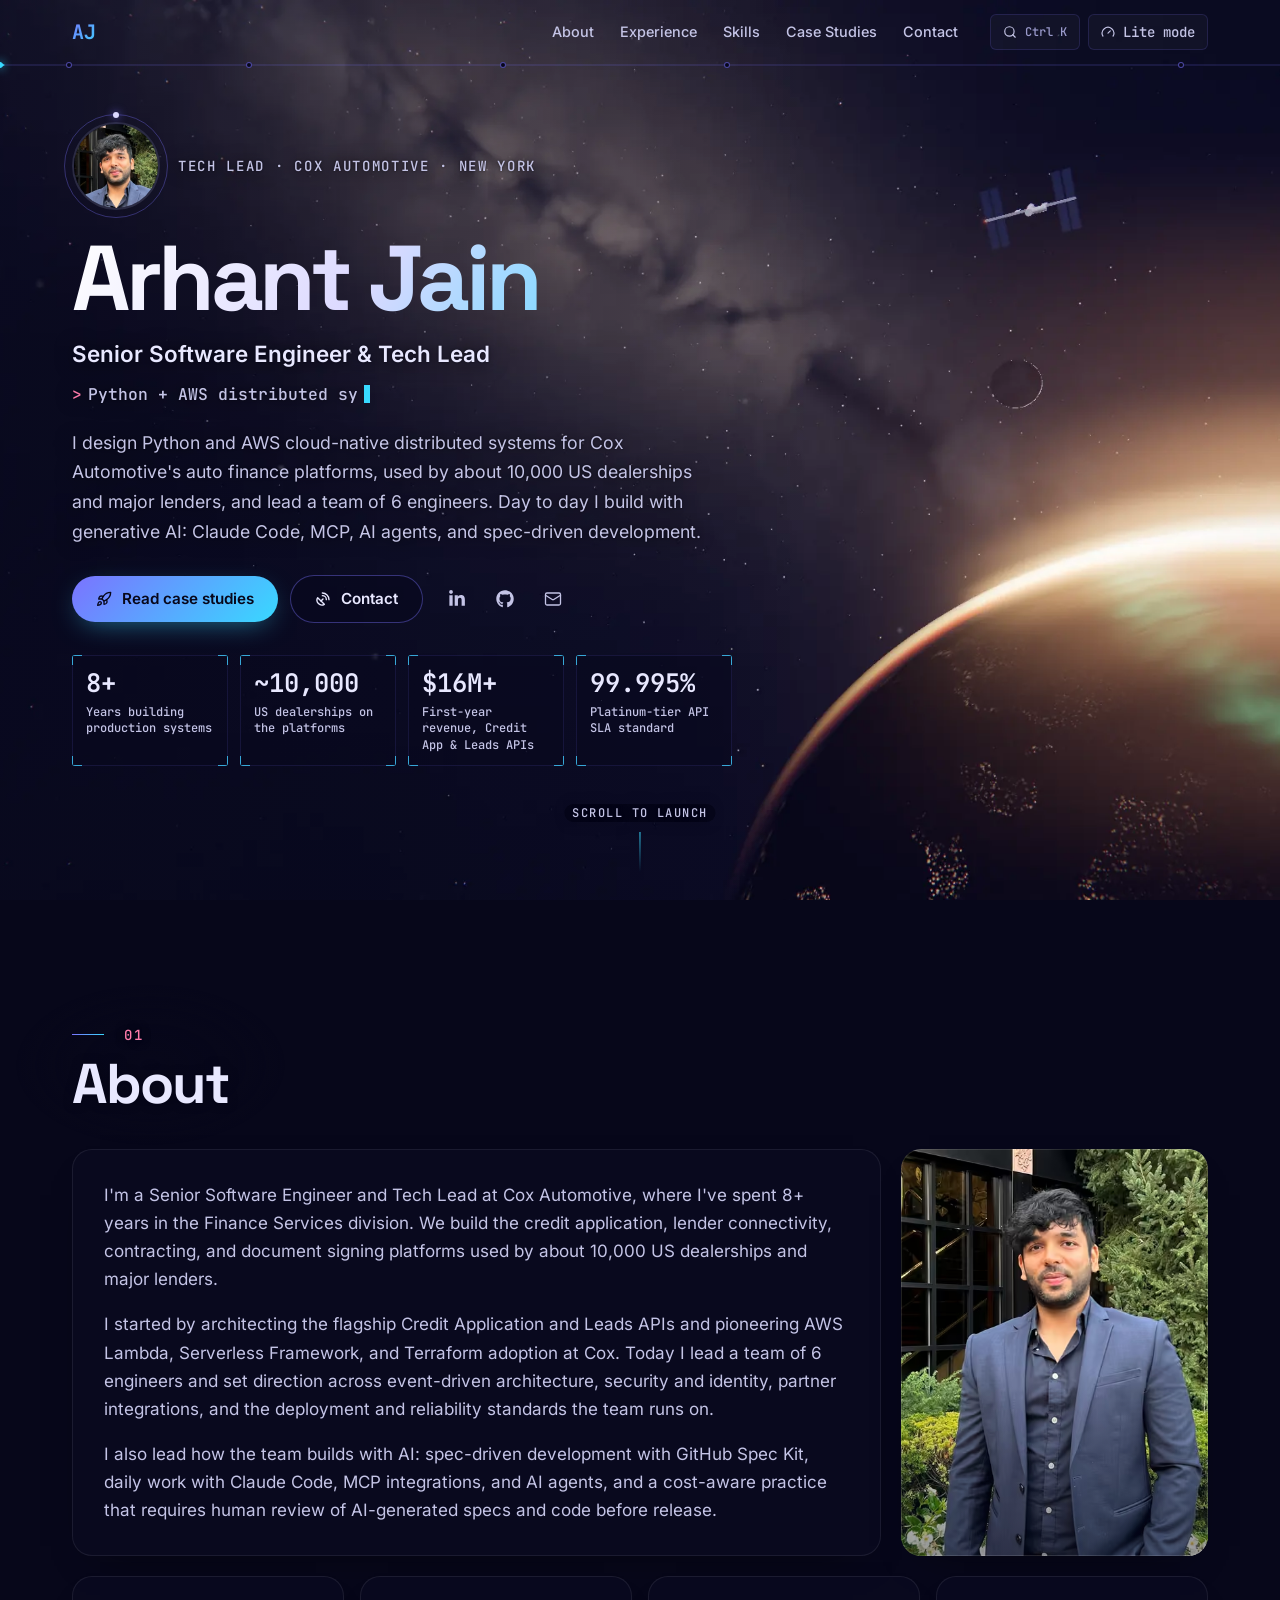
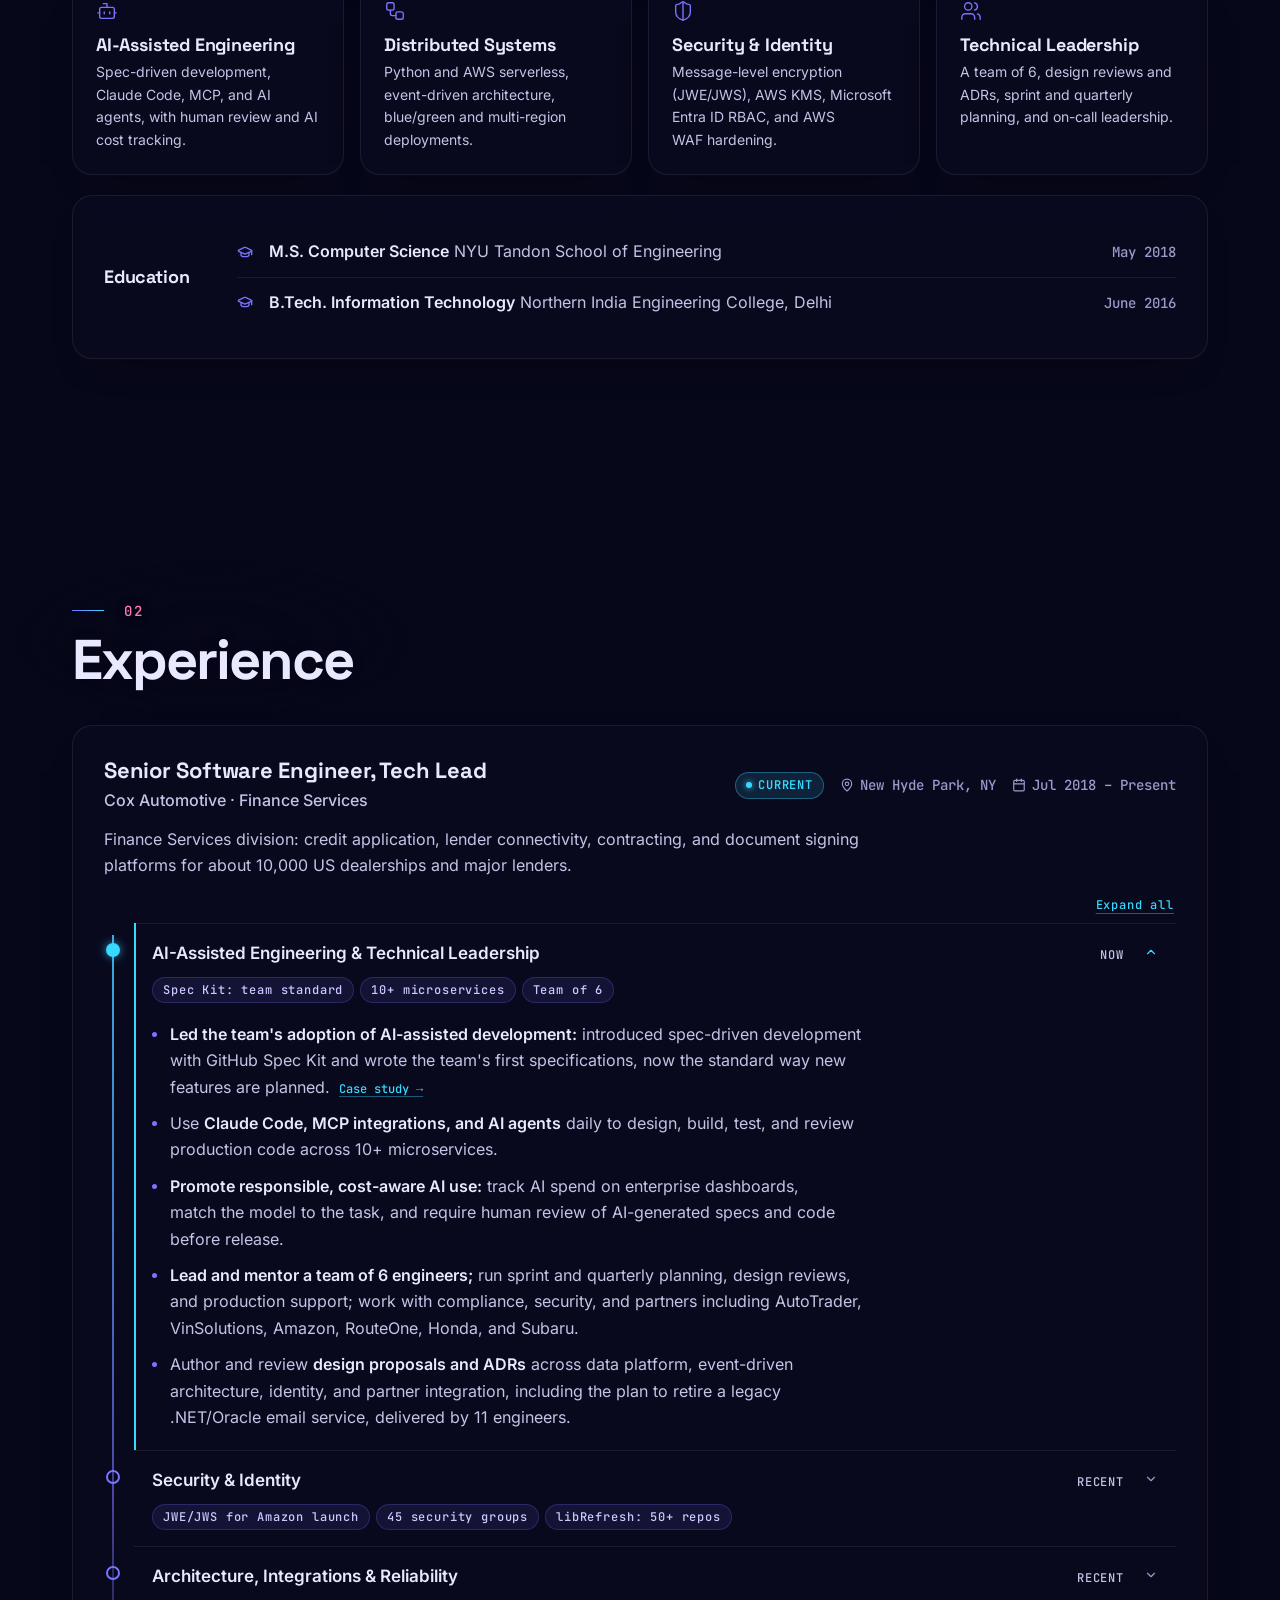
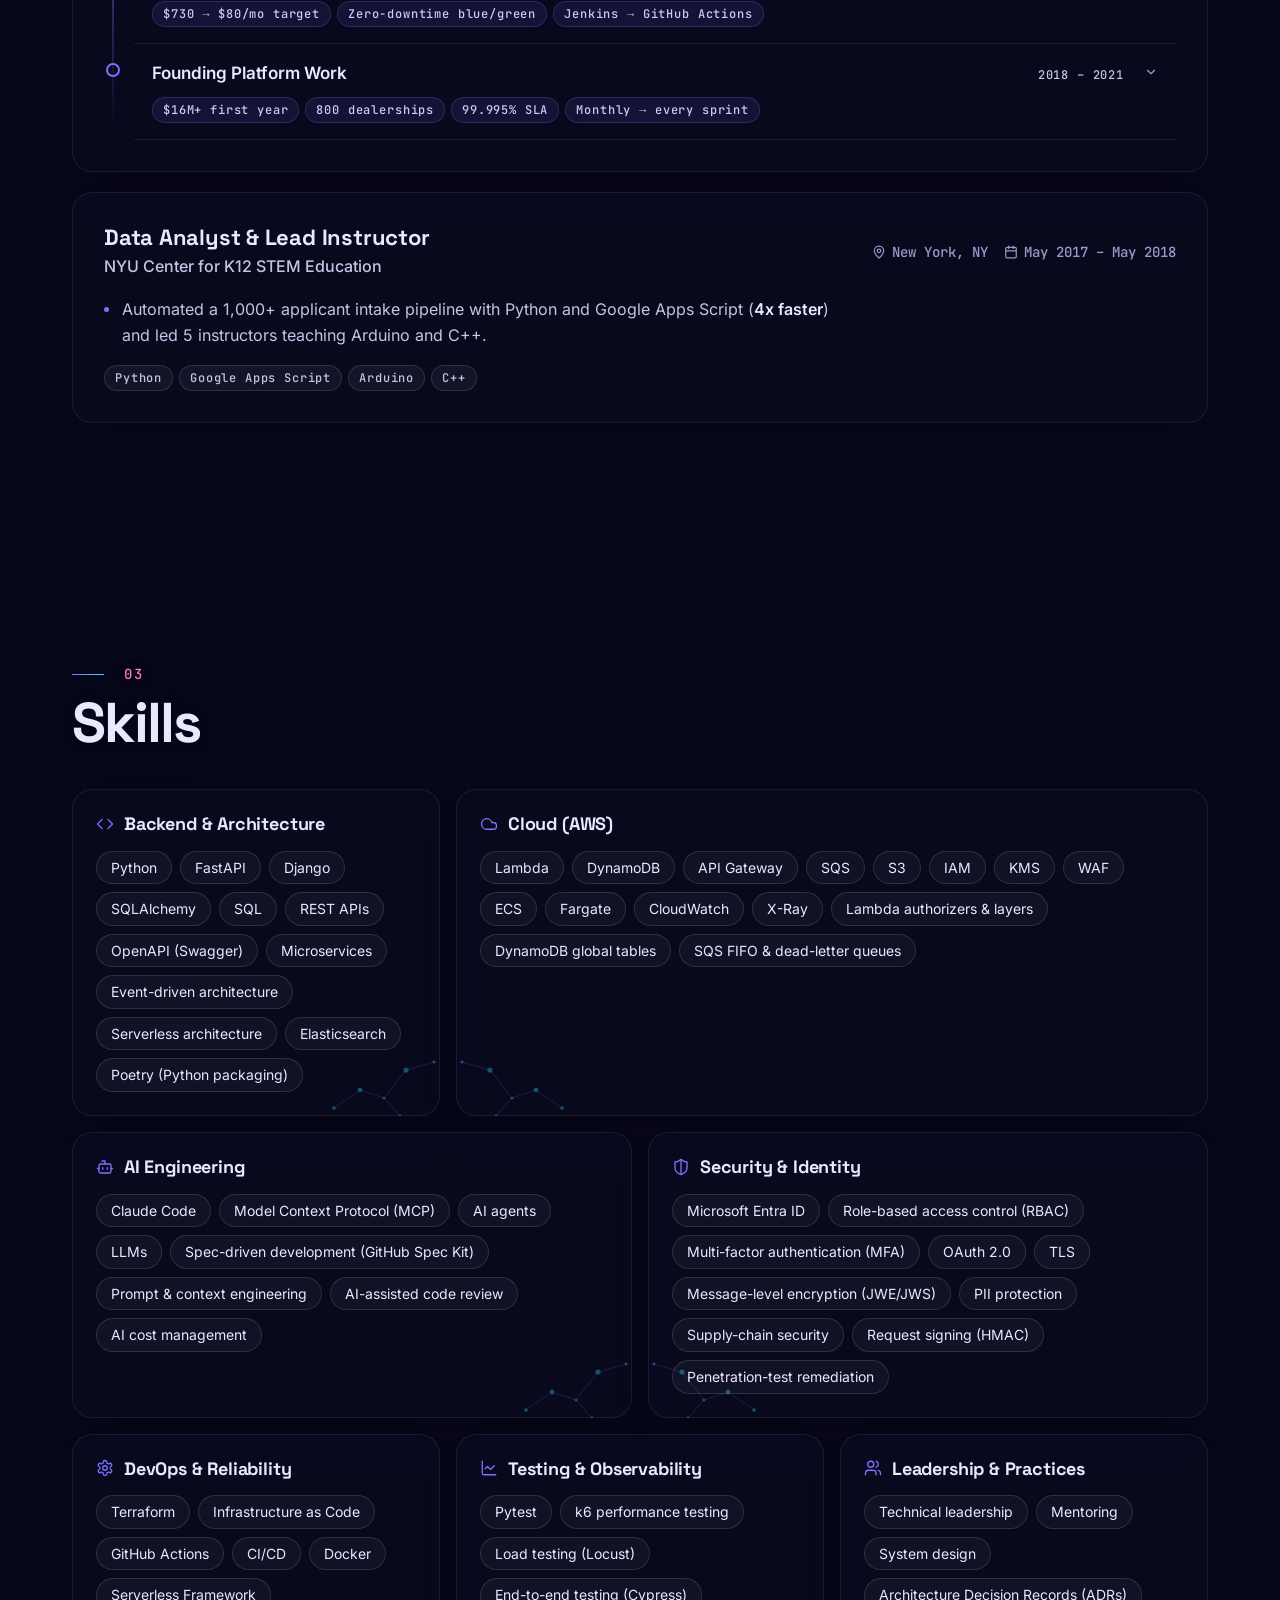
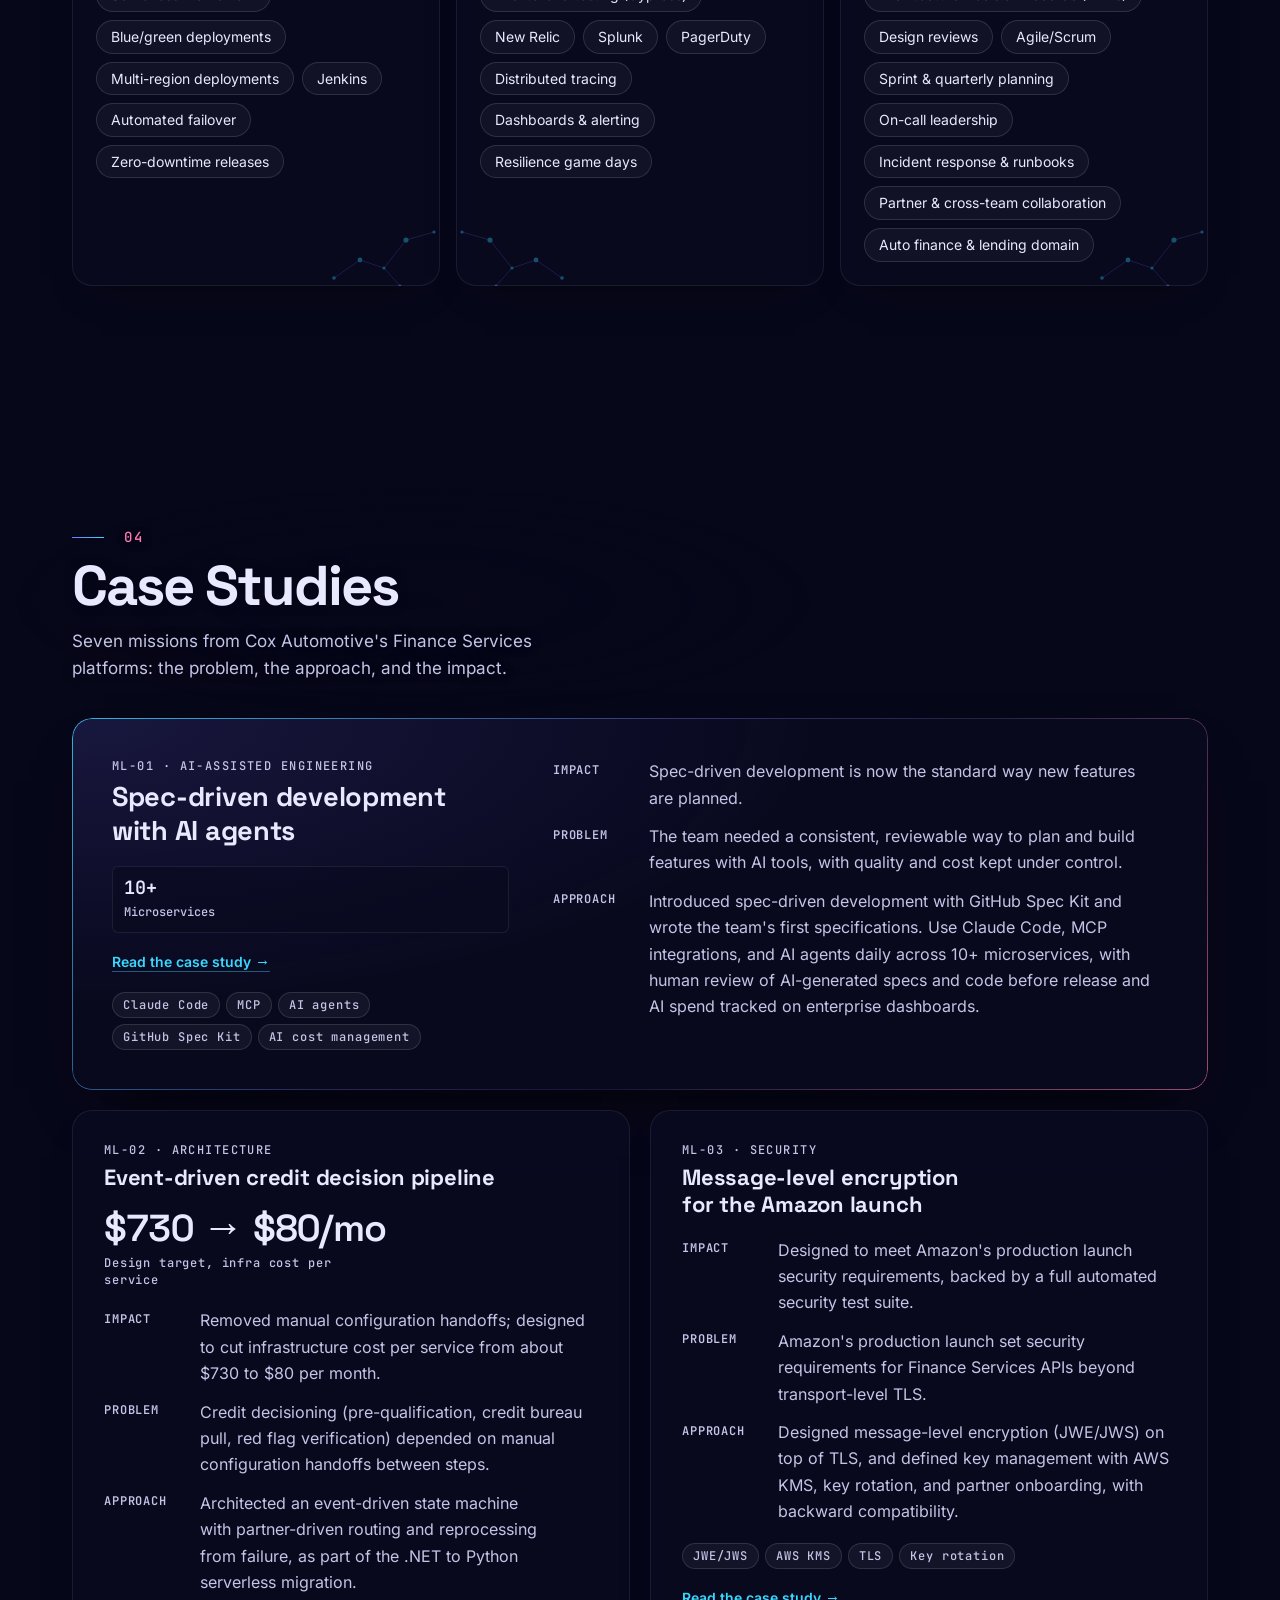
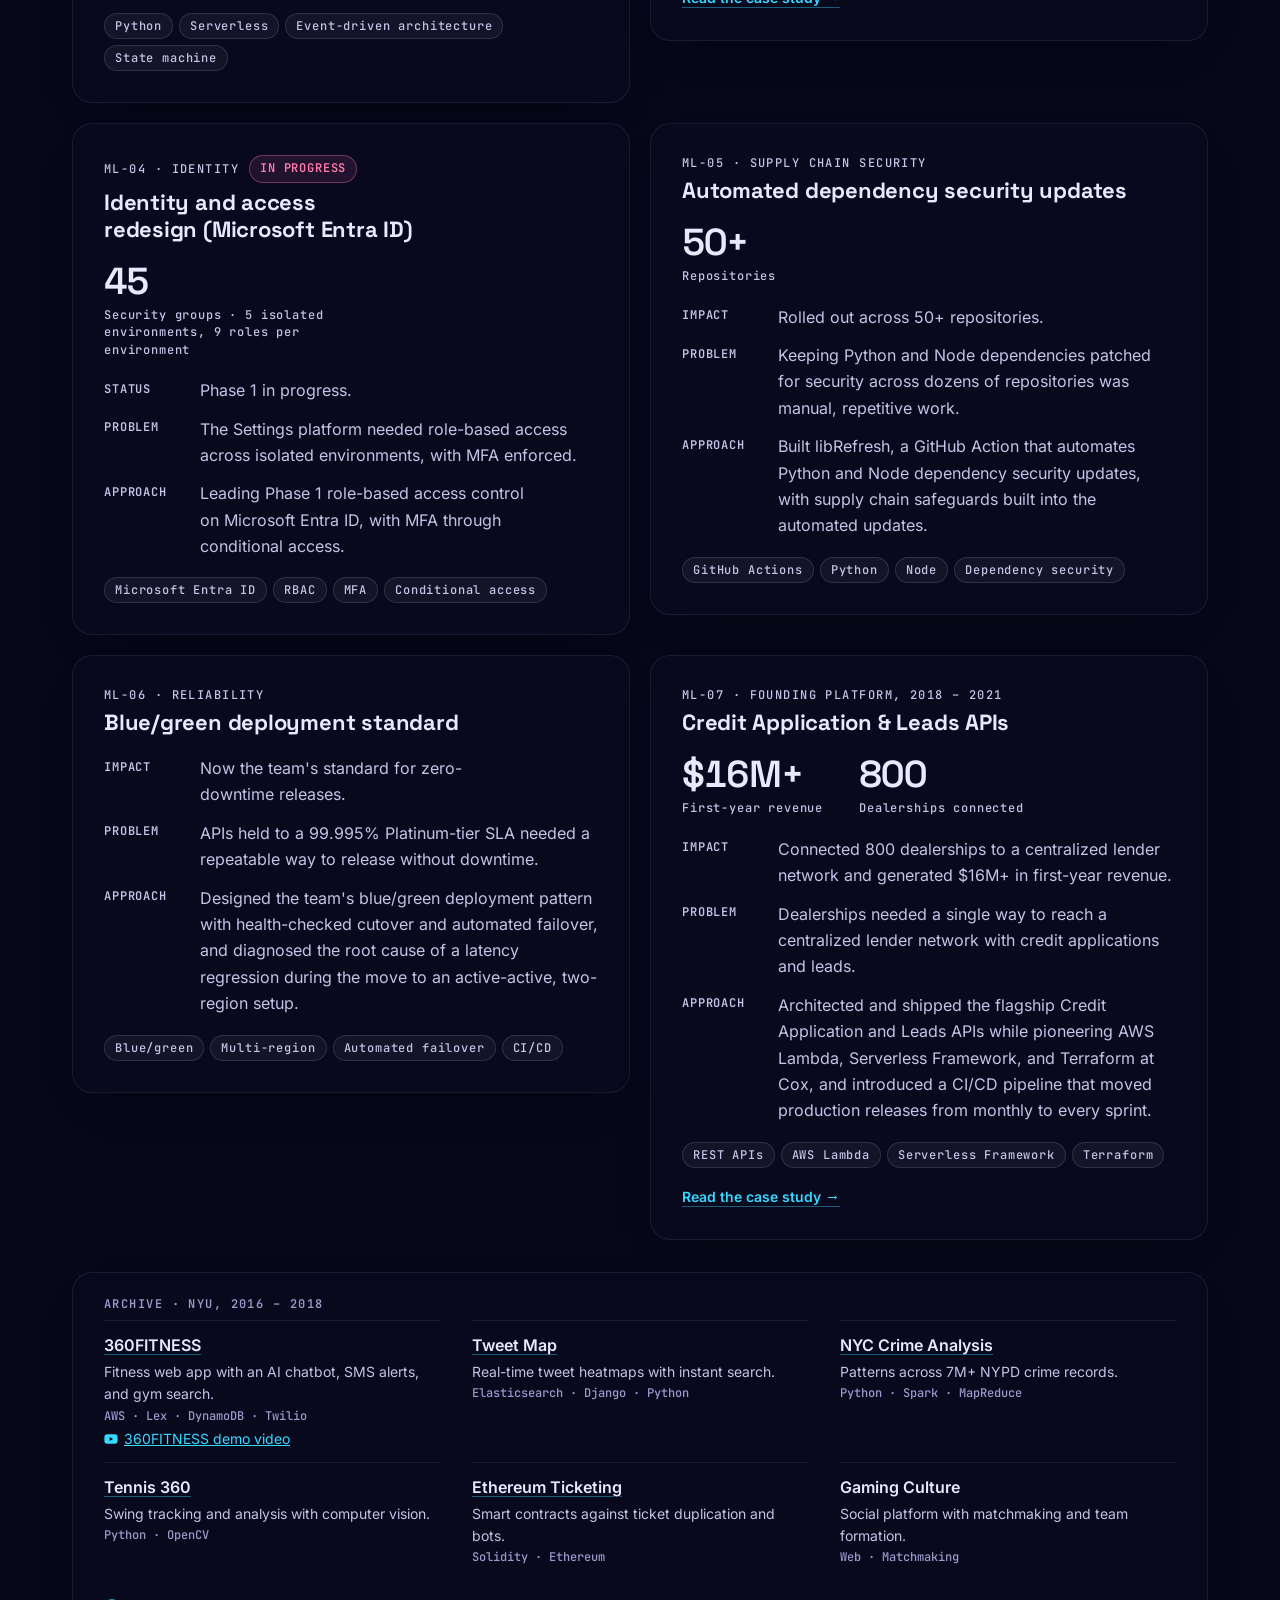
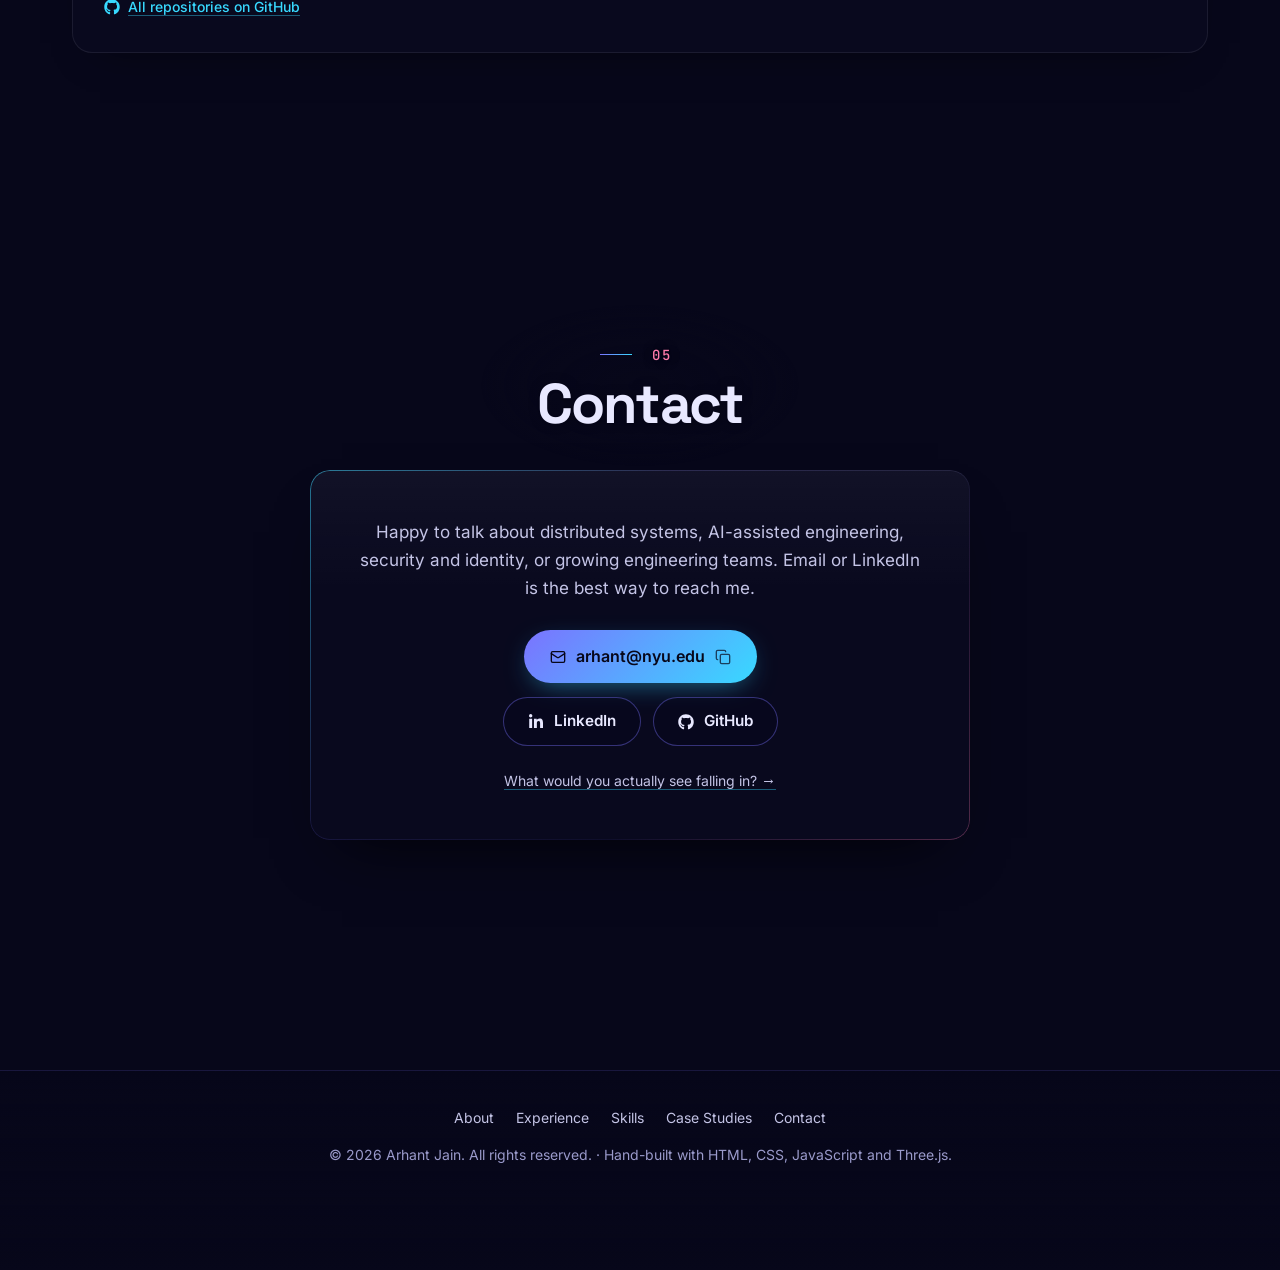
<file: index.html>
<!DOCTYPE html>
<html lang="en">
<head>
    <meta charset="UTF-8">
    <meta name="viewport" content="width=device-width, initial-scale=1">
    <title>Arhant Jain | Senior Software Engineer &amp; Tech Lead</title>
    <meta name="description" content="Arhant Jain is a Senior Software Engineer and Tech Lead at Cox Automotive building Python and AWS distributed systems and leading AI-assisted engineering.">
    <meta name="author" content="Arhant Jain">
    <link rel="canonical" href="https://arhant.github.io/">
    <meta name="google-site-verification" content="xbwDL2es9Ts2Sa5QCIH2RNsp12OOqBlCKlvZD2_yLmo">
    <meta name="theme-color" content="#07071a">
    <meta name="color-scheme" content="dark">

    <!-- Open Graph / social -->
    <meta property="og:type" content="profile">
    <meta property="og:site_name" content="Arhant Jain">
    <meta property="og:locale" content="en_US">
    <meta property="og:url" content="https://arhant.github.io/">
    <meta property="og:title" content="Arhant Jain | Senior Software Engineer &amp; Tech Lead">
    <meta property="og:description" content="Python and AWS distributed systems for auto finance platforms used by about 10,000 US dealerships. Tech lead for a team of 6, hands-on with AI-assisted engineering.">
    <meta property="og:image" content="https://arhant.github.io/og-image.jpg">
    <meta property="og:image:width" content="1200">
    <meta property="og:image:height" content="630">
    <meta property="og:image:alt" content="Arhant Jain, Senior Software Engineer and Tech Lead, over a planet rising in space">
    <meta property="profile:first_name" content="Arhant">
    <meta property="profile:last_name" content="Jain">
    <meta name="twitter:card" content="summary_large_image">
    <meta name="twitter:image:alt" content="Arhant Jain, Senior Software Engineer and Tech Lead, over a planet rising in space">

    <link rel="icon" href="favicon.svg" type="image/svg+xml">
    <link rel="icon" href="favicon.png" sizes="32x32" type="image/png">
    <link rel="apple-touch-icon" href="apple-touch-icon.png">

    <!-- Motion mode is decided before first paint: lite never downloads the 3D scene.
         html.save-data skips the poster stills; html.intro plays the hero entrance once per session. -->
    <script>
        (function (d) {
            var root = d.documentElement;
            var m = null;
            var save = !!(navigator.connection && navigator.connection.saveData);
            try { m = localStorage.getItem('motion'); } catch (e) {}
            if (m !== 'full' && m !== 'lite') {
                var reduce = window.matchMedia && matchMedia('(prefers-reduced-motion: reduce)').matches;
                m = (reduce || save) ? 'lite' : 'full';
            }
            root.classList.add('js');
            if (save) root.classList.add('save-data');
            root.dataset.motion = m;
            // Page-to-page transitions only with full motion. Registered here, before first render;
            // main.js (a deferred module) could miss this event. It handles pageswap.
            // Skipping rejects the transition's ready promise: handled, so it never logs as an error.
            addEventListener('pagereveal', function (e) {
                if (!e.viewTransition || root.dataset.motion === 'full') return;
                e.viewTransition.ready.catch(function () {});
                e.viewTransition.skipTransition();
            });

            // Entrance only for a fresh visit that starts at the top: not deep links, restores or Back
            if (m !== 'full') return;
            var hash = location.hash;
            var navEntry = performance.getEntriesByType ? performance.getEntriesByType('navigation')[0] : null;
            if ((hash && hash !== '#hero' && hash !== '#main') || window.scrollY > 0
                || (navEntry && navEntry.type === 'back_forward')) return;
            try {
                if (sessionStorage.getItem('intro')) return;
                sessionStorage.setItem('intro', '1');
            } catch (e) { return; }
            root.classList.add('intro');
            // Dropped once the entrance is over, so switching 3D off and on never replays it
            requestAnimationFrame(function () {
                setTimeout(function () { root.classList.remove('intro'); }, 1200);
            });
        })(document);
    </script>

    <!-- Self-hosted fonts: preload the two faces above the fold (JetBrains Mono loads on demand) -->
    <link rel="preload" href="fonts/inter-latin-wght-normal.woff2" as="font" type="font/woff2" crossorigin>
    <link rel="preload" href="fonts/space-grotesk-latin-wght-normal.woff2" as="font" type="font/woff2" crossorigin>
    <link rel="stylesheet" href="css/style.css">

    <script type="importmap">
        {
            "imports": {
                "three": "./js/vendor/three/three.module.min.js",
                "three/addons/": "./js/vendor/three/addons/"
            }
        }
    </script>
    <script type="module" src="js/main.js"></script>

    <script type="application/ld+json">
        {
            "@context": "https://schema.org",
            "@type": "ProfilePage",
            "url": "https://arhant.github.io/",
            "mainEntity": {
                "@type": "Person",
                "name": "Arhant Jain",
                "url": "https://arhant.github.io/",
                "image": "https://arhant.github.io/img/arhant-jain-portrait-960.jpg",
                "jobTitle": "Senior Software Engineer, Tech Lead",
                "worksFor": { "@type": "Organization", "name": "Cox Automotive" },
                "alumniOf": [
                    { "@type": "CollegeOrUniversity", "name": "NYU Tandon School of Engineering" },
                    { "@type": "CollegeOrUniversity", "name": "Northern India Engineering College" }
                ],
                "sameAs": ["https://www.linkedin.com/in/arhant-jain", "https://github.com/arhant"],
                "knowsAbout": ["Python", "Amazon Web Services", "Distributed systems", "Event-driven architecture",
                    "AI-assisted software engineering", "Model Context Protocol", "Microsoft Entra ID", "Terraform",
                    "FastAPI", "AWS Lambda", "Microservices", "Spec-driven development", "API security", "Infrastructure as code"]
            }
        }
    </script>

    <!-- Warm the case-study pages when a link to one is hovered or pressed (prefetch only, never prerender) -->
    <script type="speculationrules">
        {
            "prefetch": [
                { "where": { "href_matches": "/work/*" }, "eagerness": "moderate" }
            ]
        }
    </script>

    <!-- Google Analytics: the deploy workflow replaces the placeholder with the
         GA_MEASUREMENT_ID repository secret. Left unreplaced (local dev), GA stays off. -->
    <script>
        (function () {
            var id = '__GA_MEASUREMENT_ID__';
            if (!/^G-[A-Z0-9]+$/.test(id)) return;
            var s = document.createElement('script');
            s.async = true;
            s.src = 'https://www.googletagmanager.com/gtag/js?id=' + id;
            document.head.appendChild(s);
            window.dataLayer = window.dataLayer || [];
            window.gtag = function () { window.dataLayer.push(arguments); };
            window.gtag('js', new Date());
            window.gtag('config', id);
        })();
    </script>
</head>
<body>
    <svg xmlns="http://www.w3.org/2000/svg" class="sprite" width="0" height="0" aria-hidden="true" focusable="false">
      <!-- Line icons: Lucide 0.460.0, https://lucide.dev, ISC. Stroke width is set from CSS (.icon). -->
      <symbol id="i-bars" viewBox="0 0 24 24" fill="none" stroke="currentColor" stroke-linecap="round" stroke-linejoin="round"><line x1="4" x2="20" y1="12" y2="12"/><line x1="4" x2="20" y1="6" y2="6"/><line x1="4" x2="20" y1="18" y2="18"/></symbol>
      <symbol id="i-calendar" viewBox="0 0 24 24" fill="none" stroke="currentColor" stroke-linecap="round" stroke-linejoin="round"><path d="M8 2v4"/><path d="M16 2v4"/><rect width="18" height="18" x="3" y="4" rx="2"/><path d="M3 10h18"/></symbol>
      <symbol id="i-chart-line" viewBox="0 0 24 24" fill="none" stroke="currentColor" stroke-linecap="round" stroke-linejoin="round"><path d="M3 3v16a2 2 0 0 0 2 2h16"/><path d="m19 9-5 5-4-4-3 3"/></symbol>
      <symbol id="i-check" viewBox="0 0 24 24" fill="none" stroke="currentColor" stroke-linecap="round" stroke-linejoin="round"><path d="M20 6 9 17l-5-5"/></symbol>
      <symbol id="i-chevron-down" viewBox="0 0 24 24" fill="none" stroke="currentColor" stroke-linecap="round" stroke-linejoin="round"><path d="m6 9 6 6 6-6"/></symbol>
      <symbol id="i-cloud" viewBox="0 0 24 24" fill="none" stroke="currentColor" stroke-linecap="round" stroke-linejoin="round"><path d="M17.5 19H9a7 7 0 1 1 6.71-9h1.79a4.5 4.5 0 1 1 0 9Z"/></symbol>
      <symbol id="i-code" viewBox="0 0 24 24" fill="none" stroke="currentColor" stroke-linecap="round" stroke-linejoin="round"><polyline points="16 18 22 12 16 6"/><polyline points="8 6 2 12 8 18"/></symbol>
      <symbol id="i-copy" viewBox="0 0 24 24" fill="none" stroke="currentColor" stroke-linecap="round" stroke-linejoin="round"><rect width="14" height="14" x="8" y="8" rx="2" ry="2"/><path d="M4 16c-1.1 0-2-.9-2-2V4c0-1.1.9-2 2-2h10c1.1 0 2 .9 2 2"/></symbol>
      <symbol id="i-diagram-project" viewBox="0 0 24 24" fill="none" stroke="currentColor" stroke-linecap="round" stroke-linejoin="round"><rect width="8" height="8" x="3" y="3" rx="2"/><path d="M7 11v4a2 2 0 0 0 2 2h4"/><rect width="8" height="8" x="13" y="13" rx="2"/></symbol>
      <symbol id="i-envelope" viewBox="0 0 24 24" fill="none" stroke="currentColor" stroke-linecap="round" stroke-linejoin="round"><rect width="20" height="16" x="2" y="4" rx="2"/><path d="m22 7-8.97 5.7a1.94 1.94 0 0 1-2.06 0L2 7"/></symbol>
      <symbol id="i-feather" viewBox="0 0 24 24" fill="none" stroke="currentColor" stroke-linecap="round" stroke-linejoin="round"><path d="M12.67 19a2 2 0 0 0 1.416-.588l6.154-6.172a6 6 0 0 0-8.49-8.49L5.586 9.914A2 2 0 0 0 5 11.328V18a1 1 0 0 0 1 1z"/><path d="M16 8 2 22"/><path d="M17.5 15H9"/></symbol>
      <symbol id="i-gears" viewBox="0 0 24 24" fill="none" stroke="currentColor" stroke-linecap="round" stroke-linejoin="round"><path d="M12.22 2h-.44a2 2 0 0 0-2 2v.18a2 2 0 0 1-1 1.73l-.43.25a2 2 0 0 1-2 0l-.15-.08a2 2 0 0 0-2.73.73l-.22.38a2 2 0 0 0 .73 2.73l.15.1a2 2 0 0 1 1 1.72v.51a2 2 0 0 1-1 1.74l-.15.09a2 2 0 0 0-.73 2.73l.22.38a2 2 0 0 0 2.73.73l.15-.08a2 2 0 0 1 2 0l.43.25a2 2 0 0 1 1 1.73V20a2 2 0 0 0 2 2h.44a2 2 0 0 0 2-2v-.18a2 2 0 0 1 1-1.73l.43-.25a2 2 0 0 1 2 0l.15.08a2 2 0 0 0 2.73-.73l.22-.39a2 2 0 0 0-.73-2.73l-.15-.08a2 2 0 0 1-1-1.74v-.5a2 2 0 0 1 1-1.74l.15-.09a2 2 0 0 0 .73-2.73l-.22-.38a2 2 0 0 0-2.73-.73l-.15.08a2 2 0 0 1-2 0l-.43-.25a2 2 0 0 1-1-1.73V4a2 2 0 0 0-2-2z"/><circle cx="12" cy="12" r="3"/></symbol>
      <symbol id="i-graduation-cap" viewBox="0 0 24 24" fill="none" stroke="currentColor" stroke-linecap="round" stroke-linejoin="round"><path d="M21.42 10.922a1 1 0 0 0-.019-1.838L12.83 5.18a2 2 0 0 0-1.66 0L2.6 9.08a1 1 0 0 0 0 1.832l8.57 3.908a2 2 0 0 0 1.66 0z"/><path d="M22 10v6"/><path d="M6 12.5V16a6 3 0 0 0 12 0v-3.5"/></symbol>
      <symbol id="i-location-dot" viewBox="0 0 24 24" fill="none" stroke="currentColor" stroke-linecap="round" stroke-linejoin="round"><path d="M20 10c0 4.993-5.539 10.193-7.399 11.799a1 1 0 0 1-1.202 0C9.539 20.193 4 14.993 4 10a8 8 0 0 1 16 0"/><circle cx="12" cy="10" r="3"/></symbol>
      <symbol id="i-magnifying-glass" viewBox="0 0 24 24" fill="none" stroke="currentColor" stroke-linecap="round" stroke-linejoin="round"><circle cx="11" cy="11" r="8"/><path d="m21 21-4.3-4.3"/></symbol>
      <symbol id="i-robot" viewBox="0 0 24 24" fill="none" stroke="currentColor" stroke-linecap="round" stroke-linejoin="round"><path d="M12 8V4H8"/><rect width="16" height="12" x="4" y="8" rx="2"/><path d="M2 14h2"/><path d="M20 14h2"/><path d="M15 13v2"/><path d="M9 13v2"/></symbol>
      <symbol id="i-rocket" viewBox="0 0 24 24" fill="none" stroke="currentColor" stroke-linecap="round" stroke-linejoin="round"><path d="M4.5 16.5c-1.5 1.26-2 5-2 5s3.74-.5 5-2c.71-.84.7-2.13-.09-2.91a2.18 2.18 0 0 0-2.91-.09z"/><path d="m12 15-3-3a22 22 0 0 1 2-3.95A12.88 12.88 0 0 1 22 2c0 2.72-.78 7.5-6 11a22.35 22.35 0 0 1-4 2z"/><path d="M9 12H4s.55-3.03 2-4c1.62-1.08 5 0 5 0"/><path d="M12 15v5s3.03-.55 4-2c1.08-1.62 0-5 0-5"/></symbol>
      <symbol id="i-satellite-dish" viewBox="0 0 24 24" fill="none" stroke="currentColor" stroke-linecap="round" stroke-linejoin="round"><path d="M4 10a7.31 7.31 0 0 0 10 10Z"/><path d="m9 15 3-3"/><path d="M17 13a6 6 0 0 0-6-6"/><path d="M21 13A10 10 0 0 0 11 3"/></symbol>
      <symbol id="i-shield-halved" viewBox="0 0 24 24" fill="none" stroke="currentColor" stroke-linecap="round" stroke-linejoin="round"><path d="M20 13c0 5-3.5 7.5-7.66 8.95a1 1 0 0 1-.67-.01C7.5 20.5 4 18 4 13V6a1 1 0 0 1 1-1c2 0 4.5-1.2 6.24-2.72a1.17 1.17 0 0 1 1.52 0C14.51 3.81 17 5 19 5a1 1 0 0 1 1 1z"/><path d="M12 22V2"/></symbol>
      <symbol id="i-sitemap" viewBox="0 0 24 24" fill="none" stroke="currentColor" stroke-linecap="round" stroke-linejoin="round"><rect x="16" y="16" width="6" height="6" rx="1"/><rect x="2" y="16" width="6" height="6" rx="1"/><rect x="9" y="2" width="6" height="6" rx="1"/><path d="M5 16v-3a1 1 0 0 1 1-1h12a1 1 0 0 1 1 1v3"/><path d="M12 12V8"/></symbol>
      <symbol id="i-users-gear" viewBox="0 0 24 24" fill="none" stroke="currentColor" stroke-linecap="round" stroke-linejoin="round"><path d="M16 21v-2a4 4 0 0 0-4-4H6a4 4 0 0 0-4 4v2"/><circle cx="9" cy="7" r="4"/><path d="M22 21v-2a4 4 0 0 0-3-3.87"/><path d="M16 3.13a4 4 0 0 1 0 7.75"/></symbol>
      <symbol id="i-xmark" viewBox="0 0 24 24" fill="none" stroke="currentColor" stroke-linecap="round" stroke-linejoin="round"><path d="M18 6 6 18"/><path d="m6 6 12 12"/></symbol>
      <symbol id="i-arrow-up" viewBox="0 0 24 24" fill="none" stroke="currentColor" stroke-linecap="round" stroke-linejoin="round"><path d="m5 12 7-7 7 7"/><path d="M12 19V5"/></symbol>
      <symbol id="i-arrow-up-right" viewBox="0 0 24 24" fill="none" stroke="currentColor" stroke-linecap="round" stroke-linejoin="round"><path d="M7 7h10v10"/><path d="M7 17 17 7"/></symbol>
      <symbol id="i-arrow-left" viewBox="0 0 24 24" fill="none" stroke="currentColor" stroke-linecap="round" stroke-linejoin="round"><path d="m12 19-7-7 7-7"/><path d="M19 12H5"/></symbol>
      <symbol id="i-gauge" viewBox="0 0 24 24" fill="none" stroke="currentColor" stroke-linecap="round" stroke-linejoin="round"><path d="m12 14 4-4"/><path d="M3.34 19a10 10 0 1 1 17.32 0"/></symbol>
      <symbol id="i-orbit" viewBox="0 0 24 24" fill="none" stroke="currentColor" stroke-linecap="round" stroke-linejoin="round"><circle cx="12" cy="12" r="3"/><circle cx="19" cy="5" r="2"/><circle cx="5" cy="19" r="2"/><path d="M10.4 21.9a10 10 0 0 0 9.941-15.416"/><path d="M13.5 2.1a10 10 0 0 0-9.841 15.416"/></symbol>
      <symbol id="i-external-link" viewBox="0 0 24 24" fill="none" stroke="currentColor" stroke-linecap="round" stroke-linejoin="round"><path d="M15 3h6v6"/><path d="M10 14 21 3"/><path d="M18 13v6a2 2 0 0 1-2 2H5a2 2 0 0 1-2-2V8a2 2 0 0 1 2-2h6"/></symbol>
      <!-- Brand marks: Font Awesome Free 6.5.1 Brands by @fontawesome, https://fontawesome.com, CC BY 4.0. Filled, never stroked. -->
      <symbol id="i-github" viewBox="0 0 496 512" fill="currentColor" stroke="none"><path d="M165.9 397.4c0 2-2.3 3.6-5.2 3.6-3.3.3-5.6-1.3-5.6-3.6 0-2 2.3-3.6 5.2-3.6 3-.3 5.6 1.3 5.6 3.6zm-31.1-4.5c-.7 2 1.3 4.3 4.3 4.9 2.6 1 5.6 0 6.2-2s-1.3-4.3-4.3-5.2c-2.6-.7-5.5.3-6.2 2.3zm44.2-1.7c-2.9.7-4.9 2.6-4.6 4.9.3 2 2.9 3.3 5.9 2.6 2.9-.7 4.9-2.6 4.6-4.6-.3-1.9-3-3.2-5.9-2.9zM244.8 8C106.1 8 0 113.3 0 252c0 110.9 69.8 205.8 169.5 239.2 12.8 2.3 17.3-5.6 17.3-12.1 0-6.2-.3-40.4-.3-61.4 0 0-70 15-84.7-29.8 0 0-11.4-29.1-27.8-36.6 0 0-22.9-15.7 1.6-15.4 0 0 24.9 2 38.6 25.8 21.9 38.6 58.6 27.5 72.9 20.9 2.3-16 8.8-27.1 16-33.7-55.9-6.2-112.3-14.3-112.3-110.5 0-27.5 7.6-41.3 23.6-58.9-2.6-6.5-11.1-33.3 2.6-67.9 20.9-6.5 69 27 69 27 20-5.6 41.5-8.5 62.8-8.5s42.8 2.9 62.8 8.5c0 0 48.1-33.6 69-27 13.7 34.7 5.2 61.4 2.6 67.9 16 17.7 25.8 31.5 25.8 58.9 0 96.5-58.9 104.2-114.8 110.5 9.2 7.9 17 22.9 17 46.4 0 33.7-.3 75.4-.3 83.6 0 6.5 4.6 14.4 17.3 12.1C428.2 457.8 496 362.9 496 252 496 113.3 383.5 8 244.8 8zM97.2 352.9c-1.3 1-1 3.3.7 5.2 1.6 1.6 3.9 2.3 5.2 1 1.3-1 1-3.3-.7-5.2-1.6-1.6-3.9-2.3-5.2-1zm-10.8-8.1c-.7 1.3.3 2.9 2.3 3.9 1.6 1 3.6.7 4.3-.7.7-1.3-.3-2.9-2.3-3.9-2-.6-3.6-.3-4.3.7zm32.4 35.6c-1.6 1.3-1 4.3 1.3 6.2 2.3 2.3 5.2 2.6 6.5 1 1.3-1.3.7-4.3-1.3-6.2-2.2-2.3-5.2-2.6-6.5-1zm-11.4-14.7c-1.6 1-1.6 3.6 0 5.9 1.6 2.3 4.3 3.3 5.6 2.3 1.6-1.3 1.6-3.9 0-6.2-1.4-2.3-4-3.3-5.6-2z"/></symbol>
      <symbol id="i-linkedin-in" viewBox="0 0 448 512" fill="currentColor" stroke="none"><path d="M100.28 448H7.4V148.9h92.88zM53.79 108.1C24.09 108.1 0 83.5 0 53.8a53.79 53.79 0 0 1 107.58 0c0 29.7-24.1 54.3-53.79 54.3zM447.9 448h-92.68V302.4c0-34.7-.7-79.2-48.29-79.2-48.29 0-55.69 37.7-55.69 76.7V448h-92.78V148.9h89.08v40.8h1.3c12.4-23.5 42.69-48.3 87.88-48.3 94 0 111.28 61.9 111.28 142.3V448z"/></symbol>
      <symbol id="i-youtube" viewBox="0 0 576 512" fill="currentColor" stroke="none"><path d="M549.655 124.083c-6.281-23.65-24.787-42.276-48.284-48.597C458.781 64 288 64 288 64S117.22 64 74.629 75.486c-23.497 6.322-42.003 24.947-48.284 48.597-11.412 42.867-11.412 132.305-11.412 132.305s0 89.438 11.412 132.305c6.281 23.65 24.787 41.5 48.284 47.821C117.22 448 288 448 288 448s170.78 0 213.371-11.486c23.497-6.321 42.003-24.171 48.284-47.821 11.412-42.867 11.412-132.305 11.412-132.305s0-89.438-11.412-132.305zm-317.51 213.508V175.185l142.739 81.205-142.739 81.201z"/></symbol>
    </svg>

    <a href="#main" class="skip-link">Skip to content</a>

    <!-- Static space backdrop: shown in lite mode, without JS, and until the 3D scene is ready.
         .backdrop--poster paints a still of the real scene where the browser supports it. -->
    <div class="backdrop backdrop--poster" aria-hidden="true">
        <div class="backdrop-band"></div>
        <div class="backdrop-stars backdrop-stars--near"></div>
        <div class="backdrop-stars backdrop-stars--far"></div>
    </div>
    <canvas id="space-canvas" aria-hidden="true"></canvas>

    <!-- ==================== HUD / NAVIGATION ==================== -->
    <header class="hud">
        <nav class="nav" aria-label="Primary">
            <div class="nav-inner">
                <a href="#hero" class="nav-logo" aria-label="AJ, Arhant Jain, back to top">AJ</a>
                <span id="section-label" class="section-label" aria-hidden="true"></span>
                <p id="scene-caption" class="scene-caption" aria-hidden="true" hidden></p>
                <ul class="nav-links" role="list">
                    <li><a href="#about" data-nav="about">About</a></li>
                    <li><a href="#experience" data-nav="experience">Experience</a></li>
                    <li><a href="#skills" data-nav="skills">Skills</a></li>
                    <li><a href="#projects" data-nav="projects">Case Studies</a></li>
                    <li><a href="#contact" data-nav="contact">Contact</a></li>
                </ul>
                <div class="nav-actions">
                    <button type="button" class="hud-btn" id="palette-btn" hidden aria-keyshortcuts="Control+K Meta+K Slash">
                        <svg class="icon" aria-hidden="true" focusable="false"><use href="#i-magnifying-glass"/></svg>
                        <kbd class="kbd-hint">Ctrl K</kbd>
                        <span class="sr-only">Open command palette</span>
                    </button>
                    <button type="button" class="hud-btn" id="motion-toggle" aria-pressed="false" hidden>
                        <svg class="icon" aria-hidden="true" focusable="false"><use href="#i-gauge"/></svg>
                        <span class="hud-btn-label">Lite mode</span>
                    </button>
                    <button type="button" class="nav-toggle" aria-expanded="false" aria-controls="mobile-menu" hidden>
                        <span class="sr-only">Menu</span>
                        <svg class="icon icon-open" aria-hidden="true" focusable="false"><use href="#i-bars"/></svg>
                        <svg class="icon icon-close" aria-hidden="true" focusable="false"><use href="#i-xmark"/></svg>
                    </button>
                </div>
            </div>
            <div class="mobile-menu" id="mobile-menu">
                <ul role="list">
                    <li><a href="#about">About</a></li>
                    <li><a href="#experience">Experience</a></li>
                    <li><a href="#skills">Skills</a></li>
                    <li><a href="#projects">Case Studies</a></li>
                    <li><a href="#contact">Contact</a></li>
                </ul>
            </div>
        </nav>
        <div class="flight-track" aria-hidden="true">
            <div class="flight-fill"></div>
            <div class="flight-ship"></div>
            <ol class="flight-ticks"></ol>
        </div>
    </header>

    <main id="main" tabindex="-1">

        <!-- ==================== HERO ==================== -->
        <section id="hero" class="hero" data-scene="planet" aria-labelledby="hero-title">
            <div class="container">
                <div class="hero-panel" data-readable>
                    <div class="hero-id">
                        <div class="avatar">
                            <picture>
                                <source type="image/avif" srcset="img/arhant-jain-320.avif 320w, img/arhant-jain-480.avif 480w" sizes="(min-width: 769px) 106px, 92px">
                                <source type="image/webp" srcset="img/arhant-jain-320.webp 320w, img/arhant-jain-480.webp 480w" sizes="(min-width: 769px) 106px, 92px">
                                <img src="img/arhant-jain-320.jpg" width="88" height="88" alt="Portrait of Arhant Jain" decoding="async" fetchpriority="high">
                            </picture>
                            <span class="avatar-orbit" aria-hidden="true"></span>
                        </div>
                        <p class="mono-label">Tech&nbsp;Lead&nbsp;· Cox&nbsp;Automotive<span class="hero-loc"><span class="hero-sep"> · </span>New&nbsp;York</span></p>
                    </div>

                    <h1 id="hero-title" class="hero-name" tabindex="-1">Arhant Jain</h1>
                    <p class="hero-role">Senior Software Engineer &amp; Tech Lead</p>
                    <p class="hero-typer" aria-hidden="true"><span class="typer-prompt">&gt;</span><span id="typewriter">Python + AWS distributed systems</span><span class="typer-caret"></span></p>

                    <p class="hero-summary">
                        I design Python and AWS cloud-native distributed systems for Cox Automotive's auto finance
                        platforms, used by about 10,000 US dealerships and major lenders, and lead a team of 6 engineers.
                        Day to day I build with generative AI: Claude Code, MCP, AI agents, and spec-driven development.
                    </p>

                    <div class="hero-cta">
                        <a href="#projects" class="btn btn-primary">
                            <svg class="icon" aria-hidden="true" focusable="false"><use href="#i-rocket"/></svg>
                            Read case studies
                        </a>
                        <a href="#contact" class="btn btn-ghost">
                            <svg class="icon" aria-hidden="true" focusable="false"><use href="#i-satellite-dish"/></svg>
                            Contact
                        </a>
                        <ul class="social" role="list">
                            <li><a href="https://www.linkedin.com/in/arhant-jain" target="_blank" rel="noopener" data-track="linkedin"><svg class="icon icon--brand" aria-hidden="true" focusable="false"><use href="#i-linkedin-in"/></svg><span class="sr-only">LinkedIn (opens in a new tab)</span></a></li>
                            <li><a href="https://github.com/arhant" target="_blank" rel="noopener" data-track="github"><svg class="icon icon--brand" aria-hidden="true" focusable="false"><use href="#i-github"/></svg><span class="sr-only">GitHub (opens in a new tab)</span></a></li>
                            <li><a href="mailto:arhant@nyu.edu" data-copy-email data-track="copy_email"><svg class="icon" aria-hidden="true" focusable="false"><use href="#i-envelope"/></svg><span class="sr-only">Email arhant@nyu.edu</span></a></li>
                        </ul>
                    </div>

                    <dl class="readouts">
                        <div class="readout">
                            <dt>Years building production systems</dt>
                            <dd><span class="readout-value" aria-hidden="true">8+</span><span class="sr-only">8+</span></dd>
                        </div>
                        <div class="readout">
                            <dt>US dealerships on the platforms</dt>
                            <dd><span class="readout-value" aria-hidden="true">~10,000</span><span class="sr-only">about 10,000</span></dd>
                        </div>
                        <div class="readout">
                            <dt>First-year revenue, Credit App &amp; Leads APIs</dt>
                            <dd><span class="readout-value" aria-hidden="true">$16M+</span><span class="sr-only">$16M+</span></dd>
                        </div>
                        <div class="readout">
                            <dt>Platinum-tier API SLA standard</dt>
                            <dd><span class="readout-value" aria-hidden="true">99.995%</span><span class="sr-only">99.995%</span></dd>
                        </div>
                    </dl>
                </div>
            </div>
            <a href="#about" class="scroll-cue">
                <span>Scroll to launch</span>
                <span class="scroll-cue-line" aria-hidden="true"></span>
            </a>
        </section>

        <!-- ==================== 01 ABOUT ==================== -->
        <section id="about" class="section" data-scene="nebula" aria-labelledby="about-title">
            <div class="container">
                <header class="section-head" data-reveal data-readable>
                    <p class="mono-label" aria-hidden="true"><span class="sec-num">01</span></p>
                    <h2 id="about-title">About</h2>
                </header>

                <div class="about-grid">
                    <div class="panel panel--quiet about-text" data-reveal data-readable>
                        <p>
                            I'm a Senior Software Engineer and Tech Lead at Cox Automotive, where I've spent 8+ years in
                            the Finance Services division. We build the credit application, lender connectivity,
                            contracting, and document signing platforms used by about 10,000 US dealerships and major lenders.
                        </p>
                        <p>
                            I started by architecting the flagship Credit Application and Leads APIs and pioneering AWS Lambda,
                            Serverless Framework, and Terraform adoption at Cox. Today I lead a team of 6 engineers and set
                            direction across event-driven architecture, security and identity, partner integrations, and the
                            deployment and reliability standards the team runs on.
                        </p>
                        <p>
                            I also lead how the team builds with AI: spec-driven development with GitHub Spec Kit, daily work
                            with Claude Code, MCP integrations, and AI agents, and a cost-aware practice that requires human
                            review of AI-generated specs and code before release.
                        </p>
                    </div>

                    <div class="panel panel--quiet about-portrait" data-reveal data-readable>
                        <picture>
                            <source type="image/avif" srcset="img/arhant-jain-portrait-480.avif 480w, img/arhant-jain-portrait-720.avif 720w, img/arhant-jain-portrait-960.avif 960w" sizes="(max-width: 560px) calc(100vw - 32px), (max-width: 768px) 400px, 320px">
                            <source type="image/webp" srcset="img/arhant-jain-portrait-480.webp 480w, img/arhant-jain-portrait-720.webp 720w, img/arhant-jain-portrait-960.webp 960w" sizes="(max-width: 560px) calc(100vw - 32px), (max-width: 768px) 400px, 320px">
                            <img src="img/arhant-jain-portrait-480.jpg" srcset="img/arhant-jain-portrait-480.jpg 480w, img/arhant-jain-portrait-720.jpg 720w, img/arhant-jain-portrait-960.jpg 960w" sizes="(max-width: 560px) calc(100vw - 32px), (max-width: 768px) 400px, 320px"
                                 width="480" height="600" loading="lazy" decoding="async"
                                 alt="Arhant Jain in a navy blazer, standing outside a glass-fronted building beside evergreen trees">
                        </picture>
                    </div>

                    <ul class="focus-grid" role="list">
                        <li class="panel panel--quiet focus-card" data-reveal data-readable>
                            <svg class="icon focus-icon" aria-hidden="true" focusable="false"><use href="#i-robot"/></svg>
                            <h3>AI-Assisted Engineering</h3>
                            <p>Spec-driven development, Claude Code, MCP, and AI agents, with human review and AI cost tracking.</p>
                        </li>
                        <li class="panel panel--quiet focus-card" data-reveal data-readable>
                            <svg class="icon focus-icon" aria-hidden="true" focusable="false"><use href="#i-diagram-project"/></svg>
                            <h3>Distributed Systems</h3>
                            <p>Python and AWS serverless, event-driven architecture, blue/green and multi-region deployments.</p>
                        </li>
                        <li class="panel panel--quiet focus-card" data-reveal data-readable>
                            <svg class="icon focus-icon" aria-hidden="true" focusable="false"><use href="#i-shield-halved"/></svg>
                            <h3>Security &amp; Identity</h3>
                            <p>Message-level encryption (JWE/JWS), AWS KMS, Microsoft Entra ID RBAC, and AWS WAF hardening.</p>
                        </li>
                        <li class="panel panel--quiet focus-card" data-reveal data-readable>
                            <svg class="icon focus-icon" aria-hidden="true" focusable="false"><use href="#i-users-gear"/></svg>
                            <h3>Technical Leadership</h3>
                            <p>A team of 6, design reviews and ADRs, sprint and quarterly planning, and on-call leadership.</p>
                        </li>
                    </ul>
                </div>

                <div id="education" class="panel panel--quiet edu" data-reveal data-readable>
                    <div class="edu-head">
                        <h3>Education</h3>
                    </div>
                    <ul class="edu-list" role="list">
                        <li>
                            <svg class="icon" aria-hidden="true" focusable="false"><use href="#i-graduation-cap"/></svg>
                            <div><strong>M.S. Computer Science</strong> <span>NYU Tandon School of Engineering</span></div>
                            <span class="edu-date">May 2018</span>
                        </li>
                        <li>
                            <svg class="icon" aria-hidden="true" focusable="false"><use href="#i-graduation-cap"/></svg>
                            <div><strong>B.Tech. Information Technology</strong> <span>Northern India Engineering College, Delhi</span></div>
                            <span class="edu-date">June 2016</span>
                        </li>
                    </ul>
                </div>
            </div>
        </section>

        <!-- ==================== 02 EXPERIENCE ==================== -->
        <section id="experience" class="section" data-scene="gas-giant" aria-labelledby="experience-title">
            <div class="container">
                <header class="section-head" data-reveal data-readable>
                    <p class="mono-label" aria-hidden="true"><span class="sec-num">02</span></p>
                    <h2 id="experience-title">Experience</h2>
                </header>

                <article class="panel panel--quiet role" data-reveal data-readable>
                    <header class="role-head">
                        <div>
                            <h3>Senior Software Engineer, Tech Lead</h3>
                            <p class="role-org">Cox Automotive · Finance Services</p>
                        </div>
                        <div class="role-meta">
                            <span class="badge badge--live">Current</span>
                            <span><svg class="icon" aria-hidden="true" focusable="false"><use href="#i-location-dot"/></svg> New Hyde Park, NY</span>
                            <span><svg class="icon" aria-hidden="true" focusable="false"><use href="#i-calendar"/></svg> Jul 2018 – Present</span>
                        </div>
                    </header>
                    <p class="role-context">
                        Finance Services division: credit application, lender connectivity, contracting, and document signing
                        platforms for about 10,000 US dealerships and major lenders.
                    </p>

                    <div class="timeline-tools">
                        <button type="button" class="text-btn" id="expand-all" hidden>Expand all</button>
                    </div>

                    <ol class="timeline" role="list">
                        <li>
                            <details class="mission" open>
                                <summary>
                                    <span class="mission-top">
                                        <span class="mission-title">AI-Assisted Engineering &amp; Technical Leadership</span>
                                        <span class="mission-period">Now</span>
                                    </span>
                                    <span class="chips chips--metric">
                                        <span>Spec Kit: team standard</span><span>10+ microservices</span><span>Team of 6</span>
                                    </span>
                                    <svg class="icon mission-chevron" aria-hidden="true" focusable="false"><use href="#i-chevron-down"/></svg>
                                </summary>
                                <ul class="bullets">
                                    <li><strong>Led the team's adoption of AI-assisted development:</strong> introduced spec-driven development with GitHub Spec Kit and wrote the team's first specifications, now the standard way new features are planned. <a class="cs-link" href="#ml-spec-driven">Case study<span class="sr-only">: spec-driven development</span> →</a></li>
                                    <li>Use <strong>Claude Code, MCP integrations, and AI agents</strong> daily to design, build, test, and review production code across 10+ microservices.</li>
                                    <li><strong>Promote responsible, cost-aware AI use:</strong> track AI spend on enterprise dashboards, match the model to the task, and require human review of AI-generated specs and code before release.</li>
                                    <li><strong>Lead and mentor a team of 6 engineers;</strong> run sprint and quarterly planning, design reviews, and production support; work with compliance, security, and partners including AutoTrader, VinSolutions, Amazon, RouteOne, Honda, and Subaru.</li>
                                    <li>Author and review <strong>design proposals and ADRs</strong> across data platform, event-driven architecture, identity, and partner integration, including the plan to retire a legacy .NET/Oracle email service, delivered by 11 engineers.</li>
                                </ul>
                            </details>
                        </li>
                        <li>
                            <details class="mission">
                                <summary>
                                    <span class="mission-top">
                                        <span class="mission-title">Security &amp; Identity</span>
                                        <span class="mission-period">Recent</span>
                                    </span>
                                    <span class="chips chips--metric">
                                        <span>JWE/JWS for Amazon launch</span><span>45 security groups</span><span>libRefresh: 50+ repos</span>
                                    </span>
                                    <svg class="icon mission-chevron" aria-hidden="true" focusable="false"><use href="#i-chevron-down"/></svg>
                                </summary>
                                <ul class="bullets">
                                    <li><strong>Designed message-level encryption (JWE/JWS)</strong> for Finance Services APIs on top of TLS to meet <strong>Amazon's</strong> production launch security requirements; defined key management with AWS KMS, key rotation, and partner onboarding, with backward compatibility and a full automated security test suite. <a class="cs-link" href="#ml-mle">Case study<span class="sr-only">: message-level encryption</span> →</a></li>
                                    <li><strong>Leading the Settings platform identity redesign</strong> (Phase 1 role-based access control) on Microsoft Entra ID: 5 isolated environments, 9 roles per environment, 45 security groups, and MFA through conditional access. <a class="cs-link" href="#ml-rbac">Case study<span class="sr-only">: identity redesign</span> →</a></li>
                                    <li><strong>Led security hardening across public APIs:</strong> fixed third-party penetration test findings, modernized AWS WAF rules, added PII protection to logs and partner emails, and built supply chain safeguards into automated dependency updates.</li>
                                    <li>Built <strong>libRefresh</strong>, a GitHub Action that automates Python and Node dependency security updates, rolled out across <strong>50+ repositories</strong>. <a class="cs-link" href="#ml-librefresh">Case study<span class="sr-only">: libRefresh</span> →</a></li>
                                </ul>
                            </details>
                        </li>
                        <li>
                            <details class="mission">
                                <summary>
                                    <span class="mission-top">
                                        <span class="mission-title">Architecture, Integrations &amp; Reliability</span>
                                        <span class="mission-period">Recent</span>
                                    </span>
                                    <span class="chips chips--metric">
                                        <span>$730 → $80/mo target</span><span>Zero-downtime blue/green</span><span>Jenkins → GitHub Actions</span>
                                    </span>
                                    <svg class="icon mission-chevron" aria-hidden="true" focusable="false"><use href="#i-chevron-down"/></svg>
                                </summary>
                                <ul class="bullets">
                                    <li><strong>Tech lead for cross-platform deal synchronization:</strong> led a multi-service integration that keeps deal records in sync between Dealertrack and a partner platform for regulatory record keeping, now live for all dealers.</li>
                                    <li><strong>Architected an event-driven state machine</strong> for the credit decision pipeline (pre-qualification, credit bureau pull, red flag verification) with partner-driven routing and reprocessing from failure, removing manual configuration handoffs. Part of the .NET to Python serverless migration, designed to cut infrastructure cost per service from about <strong>$730 to $80 per month</strong>. <a class="cs-link" href="#ml-credit-decision">Case study<span class="sr-only">: credit decision pipeline</span> →</a></li>
                                    <li><strong>Redesigned deal lookup on the Deal Data API</strong> so partners such as RouteOne and Honda can retrieve deals by any identifier through a single schema contract.</li>
                                    <li><strong>Designed the team's blue/green deployment pattern</strong> with health-checked cutover and automated failover, now the standard for zero-downtime releases; diagnosed the root cause of a latency regression during the move to an active-active, two-region setup. <a class="cs-link" href="#ml-blue-green">Case study<span class="sr-only">: blue/green deployments</span> →</a></li>
                                    <li><strong>Resolved a high-severity production incident</strong> on the Credit Application Lambda during a partner traffic surge by tracing TCP connection resets, Lambda timeouts, and exhausted retries; shipped persistent HTTP sessions with exponential backoff and wrote the runbook now reused across services.</li>
                                    <li>Moved CI/CD from <strong>Jenkins to GitHub Actions</strong> with multi-region deployments ahead of schedule, and led the <strong>Splunk to New Relic</strong> observability migration with proactive dashboards and alerts.</li>
                                </ul>
                            </details>
                        </li>
                        <li>
                            <details class="mission">
                                <summary>
                                    <span class="mission-top">
                                        <span class="mission-title">Founding Platform Work</span>
                                        <span class="mission-period">2018 – 2021</span>
                                    </span>
                                    <span class="chips chips--metric">
                                        <span>$16M+ first year</span><span>800 dealerships</span><span>99.995% SLA</span><span>Monthly → every sprint</span>
                                    </span>
                                    <svg class="icon mission-chevron" aria-hidden="true" focusable="false"><use href="#i-chevron-down"/></svg>
                                </summary>
                                <ul class="bullets">
                                    <li><strong>Architected and shipped the flagship Credit Application and Leads APIs,</strong> connecting 800 dealerships to a centralized lender network and generating <strong>$16M+ in first-year revenue</strong>. <a class="cs-link" href="#ml-credit-app">Case study<span class="sr-only">: Credit Application and Leads APIs</span> →</a></li>
                                    <li>Built the original <strong>Deal Data API</strong>, the Deal Events and Decisions architecture behind RouteOne and Honda integrations, and a document upload service with virus scanning and two-factor authentication.</li>
                                    <li><strong>Pioneered adoption of AWS Lambda, Serverless Framework, and Terraform</strong> at Cox; introduced a CI/CD pipeline that moved production releases from monthly to every sprint (about <strong>150% more throughput</strong>).</li>
                                    <li>Set the operational standard for Finance Services APIs at a <strong>99.995% Platinum-tier SLA</strong> with automated failover, PagerDuty alerting, and resiliency game days.</li>
                                </ul>
                            </details>
                        </li>
                    </ol>
                </article>

                <article class="panel panel--quiet role role--compact" data-reveal data-readable>
                    <header class="role-head">
                        <div>
                            <h3>Data Analyst &amp; Lead Instructor</h3>
                            <p class="role-org">NYU Center for K12 STEM Education</p>
                        </div>
                        <div class="role-meta">
                            <span><svg class="icon" aria-hidden="true" focusable="false"><use href="#i-location-dot"/></svg> New York, NY</span>
                            <span><svg class="icon" aria-hidden="true" focusable="false"><use href="#i-calendar"/></svg> May 2017 – May 2018</span>
                        </div>
                    </header>
                    <ul class="bullets">
                        <li>Automated a 1,000+ applicant intake pipeline with Python and Google Apps Script (<strong>4x faster</strong>) and led 5 instructors teaching Arduino and C++.</li>
                    </ul>
                    <ul class="tags" role="list">
                        <li>Python</li><li>Google Apps Script</li><li>Arduino</li><li>C++</li>
                    </ul>
                </article>
            </div>
        </section>

        <!-- ==================== 03 SKILLS ==================== -->
        <section id="skills" class="section" data-scene="star" aria-labelledby="skills-title">
            <div class="container">
                <header class="section-head" data-reveal data-readable>
                    <p class="mono-label" aria-hidden="true"><span class="sec-num">03</span></p>
                    <h2 id="skills-title">Skills</h2>
                </header>

                <div class="systems-grid">
                    <article class="panel panel--quiet system" data-reveal data-readable>
                        <header class="system-head">
                            <svg class="icon" aria-hidden="true" focusable="false"><use href="#i-code"/></svg>
                            <h3>Backend &amp; Architecture</h3>
                        </header>
                        <ul class="chips" role="list">
                            <li>Python</li><li>FastAPI</li><li>Django</li><li>SQLAlchemy</li><li>SQL</li><li>REST APIs</li><li>OpenAPI (Swagger)</li><li>Microservices</li><li>Event-driven architecture</li><li>Serverless architecture</li><li>Elasticsearch</li><li>Poetry (Python packaging)</li>
                        </ul>
                    </article>
                    <article class="panel panel--quiet system system--wide" data-reveal data-readable>
                        <header class="system-head">
                            <svg class="icon" aria-hidden="true" focusable="false"><use href="#i-cloud"/></svg>
                            <h3>Cloud (AWS)</h3>
                        </header>
                        <ul class="chips" role="list">
                            <li>Lambda</li><li>DynamoDB</li><li>API Gateway</li><li>SQS</li><li>S3</li><li>IAM</li><li>KMS</li><li>WAF</li><li>ECS</li><li>Fargate</li><li>CloudWatch</li><li>X-Ray</li><li>Lambda authorizers &amp; layers</li><li>DynamoDB global tables</li><li>SQS FIFO &amp; dead-letter queues</li>
                        </ul>
                    </article>
                    <article class="panel panel--quiet system system--half" data-reveal data-readable>
                        <header class="system-head">
                            <svg class="icon" aria-hidden="true" focusable="false"><use href="#i-robot"/></svg>
                            <h3>AI Engineering</h3>
                        </header>
                        <ul class="chips" role="list">
                            <li>Claude Code</li><li>Model Context Protocol (MCP)</li><li>AI agents</li><li>LLMs</li><li>Spec-driven development (GitHub Spec Kit)</li><li>Prompt &amp; context engineering</li><li>AI-assisted code review</li><li>AI cost management</li>
                        </ul>
                    </article>
                    <article class="panel panel--quiet system system--half" data-reveal data-readable>
                        <header class="system-head">
                            <svg class="icon" aria-hidden="true" focusable="false"><use href="#i-shield-halved"/></svg>
                            <h3>Security &amp; Identity</h3>
                        </header>
                        <ul class="chips" role="list">
                            <li>Microsoft Entra ID</li><li>Role-based access control (RBAC)</li><li>Multi-factor authentication (MFA)</li><li>OAuth 2.0</li><li>TLS</li><li>Message-level encryption (JWE/JWS)</li><li>PII protection</li><li>Supply-chain security</li><li>Request signing (HMAC)</li><li>Penetration-test remediation</li>
                        </ul>
                    </article>
                    <article class="panel panel--quiet system" data-reveal data-readable>
                        <header class="system-head">
                            <svg class="icon" aria-hidden="true" focusable="false"><use href="#i-gears"/></svg>
                            <h3>DevOps &amp; Reliability</h3>
                        </header>
                        <ul class="chips" role="list">
                            <li>Terraform</li><li>Infrastructure as Code</li><li>GitHub Actions</li><li>CI/CD</li><li>Docker</li><li>Serverless Framework</li><li>Blue/green deployments</li><li>Multi-region deployments</li><li>Jenkins</li><li>Automated failover</li><li>Zero-downtime releases</li>
                        </ul>
                    </article>
                    <article class="panel panel--quiet system" data-reveal data-readable>
                        <header class="system-head">
                            <svg class="icon" aria-hidden="true" focusable="false"><use href="#i-chart-line"/></svg>
                            <h3>Testing &amp; Observability</h3>
                        </header>
                        <ul class="chips" role="list">
                            <li>Pytest</li><li>k6 performance testing</li><li>Load testing (Locust)</li><li>End-to-end testing (Cypress)</li><li>New Relic</li><li>Splunk</li><li>PagerDuty</li><li>Distributed tracing</li><li>Dashboards &amp; alerting</li><li>Resilience game days</li>
                        </ul>
                    </article>
                    <article class="panel panel--quiet system" data-reveal data-readable>
                        <header class="system-head">
                            <svg class="icon" aria-hidden="true" focusable="false"><use href="#i-users-gear"/></svg>
                            <h3>Leadership &amp; Practices</h3>
                        </header>
                        <ul class="chips" role="list">
                            <li>Technical leadership</li><li>Mentoring</li><li>System design</li><li>Architecture Decision Records (ADRs)</li><li>Design reviews</li><li>Agile/Scrum</li><li>Sprint &amp; quarterly planning</li><li>On-call leadership</li><li>Incident response &amp; runbooks</li><li>Partner &amp; cross-team collaboration</li><li>Auto finance &amp; lending domain</li>
                        </ul>
                    </article>
                </div>
            </div>
        </section>

        <!-- ==================== 04 MISSION LOG ==================== -->
        <section id="projects" class="section" data-scene="galaxy" aria-labelledby="projects-title">
            <div class="container">
                <header class="section-head" data-reveal data-readable>
                    <p class="mono-label" aria-hidden="true"><span class="sec-num">04</span></p>
                    <h2 id="projects-title">Case Studies</h2>
                    <p class="section-intro">Seven missions from Cox Automotive's Finance Services platforms: the problem, the approach, and the impact.</p>
                </header>

                <ol class="missions" role="list">
                    <li class="missions-featured">
                        <article id="ml-spec-driven" class="panel case case--featured case--linked" data-reveal data-readable>
                            <header class="case-head">
                                <p class="case-code">ML-01 · AI-assisted engineering</p>
                                <h3>Spec-driven development with AI agents</h3>
                            </header>
                            <dl class="readouts readouts--compact">
                                <div class="readout"><dt>Microservices</dt><dd>10+</dd></div>
                            </dl>
                            <dl class="case-body">
                                <div><dt>Impact</dt><dd>Spec-driven development is now the standard way new features are planned.</dd></div>
                                <div><dt>Problem</dt><dd>The team needed a consistent, reviewable way to plan and build features with AI tools, with quality and cost kept under control.</dd></div>
                                <div><dt>Approach</dt><dd>Introduced spec-driven development with GitHub Spec Kit and wrote the team's first specifications. Use Claude Code, MCP integrations, and AI agents daily across 10+ microservices, with human review of AI-generated specs and code before release and AI spend tracked on enterprise dashboards.</dd></div>
                            </dl>
                            <ul class="tags" role="list"><li>Claude Code</li><li>MCP</li><li>AI agents</li><li>GitHub Spec Kit</li><li>AI cost management</li></ul>
                            <a class="case-link" href="/work/spec-driven-development/">Read the case study<span class="sr-only">: spec-driven development with AI agents</span><span aria-hidden="true"> →</span></a>
                        </article>
                    </li>
                    <li>
                        <article id="ml-credit-decision" class="panel panel--quiet case" data-reveal data-readable>
                            <header class="case-head">
                                <p class="case-code">ML-02 · Architecture</p>
                                <h3>Event-driven credit decision pipeline</h3>
                            </header>
                            <dl class="case-figure">
                                <div><dt>Design target, infra cost per service</dt><dd><span aria-hidden="true">$730 → $80/mo</span><span class="sr-only">about $730 to $80 per month</span></dd></div>
                            </dl>
                            <dl class="case-body">
                                <div><dt>Impact</dt><dd>Removed manual configuration handoffs; designed to cut infrastructure cost per service from about $730 to $80 per month.</dd></div>
                                <div><dt>Problem</dt><dd>Credit decisioning (pre-qualification, credit bureau pull, red flag verification) depended on manual configuration handoffs between steps.</dd></div>
                                <div><dt>Approach</dt><dd>Architected an event-driven state machine with partner-driven routing and reprocessing from failure, as part of the .NET to Python serverless migration.</dd></div>
                            </dl>
                            <ul class="tags" role="list"><li>Python</li><li>Serverless</li><li>Event-driven architecture</li><li>State machine</li></ul>
                        </article>
                    </li>
                    <li>
                        <article id="ml-mle" class="panel panel--quiet case case--linked" data-reveal data-readable>
                            <header class="case-head">
                                <p class="case-code">ML-03 · Security</p>
                                <h3>Message-level encryption for the Amazon launch</h3>
                            </header>
                            <dl class="case-body">
                                <div><dt>Impact</dt><dd>Designed to meet Amazon's production launch security requirements, backed by a full automated security test suite.</dd></div>
                                <div><dt>Problem</dt><dd>Amazon's production launch set security requirements for Finance Services APIs beyond transport-level TLS.</dd></div>
                                <div><dt>Approach</dt><dd>Designed message-level encryption (JWE/JWS) on top of TLS, and defined key management with AWS KMS, key rotation, and partner onboarding, with backward compatibility.</dd></div>
                            </dl>
                            <ul class="tags" role="list"><li>JWE/JWS</li><li>AWS KMS</li><li>TLS</li><li>Key rotation</li></ul>
                            <a class="case-link" href="/work/message-level-encryption/">Read the case study<span class="sr-only">: message-level encryption for the Amazon launch</span><span aria-hidden="true"> →</span></a>
                        </article>
                    </li>
                    <li>
                        <article id="ml-rbac" class="panel panel--quiet case" data-reveal data-readable>
                            <header class="case-head">
                                <p class="case-code">ML-04 · Identity <span class="badge badge--progress">In progress</span></p>
                                <h3>Identity and access redesign (Microsoft Entra ID)</h3>
                            </header>
                            <dl class="case-figure">
                                <div><dt>Security groups · 5 isolated environments, 9 roles per environment</dt><dd>45</dd></div>
                            </dl>
                            <dl class="case-body">
                                <div><dt>Status</dt><dd>Phase 1 in progress.</dd></div>
                                <div><dt>Problem</dt><dd>The Settings platform needed role-based access across isolated environments, with MFA enforced.</dd></div>
                                <div><dt>Approach</dt><dd>Leading Phase 1 role-based access control on Microsoft Entra ID, with MFA through conditional access.</dd></div>
                            </dl>
                            <ul class="tags" role="list"><li>Microsoft Entra ID</li><li>RBAC</li><li>MFA</li><li>Conditional access</li></ul>
                        </article>
                    </li>
                    <li>
                        <article id="ml-librefresh" class="panel panel--quiet case" data-reveal data-readable>
                            <header class="case-head">
                                <p class="case-code">ML-05 · Supply chain security</p>
                                <h3>Automated dependency security updates</h3>
                            </header>
                            <dl class="case-figure">
                                <div><dt>Repositories</dt><dd>50+</dd></div>
                            </dl>
                            <dl class="case-body">
                                <div><dt>Impact</dt><dd>Rolled out across 50+ repositories.</dd></div>
                                <div><dt>Problem</dt><dd>Keeping Python and Node dependencies patched for security across dozens of repositories was manual, repetitive work.</dd></div>
                                <div><dt>Approach</dt><dd>Built libRefresh, a GitHub Action that automates Python and Node dependency security updates, with supply chain safeguards built into the automated updates.</dd></div>
                            </dl>
                            <ul class="tags" role="list"><li>GitHub Actions</li><li>Python</li><li>Node</li><li>Dependency security</li></ul>
                        </article>
                    </li>
                    <li>
                        <article id="ml-blue-green" class="panel panel--quiet case" data-reveal data-readable>
                            <header class="case-head">
                                <p class="case-code">ML-06 · Reliability</p>
                                <h3>Blue/green deployment standard</h3>
                            </header>
                            <dl class="case-body">
                                <div><dt>Impact</dt><dd>Now the team's standard for zero-downtime releases.</dd></div>
                                <div><dt>Problem</dt><dd>APIs held to a 99.995% Platinum-tier SLA needed a repeatable way to release without downtime.</dd></div>
                                <div><dt>Approach</dt><dd>Designed the team's blue/green deployment pattern with health-checked cutover and automated failover, and diagnosed the root cause of a latency regression during the move to an active-active, two-region setup.</dd></div>
                            </dl>
                            <ul class="tags" role="list"><li>Blue/green</li><li>Multi-region</li><li>Automated failover</li><li>CI/CD</li></ul>
                        </article>
                    </li>
                    <li>
                        <article id="ml-credit-app" class="panel panel--quiet case case--linked" data-reveal data-readable>
                            <header class="case-head">
                                <p class="case-code">ML-07 · Founding platform, 2018 – 2021</p>
                                <h3>Credit Application &amp; Leads APIs</h3>
                            </header>
                            <dl class="case-figure">
                                <div><dt>First-year revenue</dt><dd>$16M+</dd></div>
                                <div><dt>Dealerships connected</dt><dd>800</dd></div>
                            </dl>
                            <dl class="case-body">
                                <div><dt>Impact</dt><dd>Connected 800 dealerships to a centralized lender network and generated $16M+ in first-year revenue.</dd></div>
                                <div><dt>Problem</dt><dd>Dealerships needed a single way to reach a centralized lender network with credit applications and leads.</dd></div>
                                <div><dt>Approach</dt><dd>Architected and shipped the flagship Credit Application and Leads APIs while pioneering AWS Lambda, Serverless Framework, and Terraform at Cox, and introduced a CI/CD pipeline that moved production releases from monthly to every sprint.</dd></div>
                            </dl>
                            <ul class="tags" role="list"><li>REST APIs</li><li>AWS Lambda</li><li>Serverless Framework</li><li>Terraform</li></ul>
                            <a class="case-link" href="/work/credit-application-apis/">Read the case study<span class="sr-only">: Credit Application and Leads APIs</span><span aria-hidden="true"> →</span></a>
                        </article>
                    </li>
                </ol>

                <section class="panel panel--quiet archive" aria-labelledby="archive-title" data-reveal data-readable>
                    <h3 id="archive-title" class="archive-title">Archive · NYU, 2016 – 2018</h3>
                    <!-- Each name links to that project's own public repository; Gaming Culture has none -->
                    <ul class="archive-list" role="list">
                        <li>
                            <a class="archive-name" href="https://github.com/arhant/360Fitness" target="_blank" rel="noopener">360FITNESS<span class="sr-only">: source code on GitHub (opens in a new tab)</span></a>
                            <span class="archive-desc">Fitness web app with an AI chatbot, SMS alerts, and gym search.</span>
                            <span class="archive-stack">AWS · Lex · DynamoDB · Twilio</span>
                            <a class="archive-extra" href="https://www.youtube.com/watch?v=1ZcpszaKIbU" target="_blank" rel="noopener"><svg class="icon icon--brand" aria-hidden="true" focusable="false"><use href="#i-youtube"/></svg> 360FITNESS demo video<span class="sr-only"> (opens in a new tab)</span></a>
                        </li>
                        <li>
                            <a class="archive-name" href="https://github.com/arhant/Tweet_Map" target="_blank" rel="noopener">Tweet Map<span class="sr-only">: source code on GitHub (opens in a new tab)</span></a>
                            <span class="archive-desc">Real-time tweet heatmaps with instant search.</span>
                            <span class="archive-stack">Elasticsearch · Django · Python</span>
                        </li>
                        <li>
                            <a class="archive-name" href="https://github.com/arhant/NYC-Crime-Analysis" target="_blank" rel="noopener">NYC Crime Analysis<span class="sr-only">: source code on GitHub (opens in a new tab)</span></a>
                            <span class="archive-desc">Patterns across 7M+ NYPD crime records.</span>
                            <span class="archive-stack">Python · Spark · MapReduce</span>
                        </li>
                        <li>
                            <a class="archive-name" href="https://github.com/arhant/Tennis360" target="_blank" rel="noopener">Tennis 360<span class="sr-only">: source code on GitHub (opens in a new tab)</span></a>
                            <span class="archive-desc">Swing tracking and analysis with computer vision.</span>
                            <span class="archive-stack">Python · OpenCV</span>
                        </li>
                        <li>
                            <a class="archive-name" href="https://github.com/arhant/ETH_Contracts" target="_blank" rel="noopener">Ethereum Ticketing<span class="sr-only">: source code on GitHub (opens in a new tab)</span></a>
                            <span class="archive-desc">Smart contracts against ticket duplication and bots.</span>
                            <span class="archive-stack">Solidity · Ethereum</span>
                        </li>
                        <li>
                            <span class="archive-name">Gaming Culture</span>
                            <span class="archive-desc">Social platform with matchmaking and team formation.</span>
                            <span class="archive-stack">Web · Matchmaking</span>
                        </li>
                    </ul>
                    <a class="archive-all" href="https://github.com/arhant?tab=repositories" target="_blank" rel="noopener">
                        <svg class="icon icon--brand" aria-hidden="true" focusable="false"><use href="#i-github"/></svg>
                        All repositories on GitHub<span class="sr-only"> (opens in a new tab)</span>
                    </a>
                </section>
            </div>
        </section>

        <!-- ==================== 05 CONTACT ==================== -->
        <section id="contact" class="section section--last" data-scene="black-hole" aria-labelledby="contact-title">
            <div class="container">
                <header class="section-head section-head--center" data-reveal data-readable>
                    <p class="mono-label" aria-hidden="true"><span class="sec-num">05</span></p>
                    <h2 id="contact-title" tabindex="-1">Contact</h2>
                </header>
                <div class="panel contact" data-reveal data-readable data-glass-panel>
                    <p class="contact-text">
                        Happy to talk about distributed systems, AI-assisted engineering, security and identity, or growing
                        engineering teams. Email or LinkedIn is the best way to reach me.
                    </p>
                    <div class="contact-actions">
                        <a class="btn btn-primary btn-large" href="mailto:arhant@nyu.edu" data-copy-email data-track="copy_email">
                            <svg class="icon" aria-hidden="true" focusable="false"><use href="#i-envelope"/></svg>
                            <span class="email-text">arhant@nyu.edu</span>
                            <svg class="icon email-copy-icon" aria-hidden="true" focusable="false"><use href="#i-copy"/></svg>
                        </a>
                    </div>
                    <ul class="contact-links" role="list">
                        <li><a class="btn btn-ghost" href="https://www.linkedin.com/in/arhant-jain" target="_blank" rel="noopener" data-track="linkedin"><svg class="icon icon--brand" aria-hidden="true" focusable="false"><use href="#i-linkedin-in"/></svg> LinkedIn<span class="sr-only"> (opens in a new tab)</span></a></li>
                        <li><a class="btn btn-ghost" href="https://github.com/arhant" target="_blank" rel="noopener" data-track="github"><svg class="icon icon--brand" aria-hidden="true" focusable="false"><use href="#i-github"/></svg> GitHub<span class="sr-only"> (opens in a new tab)</span></a></li>
                    </ul>
                    <p class="contact-aside"><a href="/black-hole/">What would you actually see falling in?<span aria-hidden="true"> →</span></a></p>
                </div>

                <!-- Event-horizon plunge (full motion only): a deliberate 25 s dive, shown at the very bottom.
                     Fixed near the bottom edge, outside the revealed panel so its translate can't capture it. -->
                <button type="button" id="plunge-hint" class="plunge-hint" aria-describedby="plunge-hint-desc">
                    <span class="plunge-hint-long">Cross the event horizon · 25 s</span>
                    <span class="plunge-hint-short" aria-hidden="true">Event horizon ↓</span>
                </button>
                <span id="plunge-hint-desc" class="sr-only">About 25 seconds of animation. Press Escape to return.</span>
            </div>
        </section>
    </main>

    <a href="#hero" class="back-to-top" id="back-to-top">
        <svg class="icon" aria-hidden="true" focusable="false"><use href="#i-arrow-up"/></svg>
        <span class="sr-only">Return to launch (back to top)</span>
    </a>

    <!-- Copy confirmation: the toast is visual only; screen readers hear the live region -->
    <div class="toast" id="toast" aria-hidden="true">
        <svg class="icon" aria-hidden="true" focusable="false"><use href="#i-check"/></svg>
        <span class="toast-msg"></span>
        <span class="toast-detail"></span>
    </div>
    <p class="sr-only" id="live-status" role="status" aria-live="polite"></p>

    <!-- After a "Case study" jump: one step back to the bullet you came from -->
    <button type="button" id="back-chip" class="back-chip" hidden><svg class="icon" aria-hidden="true" focusable="false"><use href="#i-arrow-left"/></svg><span class="back-chip-label">Back to Experience</span></button>

    <!-- Free look (palette only): the page steps aside; this stays reachable while it is inert -->
    <button type="button" id="look-exit" class="look-exit" hidden>Back to reading</button>

    <!-- Event-horizon plunge HUD and end card (the start button lives in Contact) -->
    <div class="plunge-hud" id="plunge-hud" aria-hidden="true">
        <span class="plunge-phase" id="plunge-phase">Free fall</span>
        <span class="plunge-r" id="plunge-r">r = 19.4 r<sub>s</sub></span>
        <span class="plunge-v" id="plunge-v">v = 0.23 c</span>
        <span class="plunge-exit">Click, tap or press Esc to return</span>
    </div>
    <div class="plunge-end" id="plunge-end" role="dialog" aria-labelledby="plunge-end-title" hidden>
        <div class="plunge-end-inner">
            <p class="mono-label"><span class="sec-num">r &rarr; 0</span> // Singularity</p>
            <h2 id="plunge-end-title">You crossed the event horizon.</h2>
            <p>Past the horizon every path leads inward, and nothing gets back out. Messages to me still do.</p>
            <div class="contact-actions">
                <button type="button" class="btn btn-primary" data-plunge-exit>Fly back out</button>
                <a class="btn btn-ghost" href="mailto:arhant@nyu.edu" data-copy-email data-track="copy_email">
                    <svg class="icon" aria-hidden="true" focusable="false"><use href="#i-envelope"/></svg>
                    <span>arhant@nyu.edu</span>
                </a>
            </div>
        </div>
    </div>

    <footer class="footer">
        <nav aria-label="Footer">
            <ul class="footer-links" role="list">
                <li><a href="#about">About</a></li>
                <li><a href="#experience">Experience</a></li>
                <li><a href="#skills">Skills</a></li>
                <li><a href="#projects">Case Studies</a></li>
                <li><a href="#contact">Contact</a></li>
            </ul>
        </nav>
        <p>© 2026 Arhant Jain. All rights reserved. · Hand-built with HTML, CSS, JavaScript and Three.js.</p>
    </footer>
</body>
</html>
</file>
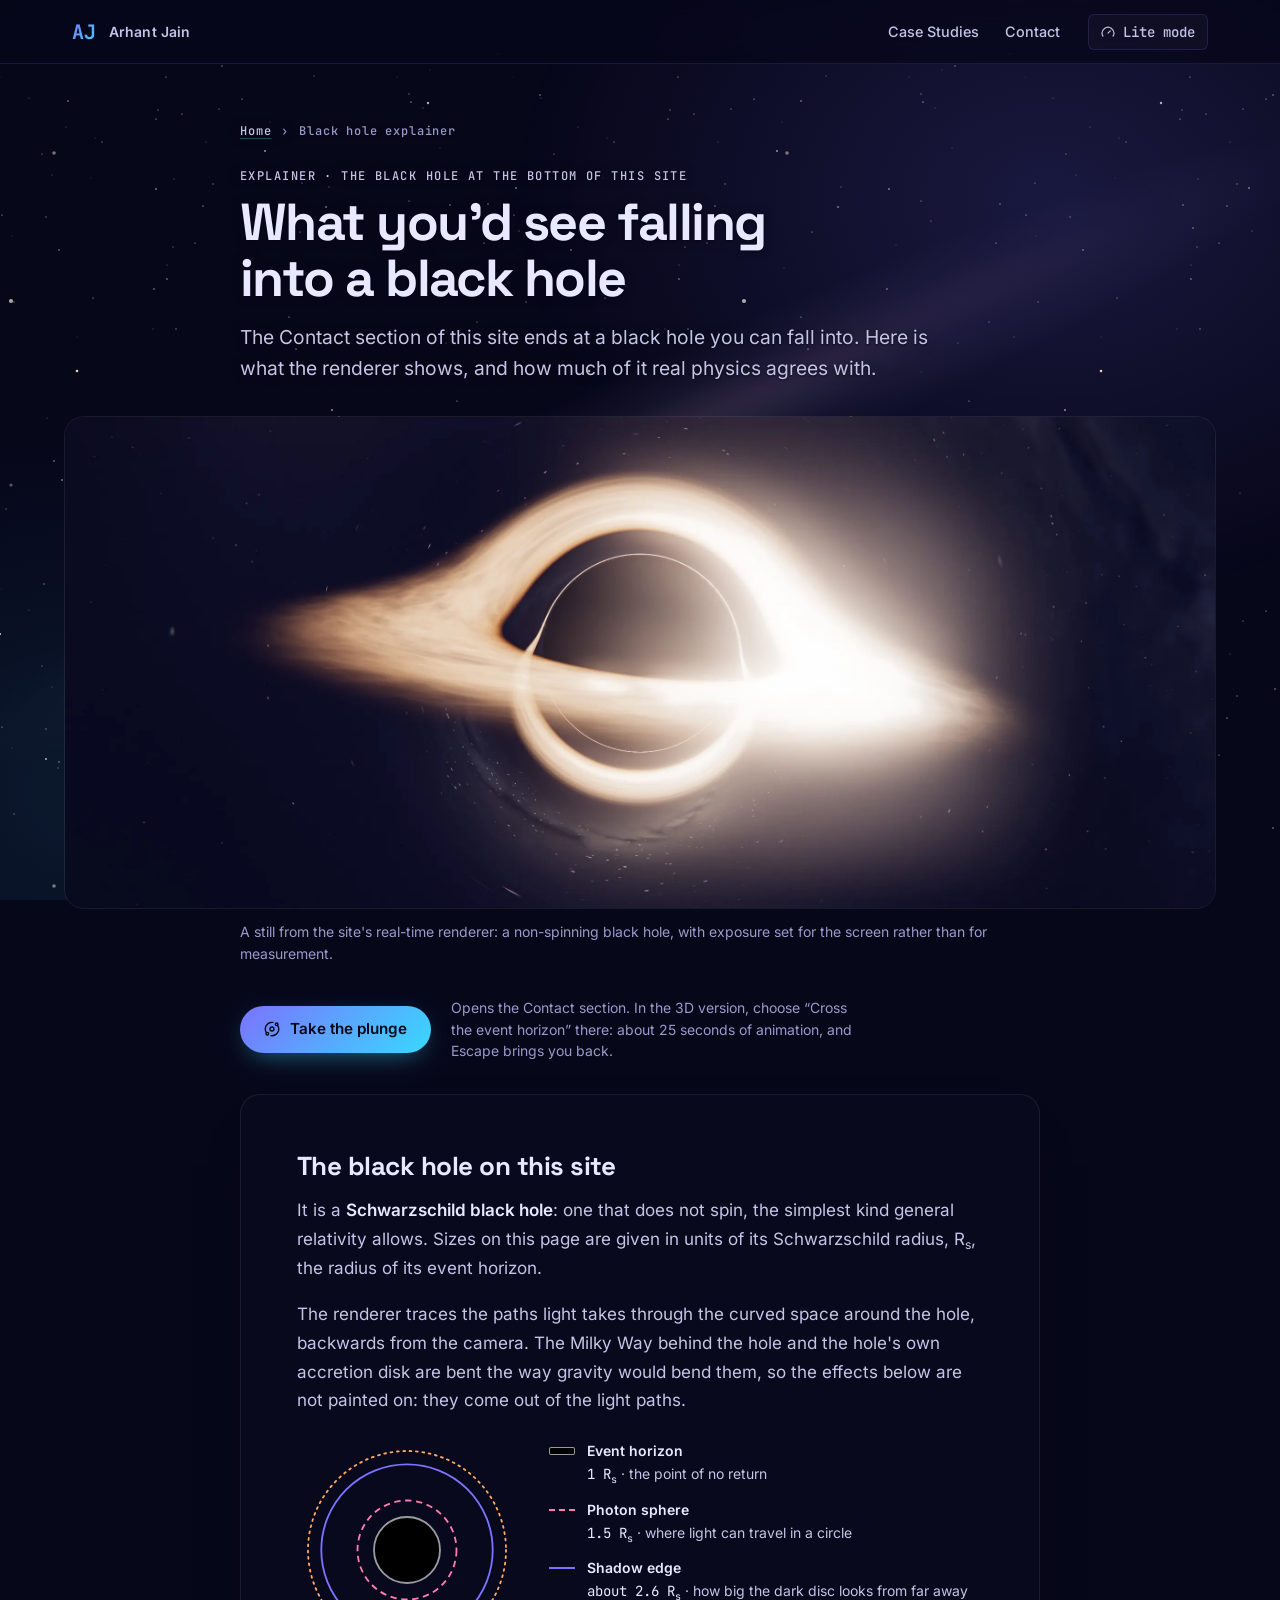
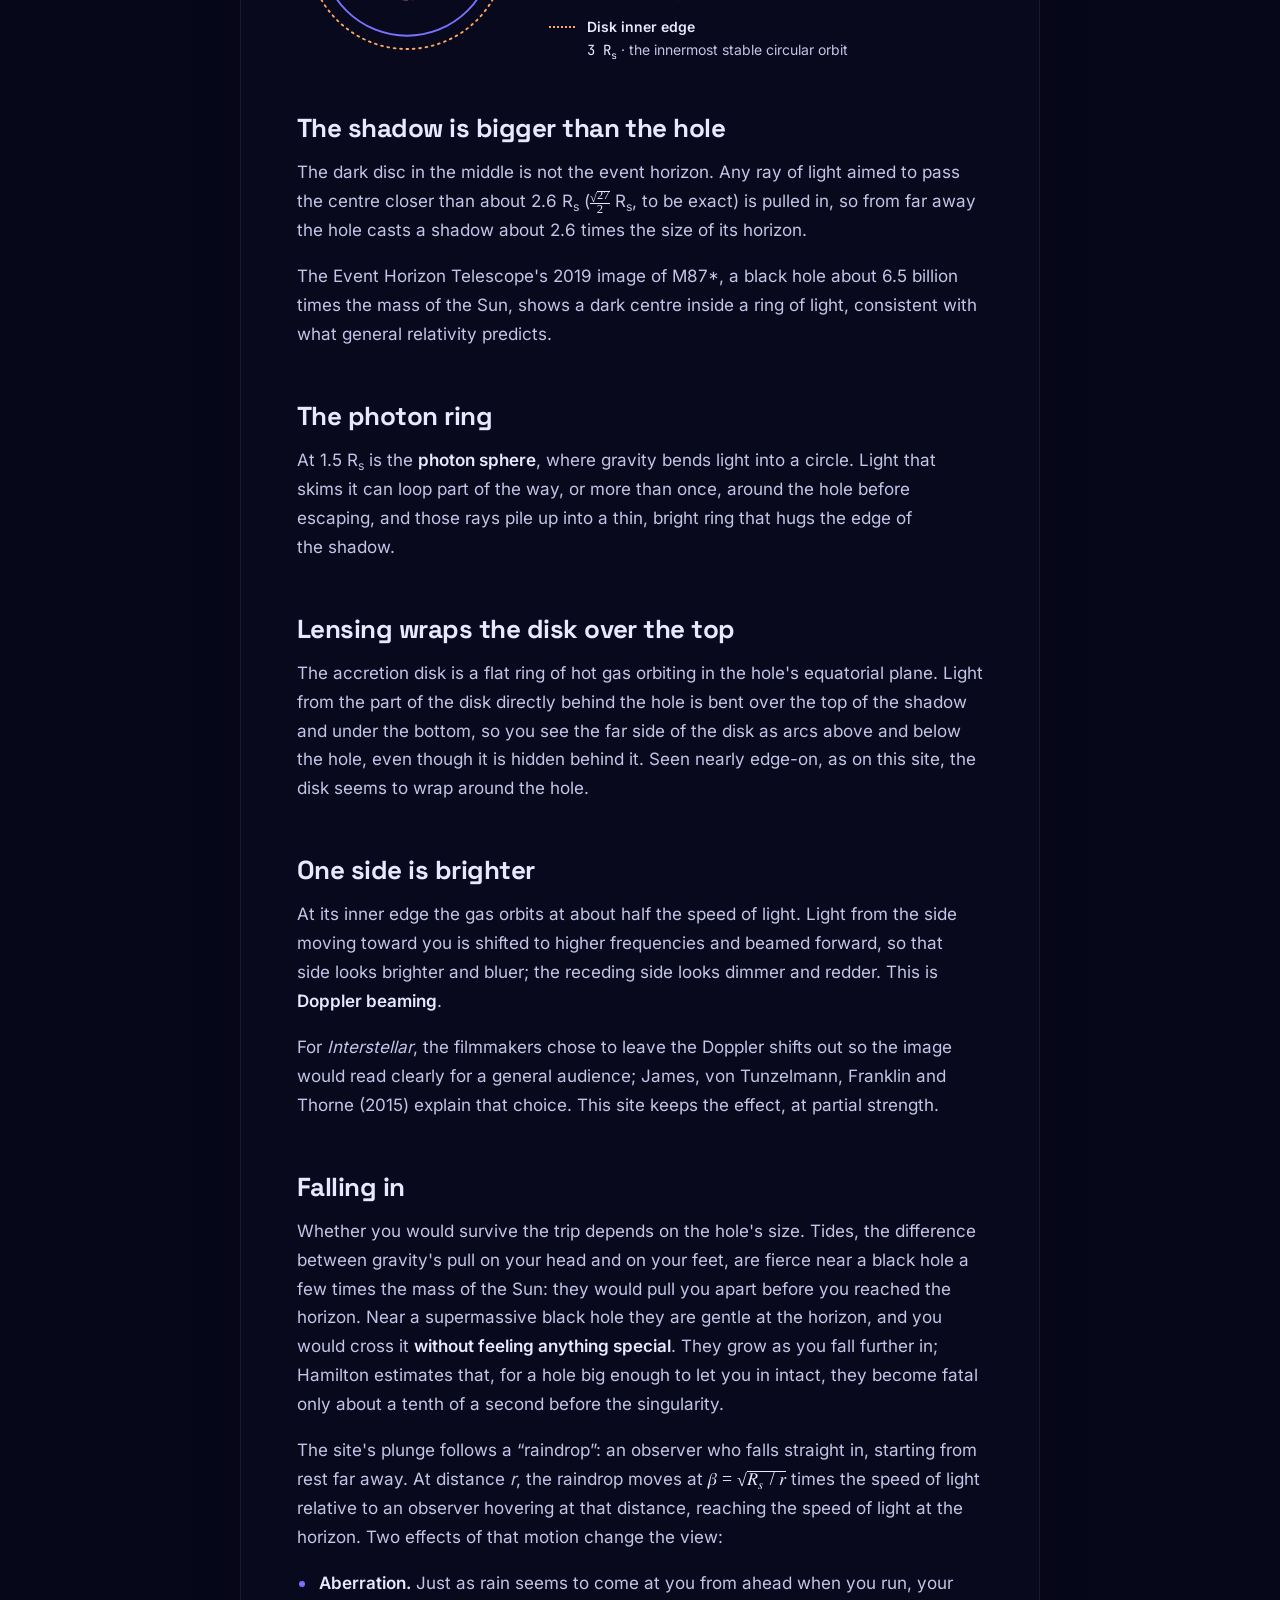
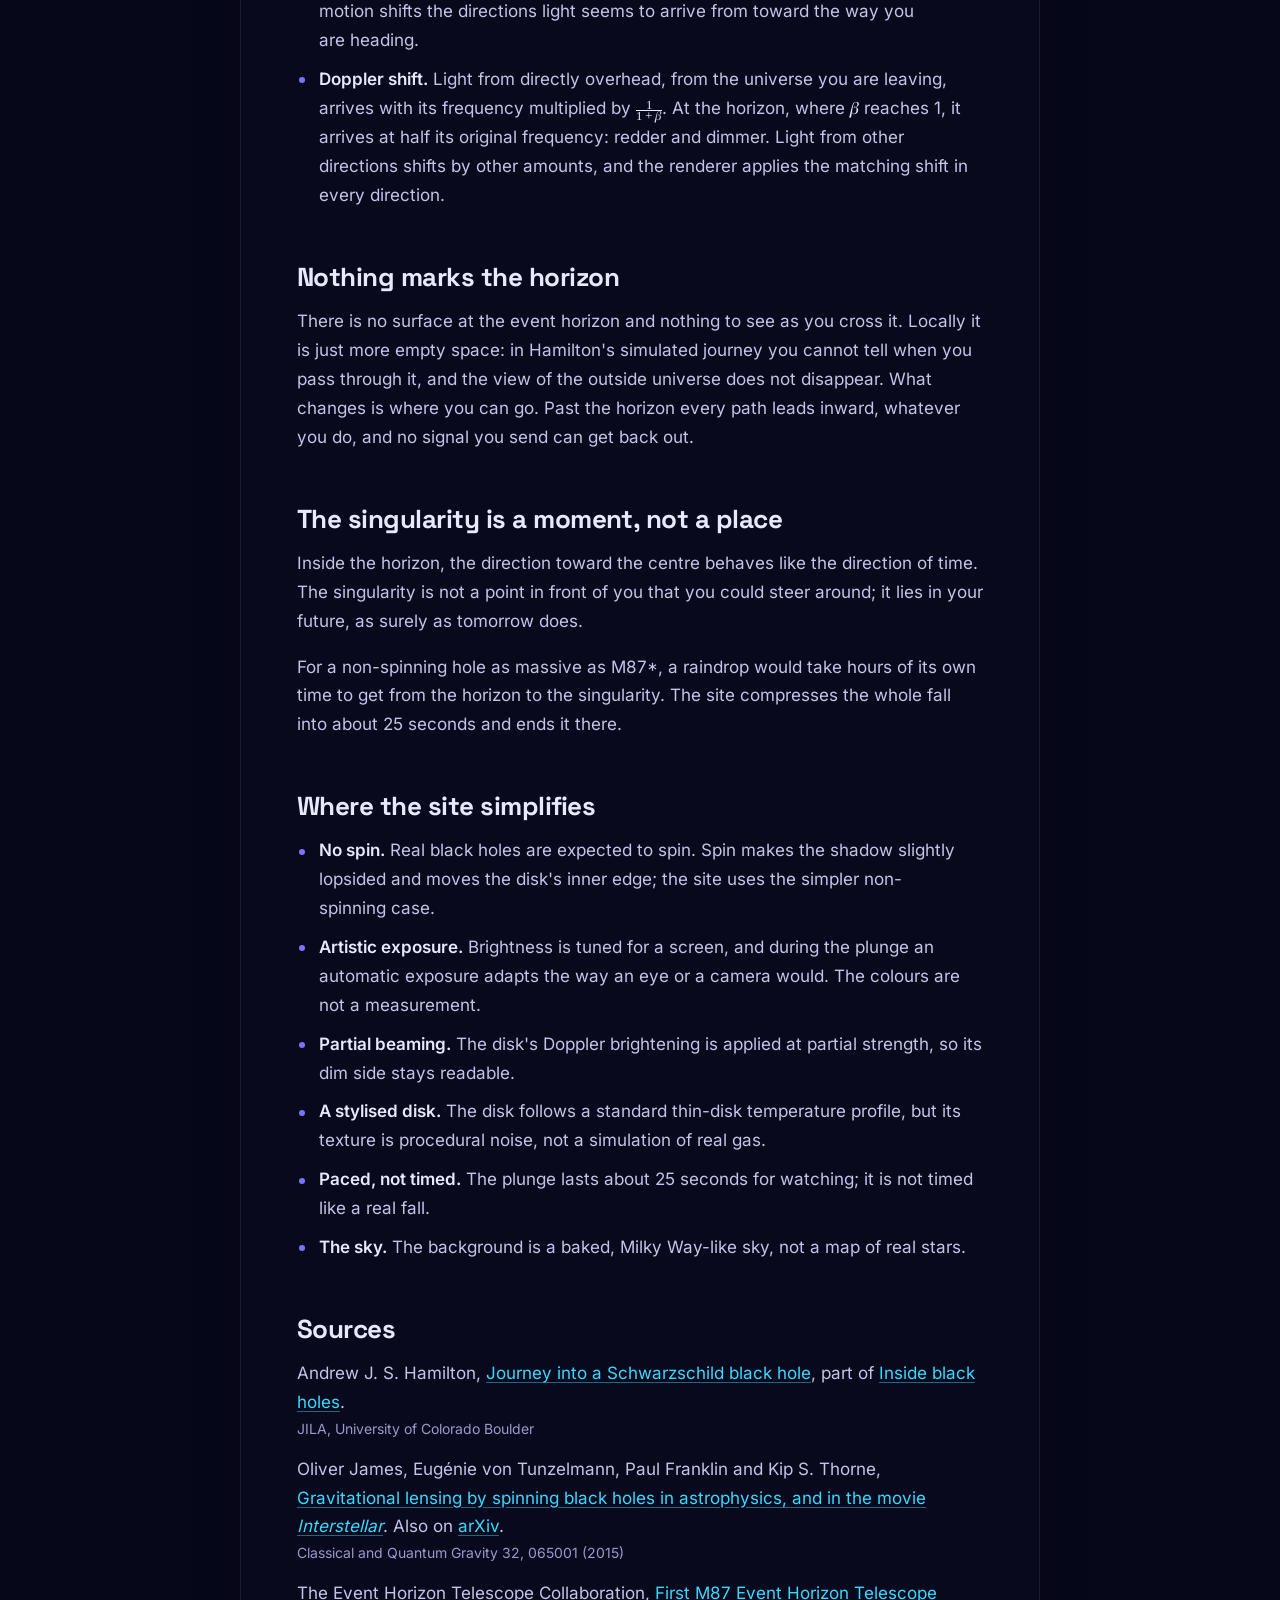
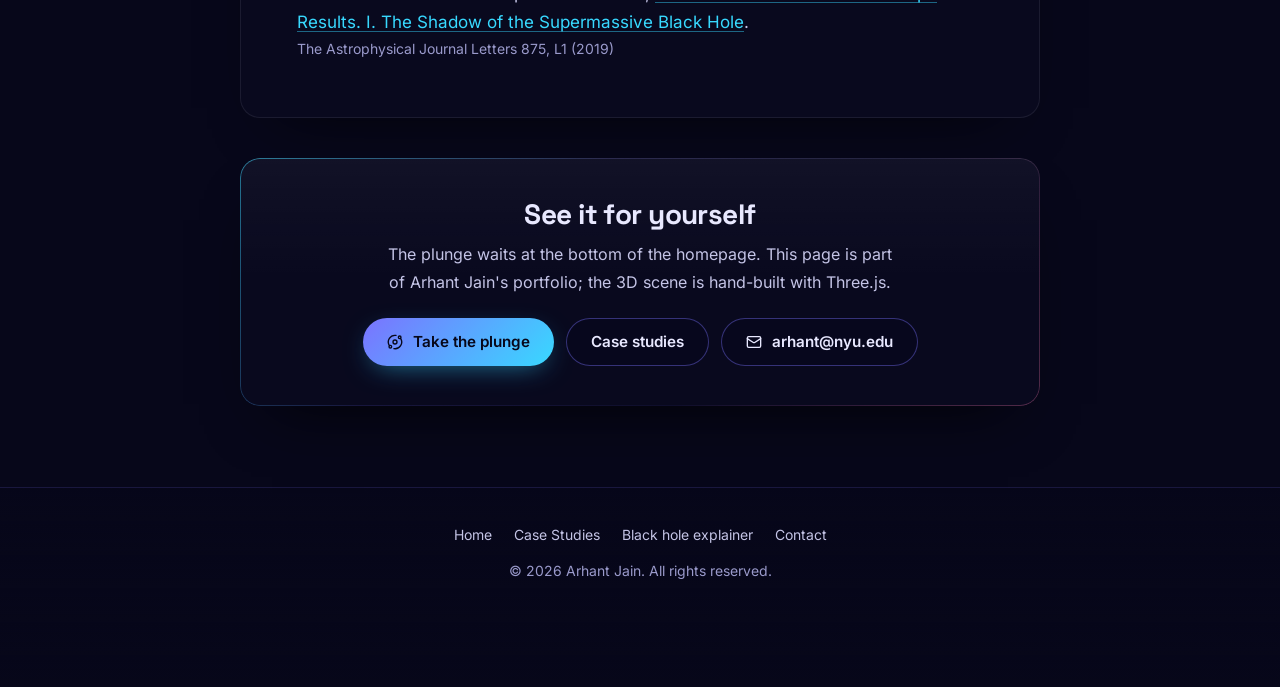
<file: black-hole/index.html>
<!DOCTYPE html>
<html lang="en">
<head>
    <meta charset="UTF-8">
    <meta name="viewport" content="width=device-width, initial-scale=1">
    <title>What you'd see falling into a black hole | Arhant Jain</title>
    <meta name="description" content="A plain-language guide to the black hole on this site: the shadow, the photon ring, lensing, Doppler beaming, and what a falling observer would really see.">
    <meta name="author" content="Arhant Jain">
    <link rel="canonical" href="https://arhant.github.io/black-hole/">
    <meta name="theme-color" content="#07071a">
    <meta name="color-scheme" content="dark">

    <!-- Open Graph / social -->
    <meta property="og:type" content="article">
    <meta property="og:site_name" content="Arhant Jain">
    <meta property="og:locale" content="en_US">
    <meta property="og:url" content="https://arhant.github.io/black-hole/">
    <meta property="og:title" content="What you'd see falling into a black hole">
    <meta property="og:description" content="The shadow, the photon ring, lensing, Doppler beaming, and what a falling observer would really see, checked against the site's own renderer.">
    <meta property="og:image" content="https://arhant.github.io/img/scene/black-hole-og.jpg">
    <meta property="og:image:width" content="1200">
    <meta property="og:image:height" content="630">
    <meta property="og:image:alt" content="A black hole rendered in real time: a dark shadow ringed by light, with a glowing accretion disk bent around it">
    <meta property="article:author" content="https://arhant.github.io/">
    <meta name="twitter:card" content="summary_large_image">
    <meta name="twitter:image:alt" content="A black hole rendered in real time: a dark shadow ringed by light, with a glowing accretion disk bent around it">

    <link rel="icon" href="/favicon.svg" type="image/svg+xml">
    <link rel="icon" href="/favicon.png" sizes="32x32" type="image/png">
    <link rel="apple-touch-icon" href="/apple-touch-icon.png">

    <!-- Motion mode is decided before first paint (same rule and storage key as the homepage) -->
    <script>
        (function (d) {
            var m = null;
            var save = navigator.connection && navigator.connection.saveData;
            try { m = localStorage.getItem('motion'); } catch (e) {}
            if (m !== 'full' && m !== 'lite') {
                var reduce = window.matchMedia && matchMedia('(prefers-reduced-motion: reduce)').matches;
                m = (reduce || save) ? 'lite' : 'full';
            }
            d.documentElement.classList.add('js');
            if (save) d.documentElement.classList.add('save-data');
            d.documentElement.dataset.motion = m;
        })(document);
    </script>

    <!-- Self-hosted fonts: preload the two faces above the fold (JetBrains Mono loads on demand) -->
    <link rel="preload" href="/fonts/inter-latin-wght-normal.woff2" as="font" type="font/woff2" crossorigin>
    <link rel="preload" href="/fonts/space-grotesk-latin-wght-normal.woff2" as="font" type="font/woff2" crossorigin>
    <link rel="stylesheet" href="/css/style.css">
    <link rel="stylesheet" href="/css/page.css">
    <!-- Classic and in <head> on purpose: its pagereveal listener must exist before first render -->
    <script src="/js/page.js"></script>

    <!-- Warm the homepage when a link to it is hovered or pressed (prefetch only, never prerender) -->
    <script type="speculationrules">
        {
            "prefetch": [
                { "where": { "href_matches": "/" }, "eagerness": "moderate" }
            ]
        }
    </script>

    <script type="application/ld+json">
        {
            "@context": "https://schema.org",
            "@graph": [
                {
                    "@type": "Article",
                    "headline": "What you'd see falling into a black hole",
                    "description": "A plain-language guide to the black hole on Arhant Jain's site: the shadow, the photon ring, lensing, Doppler beaming, and what a falling observer would really see.",
                    "url": "https://arhant.github.io/black-hole/",
                    "mainEntityOfPage": "https://arhant.github.io/black-hole/",
                    "image": "https://arhant.github.io/img/scene/black-hole-og.jpg",
                    "datePublished": "2026-10-22",
                    "dateModified": "2026-10-22",
                    "inLanguage": "en",
                    "author": { "@type": "Person", "name": "Arhant Jain", "url": "https://arhant.github.io/" },
                    "citation": [
                        "https://jila.colorado.edu/~ajsh/insidebh/schw.html",
                        "https://doi.org/10.1088/0264-9381/32/6/065001",
                        "https://doi.org/10.3847/2041-8213/ab0ec7"
                    ]
                },
                {
                    "@type": "BreadcrumbList",
                    "itemListElement": [
                        { "@type": "ListItem", "position": 1, "name": "Home", "item": "https://arhant.github.io/" },
                        { "@type": "ListItem", "position": 2, "name": "Black hole explainer" }
                    ]
                }
            ]
        }
    </script>

    <!-- Google Analytics: the deploy workflow replaces the placeholder with the
         GA_MEASUREMENT_ID repository secret. Left unreplaced (local dev), GA stays off. -->
    <script>
        (function () {
            var id = '__GA_MEASUREMENT_ID__';
            if (!/^G-[A-Z0-9]+$/.test(id)) return;
            var s = document.createElement('script');
            s.async = true;
            s.src = 'https://www.googletagmanager.com/gtag/js?id=' + id;
            document.head.appendChild(s);
            window.dataLayer = window.dataLayer || [];
            window.gtag = function () { window.dataLayer.push(arguments); };
            window.gtag('js', new Date());
            window.gtag('config', id);
        })();
    </script>
</head>
<body class="subpage">
    <a href="#main" class="skip-link">Skip to content</a>

    <!-- Static space backdrop: reading pages never load the 3D scene -->
    <div class="backdrop" aria-hidden="true">
        <div class="backdrop-band"></div>
        <div class="backdrop-stars backdrop-stars--near"></div>
        <div class="backdrop-stars backdrop-stars--far"></div>
    </div>

    <!-- ==================== HUD (simplified) ==================== -->
    <header class="hud">
        <nav class="nav" aria-label="Primary">
            <div class="nav-inner">
                <a href="/" class="nav-home"><span class="nav-logo" aria-hidden="true">AJ</span><span class="nav-home-name">Arhant Jain</span></a>
                <ul class="nav-links" role="list">
                    <li><a href="/#projects">Case Studies</a></li>
                    <li><a href="/#contact">Contact</a></li>
                </ul>
                <div class="nav-actions">
                    <button type="button" class="hud-btn" id="motion-toggle" aria-pressed="false" hidden>
                        <svg class="icon" aria-hidden="true" focusable="false"><use href="/img/icons.svg#i-gauge"/></svg>
                        <span class="hud-btn-label">Lite mode</span>
                    </button>
                </div>
            </div>
        </nav>
    </header>

    <main id="main" class="page-main" tabindex="-1">
        <article class="article article--wide" aria-labelledby="page-title">
            <header class="article-head">
                <nav class="crumbs" aria-label="Breadcrumb">
                    <ol role="list">
                        <li><a href="/">Home</a></li>
                        <li><span aria-current="page">Black hole explainer</span></li>
                    </ol>
                </nav>
                <p class="case-code">Explainer · The black hole at the bottom of this site</p>
                <h1 id="page-title" class="page-title">What you'd see falling into a black hole</h1>
                <p class="article-dek">The Contact section of this site ends at a black hole you can fall into. Here is what the renderer shows, and how much of it real physics agrees with.</p>
            </header>

            <figure class="hero-figure">
                <picture>
                    <source type="image/webp" srcset="/img/scene/black-hole-wide.webp">
                    <source type="image/avif" srcset="/img/scene/black-hole-wide.avif">
                    <img src="/img/scene/black-hole-wide.jpg" width="2520" height="1080" decoding="async" fetchpriority="high"
                         alt="The black hole rendered by this site: a dark shadow ringed by light, with a glowing accretion disk whose far side is bent into view above and below the hole, against the Milky Way.">
                </picture>
                <figcaption>A still from the site's real-time renderer: a non-spinning black hole, with exposure set for the screen rather than for measurement.</figcaption>
            </figure>

            <div class="plunge-cta">
                <a class="btn btn-primary" href="/#contact">
                    <svg class="icon" aria-hidden="true" focusable="false"><use href="/img/icons.svg#i-orbit"/></svg>
                    Take the plunge
                </a>
                <p class="plunge-cta-note">Opens the Contact section. In the 3D version, choose “Cross the event horizon” there: about 25 seconds of animation, and Escape brings you back.</p>
            </div>

            <div class="sheet prose">
                <section aria-labelledby="site-title">
                    <h2 id="site-title">The black hole on this site</h2>
                    <p>It is a <strong>Schwarzschild black hole</strong>: one that does not spin, the simplest kind general relativity allows. Sizes on this page are given in units of its Schwarzschild radius, R<sub>s</sub>, the radius of its event horizon.</p>
                    <p>The renderer traces the paths light takes through the curved space around the hole, backwards from the camera. The Milky Way behind the hole and the hole's own accretion disk are bent the way gravity would bend them, so the effects below are not painted on: they come out of the light paths.</p>

                    <figure class="radii" aria-labelledby="radii-caption">
                        <svg class="diagram" viewBox="0 0 240 240" role="img" aria-labelledby="radii-svg-title radii-svg-desc">
                            <title id="radii-svg-title">Key radii around a non-spinning black hole, to scale</title>
                            <desc id="radii-svg-desc">Four concentric circles: the event horizon at 1 Schwarzschild radius, the photon sphere at 1.5, the edge of the shadow seen from far away at about 2.6, and the inner edge of the accretion disk at 3.</desc>
                            <circle class="radii-ring radii-ring--isco" cx="120" cy="120" r="108"/>
                            <circle class="radii-ring radii-ring--shadow" cx="120" cy="120" r="93.5"/>
                            <circle class="radii-ring radii-ring--photon" cx="120" cy="120" r="54"/>
                            <circle class="radii-ring radii-ring--horizon" cx="120" cy="120" r="36"/>
                        </svg>
                        <figcaption id="radii-caption" class="sr-only">Key radii, to scale</figcaption>
                        <dl class="legend">
                            <div class="legend--horizon"><dt>Event horizon</dt><dd><span class="val">1 R<sub>s</sub></span> · the point of no return</dd></div>
                            <div class="legend--photon"><dt>Photon sphere</dt><dd><span class="val">1.5 R<sub>s</sub></span> · where light can travel in a circle</dd></div>
                            <div class="legend--shadow"><dt>Shadow edge</dt><dd><span class="val">about 2.6 R<sub>s</sub></span> · how big the dark disc looks from far away</dd></div>
                            <div class="legend--isco"><dt>Disk inner edge</dt><dd><span class="val">3 R<sub>s</sub></span> · the innermost stable circular orbit</dd></div>
                        </dl>
                    </figure>
                </section>

                <section aria-labelledby="shadow-title">
                    <h2 id="shadow-title">The shadow is bigger than the hole</h2>
                    <p>The dark disc in the middle is not the event horizon. Any ray of light aimed to pass the centre closer than about 2.6&nbsp;R<sub>s</sub> (<math><mfrac><msqrt><mn>27</mn></msqrt><mn>2</mn></mfrac></math>&nbsp;R<sub>s</sub>, to be exact) is pulled in, so from far away the hole casts a shadow about 2.6 times the size of its horizon.</p>
                    <p>The Event Horizon Telescope's 2019 image of M87*, a black hole about 6.5 billion times the mass of the Sun, shows a dark centre inside a ring of light, consistent with what general relativity predicts.</p>
                </section>

                <section aria-labelledby="ring-title">
                    <h2 id="ring-title">The photon ring</h2>
                    <p>At 1.5&nbsp;R<sub>s</sub> is the <strong>photon sphere</strong>, where gravity bends light into a circle. Light that skims it can loop part of the way, or more than once, around the hole before escaping, and those rays pile up into a thin, bright ring that hugs the edge of the shadow.</p>
                </section>

                <section aria-labelledby="lensing-title">
                    <h2 id="lensing-title">Lensing wraps the disk over the top</h2>
                    <p>The accretion disk is a flat ring of hot gas orbiting in the hole's equatorial plane. Light from the part of the disk directly behind the hole is bent over the top of the shadow and under the bottom, so you see the far side of the disk as arcs above and below the hole, even though it is hidden behind it. Seen nearly edge-on, as on this site, the disk seems to wrap around the hole.</p>
                </section>

                <section aria-labelledby="doppler-title">
                    <h2 id="doppler-title">One side is brighter</h2>
                    <p>At its inner edge the gas orbits at about half the speed of light. Light from the side moving toward you is shifted to higher frequencies and beamed forward, so that side looks brighter and bluer; the receding side looks dimmer and redder. This is <strong>Doppler beaming</strong>.</p>
                    <p>For <cite>Interstellar</cite>, the filmmakers chose to leave the Doppler shifts out so the image would read clearly for a general audience; James, von Tunzelmann, Franklin and Thorne (2015) explain that choice. This site keeps the effect, at partial strength.</p>
                </section>

                <section aria-labelledby="falling-title">
                    <h2 id="falling-title">Falling in</h2>
                    <p>Whether you would survive the trip depends on the hole's size. Tides, the difference between gravity's pull on your head and on your feet, are fierce near a black hole a few times the mass of the Sun: they would pull you apart before you reached the horizon. Near a supermassive black hole they are gentle at the horizon, and you would cross it <strong>without feeling anything special</strong>. They grow as you fall further in; Hamilton estimates that, for a hole big enough to let you in intact, they become fatal only about a tenth of a second before the singularity.</p>
                    <p>The site's plunge follows a “raindrop”: an observer who falls straight in, starting from rest far away. At distance <var>r</var>, the raindrop moves at <math><mi>β</mi><mo>=</mo><msqrt><mrow><msub><mi>R</mi><mi>s</mi></msub><mo>/</mo><mi>r</mi></mrow></msqrt></math> times the speed of light relative to an observer hovering at that distance, reaching the speed of light at the horizon. Two effects of that motion change the view:</p>
                    <ul class="list" role="list">
                        <li><strong>Aberration.</strong> Just as rain seems to come at you from ahead when you run, your motion shifts the directions light seems to arrive from toward the way you are heading.</li>
                        <li><strong>Doppler shift.</strong> Light from directly overhead, from the universe you are leaving, arrives with its frequency multiplied by <math><mfrac><mn>1</mn><mrow><mn>1</mn><mo>+</mo><mi>β</mi></mrow></mfrac></math>. At the horizon, where <math><mi>β</mi></math> reaches 1, it arrives at half its original frequency: redder and dimmer. Light from other directions shifts by other amounts, and the renderer applies the matching shift in every direction.</li>
                    </ul>
                </section>

                <section aria-labelledby="horizon-title">
                    <h2 id="horizon-title">Nothing marks the horizon</h2>
                    <p>There is no surface at the event horizon and nothing to see as you cross it. Locally it is just more empty space: in Hamilton's simulated journey you cannot tell when you pass through it, and the view of the outside universe does not disappear. What changes is where you can go. Past the horizon every path leads inward, whatever you do, and no signal you send can get back out.</p>
                </section>

                <section aria-labelledby="singularity-title">
                    <h2 id="singularity-title">The singularity is a moment, not a place</h2>
                    <p>Inside the horizon, the direction toward the centre behaves like the direction of time. The singularity is not a point in front of you that you could steer around; it lies in your future, as surely as tomorrow does.</p>
                    <p>For a non-spinning hole as massive as M87*, a raindrop would take hours of its own time to get from the horizon to the singularity. The site compresses the whole fall into about 25 seconds and ends it there.</p>
                </section>

                <section aria-labelledby="simplify-title">
                    <h2 id="simplify-title">Where the site simplifies</h2>
                    <ul class="list" role="list">
                        <li><strong>No spin.</strong> Real black holes are expected to spin. Spin makes the shadow slightly lopsided and moves the disk's inner edge; the site uses the simpler non-spinning case.</li>
                        <li><strong>Artistic exposure.</strong> Brightness is tuned for a screen, and during the plunge an automatic exposure adapts the way an eye or a camera would. The colours are not a measurement.</li>
                        <li><strong>Partial beaming.</strong> The disk's Doppler brightening is applied at partial strength, so its dim side stays readable.</li>
                        <li><strong>A stylised disk.</strong> The disk follows a standard thin-disk temperature profile, but its texture is procedural noise, not a simulation of real gas.</li>
                        <li><strong>Paced, not timed.</strong> The plunge lasts about 25 seconds for watching; it is not timed like a real fall.</li>
                        <li><strong>The sky.</strong> The background is a baked, Milky Way-like sky, not a map of real stars.</li>
                    </ul>
                </section>

                <section aria-labelledby="sources-title">
                    <h2 id="sources-title">Sources</h2>
                    <ol class="sources" role="list">
                        <li>
                            Andrew J. S. Hamilton, <a href="https://jila.colorado.edu/~ajsh/insidebh/schw.html">Journey into a Schwarzschild black hole</a>, part of <a href="https://jila.colorado.edu/~ajsh/insidebh/">Inside black holes</a>.
                            <span class="src-meta">JILA, University of Colorado Boulder</span>
                        </li>
                        <li>
                            Oliver James, Eugénie von Tunzelmann, Paul Franklin and Kip S. Thorne, <a href="https://doi.org/10.1088/0264-9381/32/6/065001">Gravitational lensing by spinning black holes in astrophysics, and in the movie <cite>Interstellar</cite></a>. Also on <a href="https://arxiv.org/abs/1502.03808">arXiv</a>.
                            <span class="src-meta">Classical and Quantum Gravity 32, 065001 (2015)</span>
                        </li>
                        <li>
                            The Event Horizon Telescope Collaboration, <a href="https://doi.org/10.3847/2041-8213/ab0ec7">First M87 Event Horizon Telescope Results. I. The Shadow of the Supermassive Black Hole</a>.
                            <span class="src-meta">The Astrophysical Journal Letters 875, L1 (2019)</span>
                        </li>
                    </ol>
                </section>
            </div>

            <aside class="panel page-cta" aria-labelledby="cta-title">
                <h2 id="cta-title">See it for yourself</h2>
                <p>The plunge waits at the bottom of the homepage. This page is part of Arhant Jain's portfolio; the 3D scene is hand-built with Three.js.</p>
                <div class="contact-actions">
                    <a class="btn btn-primary" href="/#contact">
                        <svg class="icon" aria-hidden="true" focusable="false"><use href="/img/icons.svg#i-orbit"/></svg>
                        Take the plunge
                    </a>
                    <a class="btn btn-ghost" href="/#projects">Case studies</a>
                    <a class="btn btn-ghost" href="mailto:arhant@nyu.edu" data-copy-email data-track="copy_email">
                        <svg class="icon" aria-hidden="true" focusable="false"><use href="/img/icons.svg#i-envelope"/></svg>
                        <span>arhant@nyu.edu</span>
                    </a>
                </div>
            </aside>
        </article>
    </main>

    <!-- Copy confirmation: the toast is visual only; screen readers hear the live region -->
    <div class="toast" id="toast" aria-hidden="true">
        <svg class="icon" aria-hidden="true" focusable="false"><use href="/img/icons.svg#i-check"/></svg>
        <span class="toast-msg"></span>
        <span class="toast-detail"></span>
    </div>
    <p class="sr-only" id="live-status" role="status" aria-live="polite"></p>

    <footer class="footer">
        <nav aria-label="Footer">
            <ul class="footer-links" role="list">
                <li><a href="/">Home</a></li>
                <li><a href="/#projects">Case Studies</a></li>
                <li><a href="/black-hole/" aria-current="page">Black hole explainer</a></li>
                <li><a href="/#contact">Contact</a></li>
            </ul>
        </nav>
        <p>© 2026 Arhant Jain. All rights reserved.</p>
    </footer>
</body>
</html>
</file>
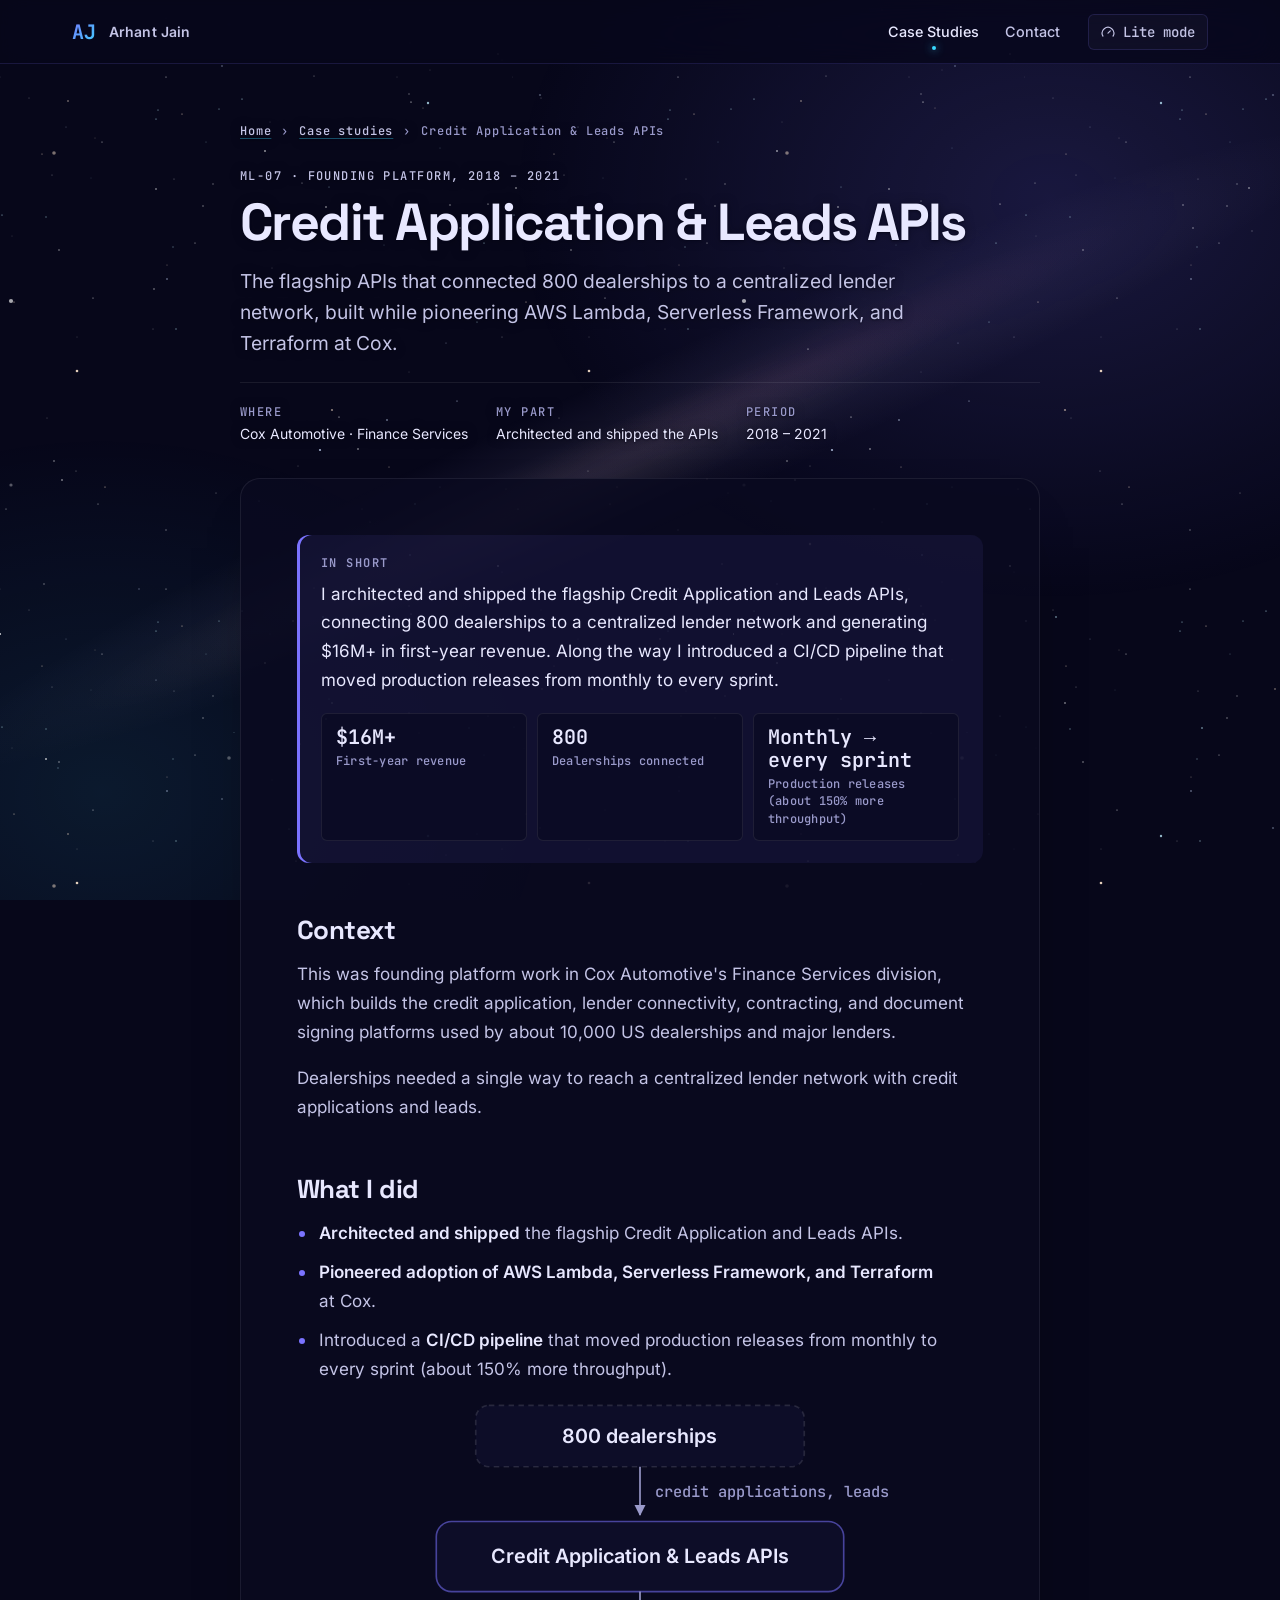
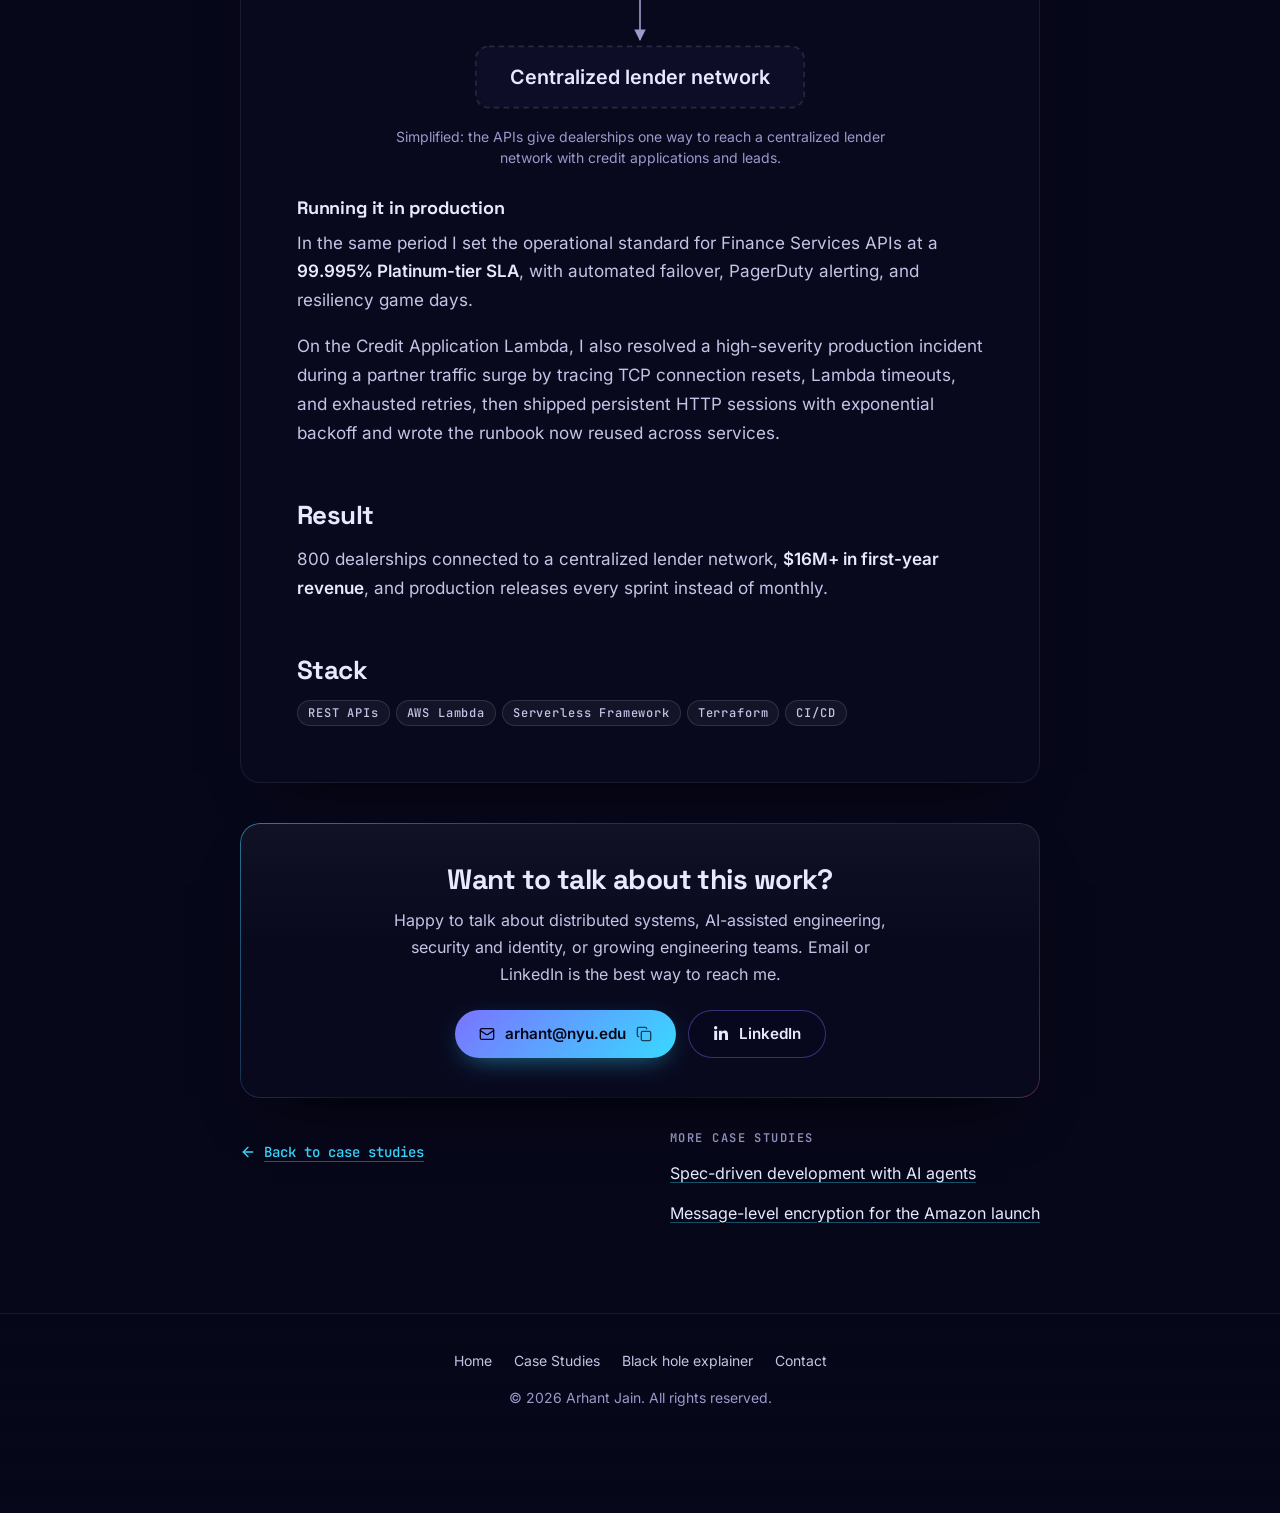
<file: work/credit-application-apis/index.html>
<!DOCTYPE html>
<html lang="en">
<head>
    <meta charset="UTF-8">
    <meta name="viewport" content="width=device-width, initial-scale=1">
    <title>Credit Application &amp; Leads APIs | Arhant Jain</title>
    <meta name="description" content="Arhant Jain architected and shipped Cox Automotive's flagship Credit Application and Leads APIs: 800 dealerships connected and $16M+ in first-year revenue.">
    <meta name="author" content="Arhant Jain">
    <link rel="canonical" href="https://arhant.github.io/work/credit-application-apis/">
    <meta name="theme-color" content="#07071a">
    <meta name="color-scheme" content="dark">

    <!-- Open Graph / social -->
    <meta property="og:type" content="article">
    <meta property="og:site_name" content="Arhant Jain">
    <meta property="og:locale" content="en_US">
    <meta property="og:url" content="https://arhant.github.io/work/credit-application-apis/">
    <meta property="og:title" content="Credit Application &amp; Leads APIs | Arhant Jain">
    <meta property="og:description" content="The flagship APIs that connected 800 dealerships to a centralized lender network and generated $16M+ in first-year revenue.">
    <meta property="og:image" content="https://arhant.github.io/og-image.jpg">
    <meta property="og:image:width" content="1200">
    <meta property="og:image:height" content="630">
    <meta property="og:image:alt" content="Arhant Jain, Senior Software Engineer and Tech Lead, over a planet rising in space">
    <meta property="article:author" content="https://arhant.github.io/">
    <meta name="twitter:card" content="summary_large_image">
    <meta name="twitter:image:alt" content="Arhant Jain, Senior Software Engineer and Tech Lead, over a planet rising in space">

    <link rel="icon" href="/favicon.svg" type="image/svg+xml">
    <link rel="icon" href="/favicon.png" sizes="32x32" type="image/png">
    <link rel="apple-touch-icon" href="/apple-touch-icon.png">

    <!-- Motion mode is decided before first paint (same rule and storage key as the homepage) -->
    <script>
        (function (d) {
            var m = null;
            var save = navigator.connection && navigator.connection.saveData;
            try { m = localStorage.getItem('motion'); } catch (e) {}
            if (m !== 'full' && m !== 'lite') {
                var reduce = window.matchMedia && matchMedia('(prefers-reduced-motion: reduce)').matches;
                m = (reduce || save) ? 'lite' : 'full';
            }
            d.documentElement.classList.add('js');
            if (save) d.documentElement.classList.add('save-data');
            d.documentElement.dataset.motion = m;
        })(document);
    </script>

    <!-- Self-hosted fonts: preload the two faces above the fold (JetBrains Mono loads on demand) -->
    <link rel="preload" href="/fonts/inter-latin-wght-normal.woff2" as="font" type="font/woff2" crossorigin>
    <link rel="preload" href="/fonts/space-grotesk-latin-wght-normal.woff2" as="font" type="font/woff2" crossorigin>
    <link rel="stylesheet" href="/css/style.css">
    <link rel="stylesheet" href="/css/page.css">
    <!-- Classic and in <head> on purpose: its pagereveal listener must exist before first render -->
    <script src="/js/page.js"></script>

    <!-- Warm the homepage when a link to it is hovered or pressed (prefetch only, never prerender) -->
    <script type="speculationrules">
        {
            "prefetch": [
                { "where": { "href_matches": "/" }, "eagerness": "moderate" }
            ]
        }
    </script>

    <script type="application/ld+json">
        {
            "@context": "https://schema.org",
            "@graph": [
                {
                    "@type": "Article",
                    "headline": "Credit Application & Leads APIs",
                    "description": "How Arhant Jain architected and shipped Cox Automotive's flagship Credit Application and Leads APIs, connecting 800 dealerships to a centralized lender network and generating $16M+ in first-year revenue.",
                    "url": "https://arhant.github.io/work/credit-application-apis/",
                    "mainEntityOfPage": "https://arhant.github.io/work/credit-application-apis/",
                    "image": "https://arhant.github.io/og-image.jpg",
                    "datePublished": "2026-10-22",
                    "dateModified": "2026-10-22",
                    "inLanguage": "en",
                    "author": { "@type": "Person", "name": "Arhant Jain", "url": "https://arhant.github.io/" }
                },
                {
                    "@type": "BreadcrumbList",
                    "itemListElement": [
                        { "@type": "ListItem", "position": 1, "name": "Home", "item": "https://arhant.github.io/" },
                        { "@type": "ListItem", "position": 2, "name": "Case studies", "item": "https://arhant.github.io/#projects" },
                        { "@type": "ListItem", "position": 3, "name": "Credit Application & Leads APIs" }
                    ]
                }
            ]
        }
    </script>

    <!-- Google Analytics: the deploy workflow replaces the placeholder with the
         GA_MEASUREMENT_ID repository secret. Left unreplaced (local dev), GA stays off. -->
    <script>
        (function () {
            var id = '__GA_MEASUREMENT_ID__';
            if (!/^G-[A-Z0-9]+$/.test(id)) return;
            var s = document.createElement('script');
            s.async = true;
            s.src = 'https://www.googletagmanager.com/gtag/js?id=' + id;
            document.head.appendChild(s);
            window.dataLayer = window.dataLayer || [];
            window.gtag = function () { window.dataLayer.push(arguments); };
            window.gtag('js', new Date());
            window.gtag('config', id);
        })();
    </script>
</head>
<body class="subpage">
    <a href="#main" class="skip-link">Skip to content</a>

    <!-- Static space backdrop: reading pages never load the 3D scene -->
    <div class="backdrop" aria-hidden="true">
        <div class="backdrop-band"></div>
        <div class="backdrop-stars backdrop-stars--near"></div>
        <div class="backdrop-stars backdrop-stars--far"></div>
    </div>

    <!-- ==================== HUD (simplified) ==================== -->
    <header class="hud">
        <nav class="nav" aria-label="Primary">
            <div class="nav-inner">
                <a href="/" class="nav-home"><span class="nav-logo" aria-hidden="true">AJ</span><span class="nav-home-name">Arhant Jain</span></a>
                <ul class="nav-links" role="list">
                    <li><a href="/#projects" aria-current="true">Case Studies</a></li>
                    <li><a href="/#contact">Contact</a></li>
                </ul>
                <div class="nav-actions">
                    <button type="button" class="hud-btn" id="motion-toggle" aria-pressed="false" hidden>
                        <svg class="icon" aria-hidden="true" focusable="false"><use href="/img/icons.svg#i-gauge"/></svg>
                        <span class="hud-btn-label">Lite mode</span>
                    </button>
                </div>
            </div>
        </nav>
    </header>

    <main id="main" class="page-main" tabindex="-1">
        <article class="article" aria-labelledby="page-title">
            <header class="article-head">
                <nav class="crumbs" aria-label="Breadcrumb">
                    <ol role="list">
                        <li><a href="/">Home</a></li>
                        <li><a href="/#projects">Case studies</a></li>
                        <li><span aria-current="page">Credit Application &amp; Leads APIs</span></li>
                    </ol>
                </nav>
                <p class="case-code">ML-07 · Founding platform, 2018 – 2021</p>
                <h1 id="page-title" class="page-title page-title--case">Credit Application &amp; Leads APIs</h1>
                <p class="article-dek">The flagship APIs that connected 800 dealerships to a centralized lender network, built while pioneering AWS Lambda, Serverless Framework, and Terraform at Cox.</p>
                <dl class="article-meta">
                    <div><dt>Where</dt><dd>Cox Automotive · Finance Services</dd></div>
                    <div><dt>My part</dt><dd>Architected and shipped the APIs</dd></div>
                    <div><dt>Period</dt><dd>2018 – 2021</dd></div>
                </dl>
            </header>

            <div class="sheet prose">
                <section class="tldr" aria-labelledby="tldr-title">
                    <h2 id="tldr-title" class="tldr-label">In short</h2>
                    <p>I architected and shipped the flagship Credit Application and Leads APIs, connecting 800 dealerships to a centralized lender network and generating $16M+ in first-year revenue. Along the way I introduced a CI/CD pipeline that moved production releases from monthly to every sprint.</p>
                    <dl class="facts">
                        <div><dt>First-year revenue</dt><dd>$16M+</dd></div>
                        <div><dt>Dealerships connected</dt><dd>800</dd></div>
                        <div><dt>Production releases (about 150% more throughput)</dt><dd>Monthly → every sprint</dd></div>
                    </dl>
                </section>

                <section aria-labelledby="context-title">
                    <h2 id="context-title">Context</h2>
                    <p>This was founding platform work in Cox Automotive's Finance Services division, which builds the credit application, lender connectivity, contracting, and document signing platforms used by about 10,000 US dealerships and major lenders.</p>
                    <p>Dealerships needed a single way to reach a centralized lender network with credit applications and leads.</p>
                </section>

                <section aria-labelledby="did-title">
                    <h2 id="did-title">What I did</h2>
                    <ul class="list" role="list">
                        <li><strong>Architected and shipped</strong> the flagship Credit Application and Leads APIs.</li>
                        <li><strong>Pioneered adoption of AWS Lambda, Serverless Framework, and Terraform</strong> at Cox.</li>
                        <li>Introduced a <strong>CI/CD pipeline</strong> that moved production releases from monthly to every sprint (about 150% more throughput).</li>
                    </ul>

                    <figure class="figure" aria-labelledby="ca-caption">
                        <svg class="diagram" viewBox="0 0 420 284" role="img" aria-labelledby="ca-svg-title ca-svg-desc">
                            <title id="ca-svg-title">Where the APIs sit</title>
                            <desc id="ca-svg-desc">800 dealerships send credit applications and leads through the Credit Application and Leads APIs to a centralized lender network.</desc>
                            <defs>
                                <marker id="ca-arrow" viewBox="0 0 10 10" refX="9" refY="5" markerWidth="7" markerHeight="7" orient="auto-start-reverse">
                                    <path class="dg-arrowhead" d="M0 0 10 5 0 10z"/>
                                </marker>
                            </defs>
                            <rect class="dg-node dg-node--muted" x="60" y="4" width="300" height="56" rx="12"/>
                            <text x="210" y="38" text-anchor="middle">800 dealerships</text>

                            <line class="dg-flow" x1="210" y1="60" x2="210" y2="104" marker-end="url(#ca-arrow)"/>
                            <text class="dg-note" x="224" y="88">credit applications, leads</text>

                            <rect class="dg-node" x="24" y="110" width="372" height="64" rx="14"/>
                            <text x="210" y="148" text-anchor="middle">Credit Application &amp; Leads APIs</text>

                            <line class="dg-flow" x1="210" y1="174" x2="210" y2="218" marker-end="url(#ca-arrow)"/>

                            <rect class="dg-node dg-node--muted" x="60" y="224" width="300" height="56" rx="12"/>
                            <text x="210" y="258" text-anchor="middle">Centralized lender network</text>
                        </svg>
                        <figcaption id="ca-caption">Simplified: the APIs give dealerships one way to reach a centralized lender network with credit applications and leads.</figcaption>
                    </figure>

                    <h3>Running it in production</h3>
                    <p>In the same period I set the operational standard for Finance Services APIs at a <strong>99.995% Platinum-tier SLA</strong>, with automated failover, PagerDuty alerting, and resiliency game days.</p>
                    <p>On the Credit Application Lambda, I also resolved a high-severity production incident during a partner traffic surge by tracing TCP connection resets, Lambda timeouts, and exhausted retries, then shipped persistent HTTP sessions with exponential backoff and wrote the runbook now reused across services.</p>
                </section>

                <!-- OWNER: a "Decisions and trade-offs" section, and your role versus the team's (team size, who did
                     what), need facts only you can supply. They are left out until you add them; publish nothing confidential. -->

                <section aria-labelledby="result-title">
                    <h2 id="result-title">Result</h2>
                    <p>800 dealerships connected to a centralized lender network, <strong>$16M+ in first-year revenue</strong>, and production releases every sprint instead of monthly.</p>
                </section>

                <section aria-labelledby="stack-title">
                    <h2 id="stack-title">Stack</h2>
                    <ul class="tags" role="list"><li>REST APIs</li><li>AWS Lambda</li><li>Serverless Framework</li><li>Terraform</li><li>CI/CD</li></ul>
                </section>
            </div>

            <aside class="panel page-cta" aria-labelledby="cta-title">
                <h2 id="cta-title">Want to talk about this work?</h2>
                <p>Happy to talk about distributed systems, AI-assisted engineering, security and identity, or growing engineering teams. Email or LinkedIn is the best way to reach me.</p>
                <div class="contact-actions">
                    <a class="btn btn-primary" href="mailto:arhant@nyu.edu" data-copy-email data-track="copy_email">
                        <svg class="icon" aria-hidden="true" focusable="false"><use href="/img/icons.svg#i-envelope"/></svg>
                        <span class="email-text">arhant@nyu.edu</span>
                        <svg class="icon email-copy-icon" aria-hidden="true" focusable="false"><use href="/img/icons.svg#i-copy"/></svg>
                    </a>
                    <a class="btn btn-ghost" href="https://www.linkedin.com/in/arhant-jain" target="_blank" rel="noopener" data-track="linkedin"><svg class="icon icon--brand" aria-hidden="true" focusable="false"><use href="/img/icons.svg#i-linkedin-in"/></svg> LinkedIn<span class="sr-only"> (opens in a new tab)</span></a>
                </div>
            </aside>

            <div class="article-foot">
                <a class="back-link" href="/#ml-credit-app"><svg class="icon" aria-hidden="true" focusable="false"><use href="/img/icons.svg#i-arrow-left"/></svg>Back to case studies</a>
                <nav aria-labelledby="more-title">
                    <h2 id="more-title" class="more-title">More case studies</h2>
                    <ul class="more-list" role="list">
                        <li><a href="/work/spec-driven-development/">Spec-driven development with AI agents</a></li>
                        <li><a href="/work/message-level-encryption/">Message-level encryption for the Amazon launch</a></li>
                    </ul>
                </nav>
            </div>
        </article>
    </main>

    <!-- Copy confirmation: the toast is visual only; screen readers hear the live region -->
    <div class="toast" id="toast" aria-hidden="true">
        <svg class="icon" aria-hidden="true" focusable="false"><use href="/img/icons.svg#i-check"/></svg>
        <span class="toast-msg"></span>
        <span class="toast-detail"></span>
    </div>
    <p class="sr-only" id="live-status" role="status" aria-live="polite"></p>

    <footer class="footer">
        <nav aria-label="Footer">
            <ul class="footer-links" role="list">
                <li><a href="/">Home</a></li>
                <li><a href="/#projects">Case Studies</a></li>
                <li><a href="/black-hole/">Black hole explainer</a></li>
                <li><a href="/#contact">Contact</a></li>
            </ul>
        </nav>
        <p>© 2026 Arhant Jain. All rights reserved.</p>
    </footer>
</body>
</html>
</file>
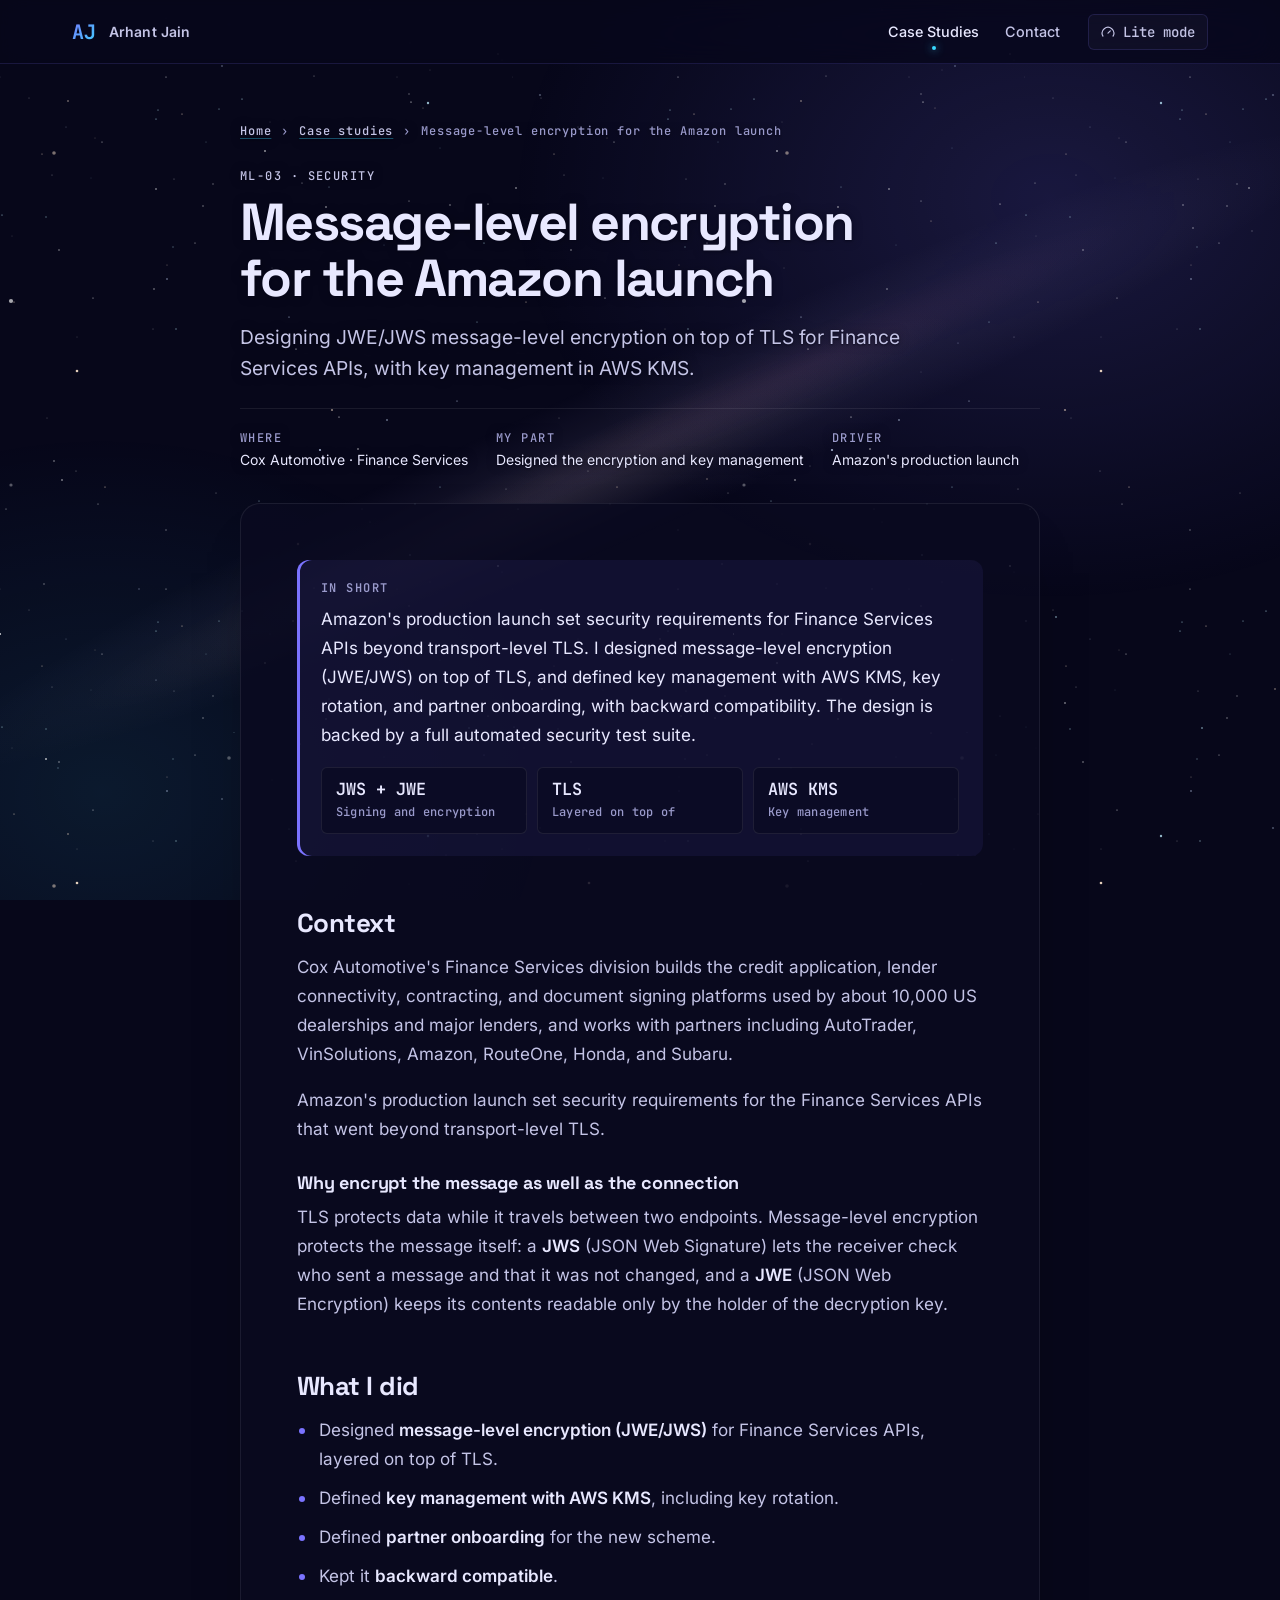
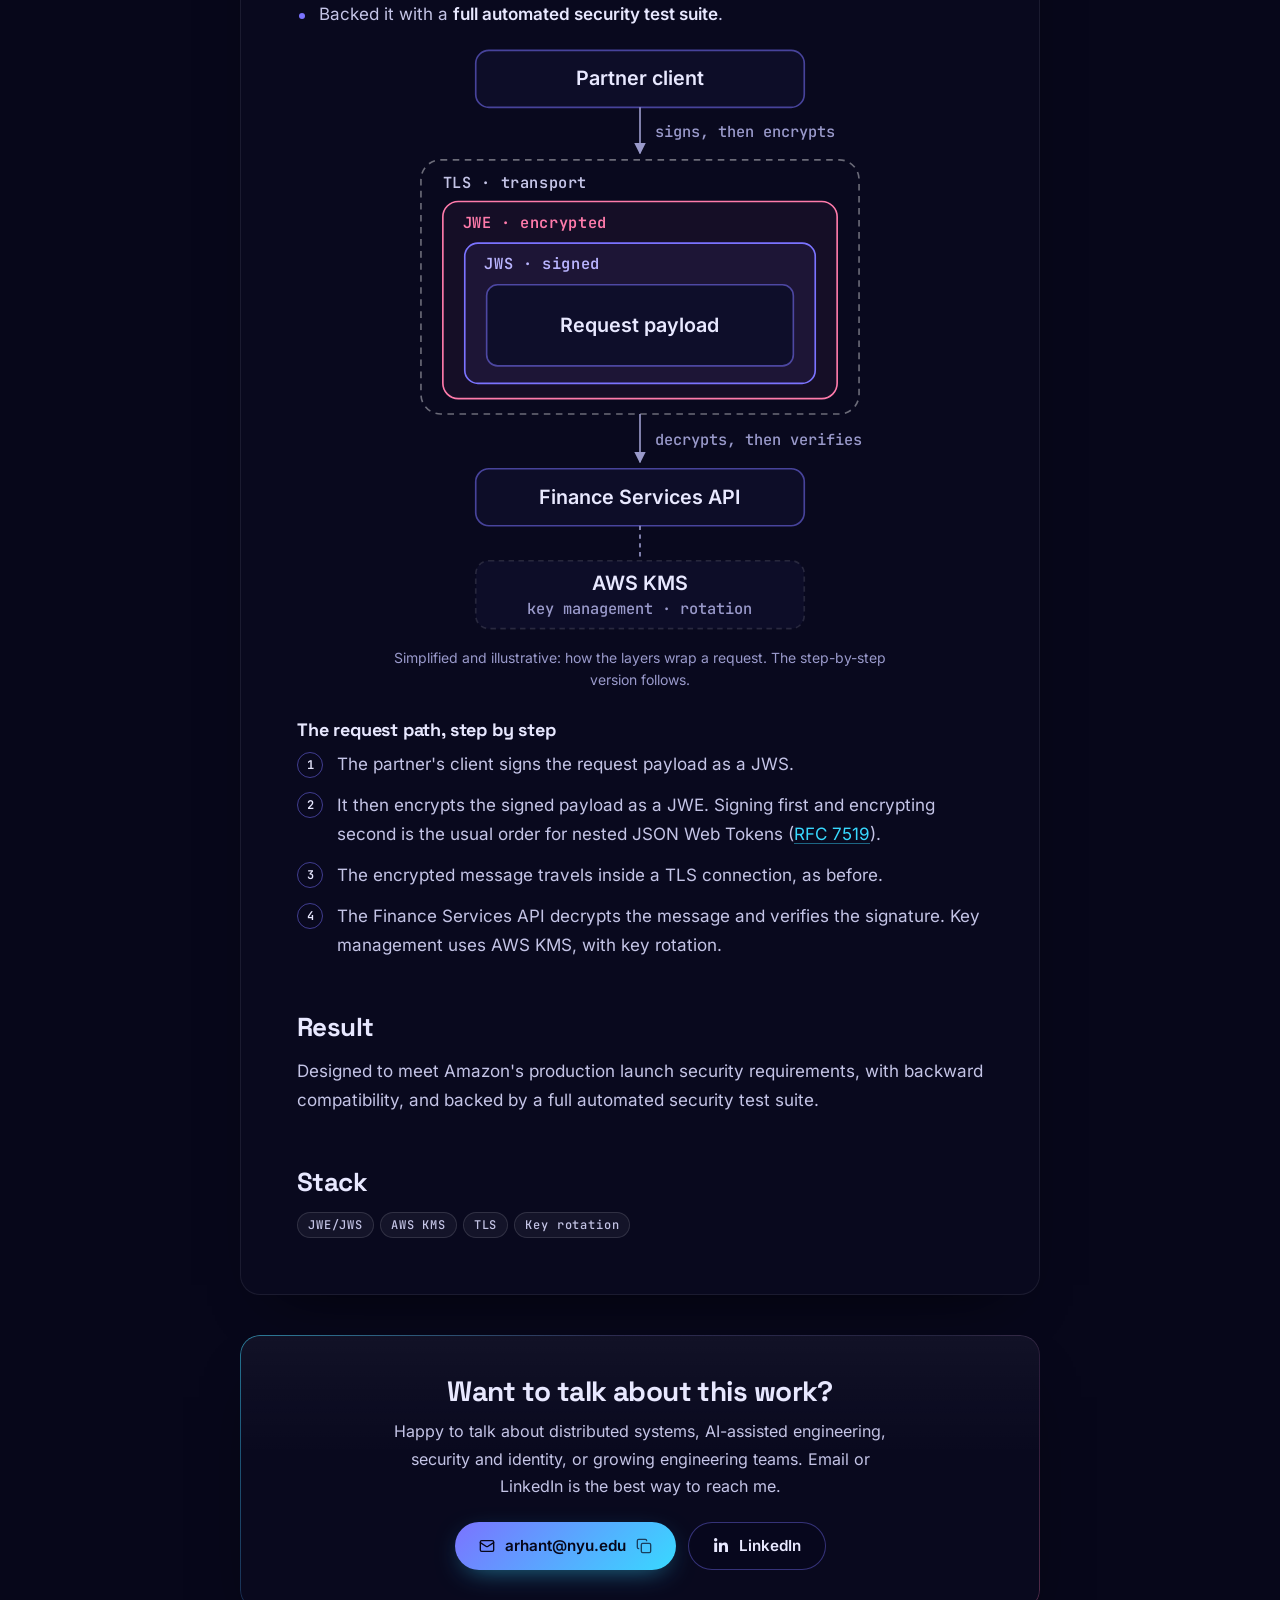
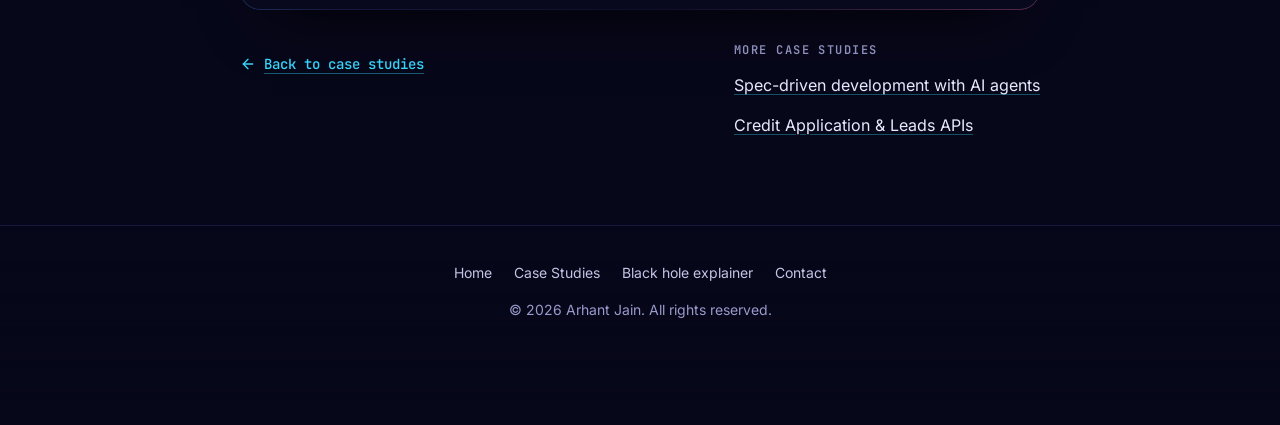
<file: work/message-level-encryption/index.html>
<!DOCTYPE html>
<html lang="en">
<head>
    <meta charset="UTF-8">
    <meta name="viewport" content="width=device-width, initial-scale=1">
    <title>Message-level encryption for the Amazon launch | Arhant Jain</title>
    <meta name="description" content="Arhant Jain designed message-level encryption (JWE/JWS) on top of TLS for Finance Services APIs to meet Amazon's production launch security requirements.">
    <meta name="author" content="Arhant Jain">
    <link rel="canonical" href="https://arhant.github.io/work/message-level-encryption/">
    <meta name="theme-color" content="#07071a">
    <meta name="color-scheme" content="dark">

    <!-- Open Graph / social -->
    <meta property="og:type" content="article">
    <meta property="og:site_name" content="Arhant Jain">
    <meta property="og:locale" content="en_US">
    <meta property="og:url" content="https://arhant.github.io/work/message-level-encryption/">
    <meta property="og:title" content="Message-level encryption for the Amazon launch | Arhant Jain">
    <meta property="og:description" content="Designing JWE/JWS message-level encryption on top of TLS for Finance Services APIs, with key management in AWS KMS.">
    <meta property="og:image" content="https://arhant.github.io/og-image.jpg">
    <meta property="og:image:width" content="1200">
    <meta property="og:image:height" content="630">
    <meta property="og:image:alt" content="Arhant Jain, Senior Software Engineer and Tech Lead, over a planet rising in space">
    <meta property="article:author" content="https://arhant.github.io/">
    <meta name="twitter:card" content="summary_large_image">
    <meta name="twitter:image:alt" content="Arhant Jain, Senior Software Engineer and Tech Lead, over a planet rising in space">

    <link rel="icon" href="/favicon.svg" type="image/svg+xml">
    <link rel="icon" href="/favicon.png" sizes="32x32" type="image/png">
    <link rel="apple-touch-icon" href="/apple-touch-icon.png">

    <!-- Motion mode is decided before first paint (same rule and storage key as the homepage) -->
    <script>
        (function (d) {
            var m = null;
            var save = navigator.connection && navigator.connection.saveData;
            try { m = localStorage.getItem('motion'); } catch (e) {}
            if (m !== 'full' && m !== 'lite') {
                var reduce = window.matchMedia && matchMedia('(prefers-reduced-motion: reduce)').matches;
                m = (reduce || save) ? 'lite' : 'full';
            }
            d.documentElement.classList.add('js');
            if (save) d.documentElement.classList.add('save-data');
            d.documentElement.dataset.motion = m;
        })(document);
    </script>

    <!-- Self-hosted fonts: preload the two faces above the fold (JetBrains Mono loads on demand) -->
    <link rel="preload" href="/fonts/inter-latin-wght-normal.woff2" as="font" type="font/woff2" crossorigin>
    <link rel="preload" href="/fonts/space-grotesk-latin-wght-normal.woff2" as="font" type="font/woff2" crossorigin>
    <link rel="stylesheet" href="/css/style.css">
    <link rel="stylesheet" href="/css/page.css">
    <!-- Classic and in <head> on purpose: its pagereveal listener must exist before first render -->
    <script src="/js/page.js"></script>

    <!-- Warm the homepage when a link to it is hovered or pressed (prefetch only, never prerender) -->
    <script type="speculationrules">
        {
            "prefetch": [
                { "where": { "href_matches": "/" }, "eagerness": "moderate" }
            ]
        }
    </script>

    <script type="application/ld+json">
        {
            "@context": "https://schema.org",
            "@graph": [
                {
                    "@type": "Article",
                    "headline": "Message-level encryption for the Amazon launch",
                    "description": "How Arhant Jain designed message-level encryption (JWE/JWS) on top of TLS for Finance Services APIs, with key management in AWS KMS, to meet Amazon's production launch security requirements.",
                    "url": "https://arhant.github.io/work/message-level-encryption/",
                    "mainEntityOfPage": "https://arhant.github.io/work/message-level-encryption/",
                    "image": "https://arhant.github.io/og-image.jpg",
                    "datePublished": "2026-10-22",
                    "dateModified": "2026-10-22",
                    "inLanguage": "en",
                    "author": { "@type": "Person", "name": "Arhant Jain", "url": "https://arhant.github.io/" }
                },
                {
                    "@type": "BreadcrumbList",
                    "itemListElement": [
                        { "@type": "ListItem", "position": 1, "name": "Home", "item": "https://arhant.github.io/" },
                        { "@type": "ListItem", "position": 2, "name": "Case studies", "item": "https://arhant.github.io/#projects" },
                        { "@type": "ListItem", "position": 3, "name": "Message-level encryption for the Amazon launch" }
                    ]
                }
            ]
        }
    </script>

    <!-- Google Analytics: the deploy workflow replaces the placeholder with the
         GA_MEASUREMENT_ID repository secret. Left unreplaced (local dev), GA stays off. -->
    <script>
        (function () {
            var id = '__GA_MEASUREMENT_ID__';
            if (!/^G-[A-Z0-9]+$/.test(id)) return;
            var s = document.createElement('script');
            s.async = true;
            s.src = 'https://www.googletagmanager.com/gtag/js?id=' + id;
            document.head.appendChild(s);
            window.dataLayer = window.dataLayer || [];
            window.gtag = function () { window.dataLayer.push(arguments); };
            window.gtag('js', new Date());
            window.gtag('config', id);
        })();
    </script>
</head>
<body class="subpage">
    <a href="#main" class="skip-link">Skip to content</a>

    <!-- Static space backdrop: reading pages never load the 3D scene -->
    <div class="backdrop" aria-hidden="true">
        <div class="backdrop-band"></div>
        <div class="backdrop-stars backdrop-stars--near"></div>
        <div class="backdrop-stars backdrop-stars--far"></div>
    </div>

    <!-- ==================== HUD (simplified) ==================== -->
    <header class="hud">
        <nav class="nav" aria-label="Primary">
            <div class="nav-inner">
                <a href="/" class="nav-home"><span class="nav-logo" aria-hidden="true">AJ</span><span class="nav-home-name">Arhant Jain</span></a>
                <ul class="nav-links" role="list">
                    <li><a href="/#projects" aria-current="true">Case Studies</a></li>
                    <li><a href="/#contact">Contact</a></li>
                </ul>
                <div class="nav-actions">
                    <button type="button" class="hud-btn" id="motion-toggle" aria-pressed="false" hidden>
                        <svg class="icon" aria-hidden="true" focusable="false"><use href="/img/icons.svg#i-gauge"/></svg>
                        <span class="hud-btn-label">Lite mode</span>
                    </button>
                </div>
            </div>
        </nav>
    </header>

    <main id="main" class="page-main" tabindex="-1">
        <article class="article" aria-labelledby="page-title">
            <header class="article-head">
                <nav class="crumbs" aria-label="Breadcrumb">
                    <ol role="list">
                        <li><a href="/">Home</a></li>
                        <li><a href="/#projects">Case studies</a></li>
                        <li><span aria-current="page">Message-level encryption for the Amazon launch</span></li>
                    </ol>
                </nav>
                <p class="case-code">ML-03 · Security</p>
                <h1 id="page-title" class="page-title page-title--case">Message-level encryption for the Amazon launch</h1>
                <p class="article-dek">Designing JWE/JWS message-level encryption on top of TLS for Finance Services APIs, with key management in AWS KMS.</p>
                <dl class="article-meta">
                    <div><dt>Where</dt><dd>Cox Automotive · Finance Services</dd></div>
                    <div><dt>My part</dt><dd>Designed the encryption and key management</dd></div>
                    <div><dt>Driver</dt><dd>Amazon's production launch</dd></div>
                </dl>
            </header>

            <div class="sheet prose">
                <section class="tldr" aria-labelledby="tldr-title">
                    <h2 id="tldr-title" class="tldr-label">In short</h2>
                    <p>Amazon's production launch set security requirements for Finance Services APIs beyond transport-level TLS. I designed message-level encryption (JWE/JWS) on top of TLS, and defined key management with AWS KMS, key rotation, and partner onboarding, with backward compatibility. The design is backed by a full automated security test suite.</p>
                    <dl class="facts facts--words">
                        <div><dt>Signing and encryption</dt><dd>JWS + JWE</dd></div>
                        <div><dt>Layered on top of</dt><dd>TLS</dd></div>
                        <div><dt>Key management</dt><dd>AWS KMS</dd></div>
                    </dl>
                </section>

                <section aria-labelledby="context-title">
                    <h2 id="context-title">Context</h2>
                    <p>Cox Automotive's Finance Services division builds the credit application, lender connectivity, contracting, and document signing platforms used by about 10,000 US dealerships and major lenders, and works with partners including AutoTrader, VinSolutions, Amazon, RouteOne, Honda, and Subaru.</p>
                    <p>Amazon's production launch set security requirements for the Finance Services APIs that went beyond transport-level TLS.</p>
                    <h3>Why encrypt the message as well as the connection</h3>
                    <p>TLS protects data while it travels between two endpoints. Message-level encryption protects the message itself: a <strong>JWS</strong> (JSON Web Signature) lets the receiver check who sent a message and that it was not changed, and a <strong>JWE</strong> (JSON Web Encryption) keeps its contents readable only by the holder of the decryption key.</p>
                </section>

                <section aria-labelledby="did-title">
                    <h2 id="did-title">What I did</h2>
                    <ul class="list" role="list">
                        <li>Designed <strong>message-level encryption (JWE/JWS)</strong> for Finance Services APIs, layered on top of TLS.</li>
                        <li>Defined <strong>key management with AWS KMS</strong>, including key rotation.</li>
                        <li>Defined <strong>partner onboarding</strong> for the new scheme.</li>
                        <li>Kept it <strong>backward compatible</strong>.</li>
                        <li>Backed it with a <strong>full automated security test suite</strong>.</li>
                    </ul>

                    <figure class="figure" aria-labelledby="mle-caption">
                        <svg class="diagram" viewBox="0 0 420 536" role="img" aria-labelledby="mle-svg-title mle-svg-desc">
                            <title id="mle-svg-title">Simplified request path with message-level encryption</title>
                            <desc id="mle-svg-desc">A partner client signs the request payload (JWS), then encrypts it (JWE). The encrypted message travels inside a TLS connection to the Finance Services API, which decrypts it and verifies the signature. Key management uses AWS KMS, with key rotation.</desc>
                            <defs>
                                <marker id="mle-arrow" viewBox="0 0 10 10" refX="9" refY="5" markerWidth="7" markerHeight="7" orient="auto-start-reverse">
                                    <path class="dg-arrowhead" d="M0 0 10 5 0 10z"/>
                                </marker>
                            </defs>
                            <rect class="dg-node" x="60" y="4" width="300" height="52" rx="12"/>
                            <text x="210" y="36" text-anchor="middle">Partner client</text>

                            <line class="dg-flow" x1="210" y1="56" x2="210" y2="98" marker-end="url(#mle-arrow)"/>
                            <text class="dg-note" x="224" y="83">signs, then encrypts</text>

                            <rect class="dg-layer dg-tls" x="10" y="104" width="400" height="232" rx="18"/>
                            <text class="dg-label dg-tls-text" x="30" y="130">TLS · transport</text>
                            <rect class="dg-layer dg-jwe" x="30" y="142" width="360" height="180" rx="14"/>
                            <text class="dg-label dg-jwe-text" x="48" y="166">JWE · encrypted</text>
                            <rect class="dg-layer dg-jws" x="50" y="180" width="320" height="128" rx="12"/>
                            <text class="dg-label dg-jws-text" x="68" y="204">JWS · signed</text>
                            <rect class="dg-node" x="70" y="218" width="280" height="74" rx="10"/>
                            <text x="210" y="261" text-anchor="middle">Request payload</text>

                            <line class="dg-flow" x1="210" y1="336" x2="210" y2="380" marker-end="url(#mle-arrow)"/>
                            <text class="dg-note" x="224" y="364">decrypts, then verifies</text>

                            <rect class="dg-node" x="60" y="386" width="300" height="52" rx="12"/>
                            <text x="210" y="418" text-anchor="middle">Finance Services API</text>

                            <line class="dg-flow" x1="210" y1="438" x2="210" y2="470" stroke-dasharray="4 4"/>
                            <rect class="dg-node dg-node--muted" x="60" y="470" width="300" height="62" rx="12"/>
                            <text x="210" y="497" text-anchor="middle">AWS KMS</text>
                            <text class="dg-note" x="210" y="519" text-anchor="middle">key management · rotation</text>
                        </svg>
                        <figcaption id="mle-caption">Simplified and illustrative: how the layers wrap a request. The step-by-step version follows.</figcaption>
                    </figure>

                    <h3>The request path, step by step</h3>
                    <ol class="steps" role="list">
                        <li>The partner's client signs the request payload as a JWS.</li>
                        <li>It then encrypts the signed payload as a JWE. Signing first and encrypting second is the usual order for nested JSON Web Tokens (<a href="https://www.rfc-editor.org/rfc/rfc7519#section-11.2">RFC 7519</a>).</li>
                        <li>The encrypted message travels inside a TLS connection, as before.</li>
                        <li>The Finance Services API decrypts the message and verifies the signature. Key management uses AWS KMS, with key rotation.</li>
                    </ol>
                </section>

                <!-- OWNER: a "Decisions and trade-offs" section, and who built and tested this with you, need facts only
                     you can supply. They are left out until you add them; publish nothing confidential. -->

                <section aria-labelledby="result-title">
                    <h2 id="result-title">Result</h2>
                    <p>Designed to meet Amazon's production launch security requirements, with backward compatibility, and backed by a full automated security test suite.</p>
                    <!-- OWNER: add the launch outcome here if it can be stated publicly. -->
                </section>

                <section aria-labelledby="stack-title">
                    <h2 id="stack-title">Stack</h2>
                    <ul class="tags" role="list"><li>JWE/JWS</li><li>AWS KMS</li><li>TLS</li><li>Key rotation</li></ul>
                </section>
            </div>

            <aside class="panel page-cta" aria-labelledby="cta-title">
                <h2 id="cta-title">Want to talk about this work?</h2>
                <p>Happy to talk about distributed systems, AI-assisted engineering, security and identity, or growing engineering teams. Email or LinkedIn is the best way to reach me.</p>
                <div class="contact-actions">
                    <a class="btn btn-primary" href="mailto:arhant@nyu.edu" data-copy-email data-track="copy_email">
                        <svg class="icon" aria-hidden="true" focusable="false"><use href="/img/icons.svg#i-envelope"/></svg>
                        <span class="email-text">arhant@nyu.edu</span>
                        <svg class="icon email-copy-icon" aria-hidden="true" focusable="false"><use href="/img/icons.svg#i-copy"/></svg>
                    </a>
                    <a class="btn btn-ghost" href="https://www.linkedin.com/in/arhant-jain" target="_blank" rel="noopener" data-track="linkedin"><svg class="icon icon--brand" aria-hidden="true" focusable="false"><use href="/img/icons.svg#i-linkedin-in"/></svg> LinkedIn<span class="sr-only"> (opens in a new tab)</span></a>
                </div>
            </aside>

            <div class="article-foot">
                <a class="back-link" href="/#ml-mle"><svg class="icon" aria-hidden="true" focusable="false"><use href="/img/icons.svg#i-arrow-left"/></svg>Back to case studies</a>
                <nav aria-labelledby="more-title">
                    <h2 id="more-title" class="more-title">More case studies</h2>
                    <ul class="more-list" role="list">
                        <li><a href="/work/spec-driven-development/">Spec-driven development with AI agents</a></li>
                        <li><a href="/work/credit-application-apis/">Credit Application &amp; Leads APIs</a></li>
                    </ul>
                </nav>
            </div>
        </article>
    </main>

    <!-- Copy confirmation: the toast is visual only; screen readers hear the live region -->
    <div class="toast" id="toast" aria-hidden="true">
        <svg class="icon" aria-hidden="true" focusable="false"><use href="/img/icons.svg#i-check"/></svg>
        <span class="toast-msg"></span>
        <span class="toast-detail"></span>
    </div>
    <p class="sr-only" id="live-status" role="status" aria-live="polite"></p>

    <footer class="footer">
        <nav aria-label="Footer">
            <ul class="footer-links" role="list">
                <li><a href="/">Home</a></li>
                <li><a href="/#projects">Case Studies</a></li>
                <li><a href="/black-hole/">Black hole explainer</a></li>
                <li><a href="/#contact">Contact</a></li>
            </ul>
        </nav>
        <p>© 2026 Arhant Jain. All rights reserved.</p>
    </footer>
</body>
</html>
</file>
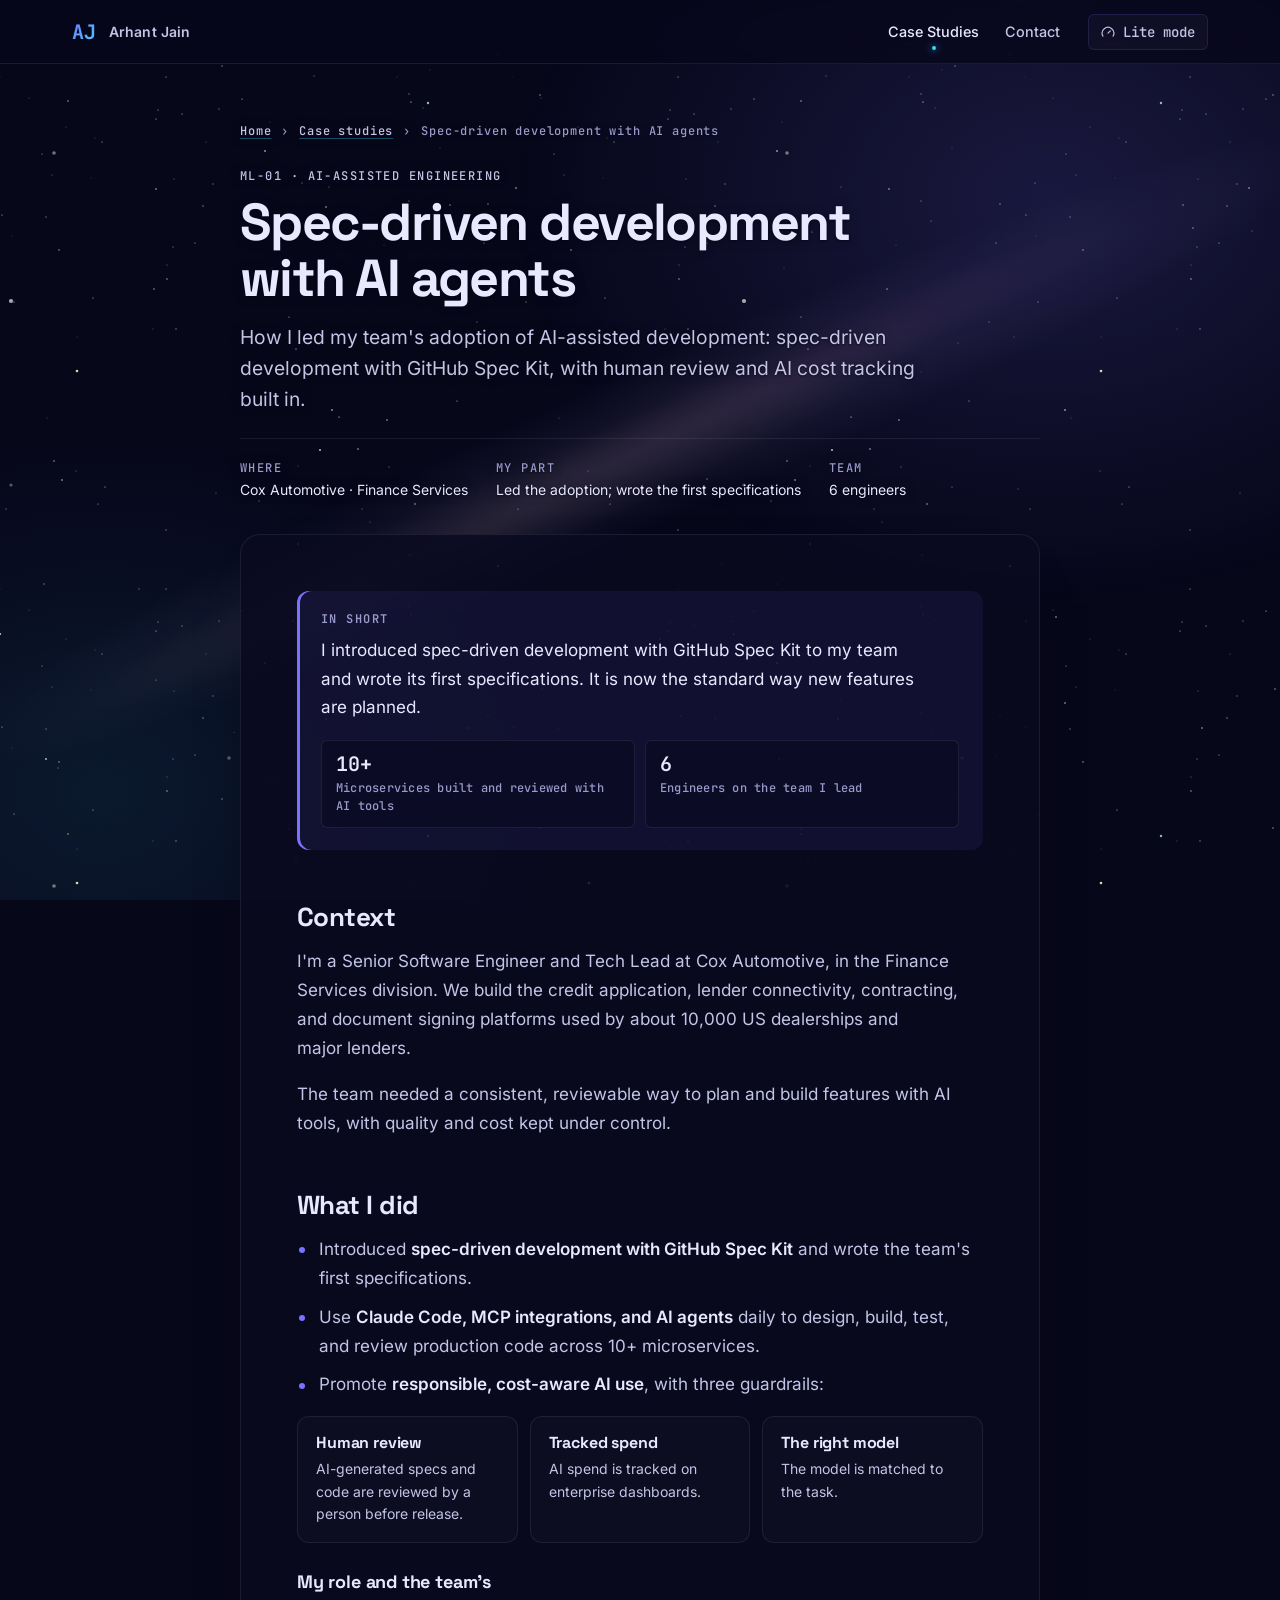
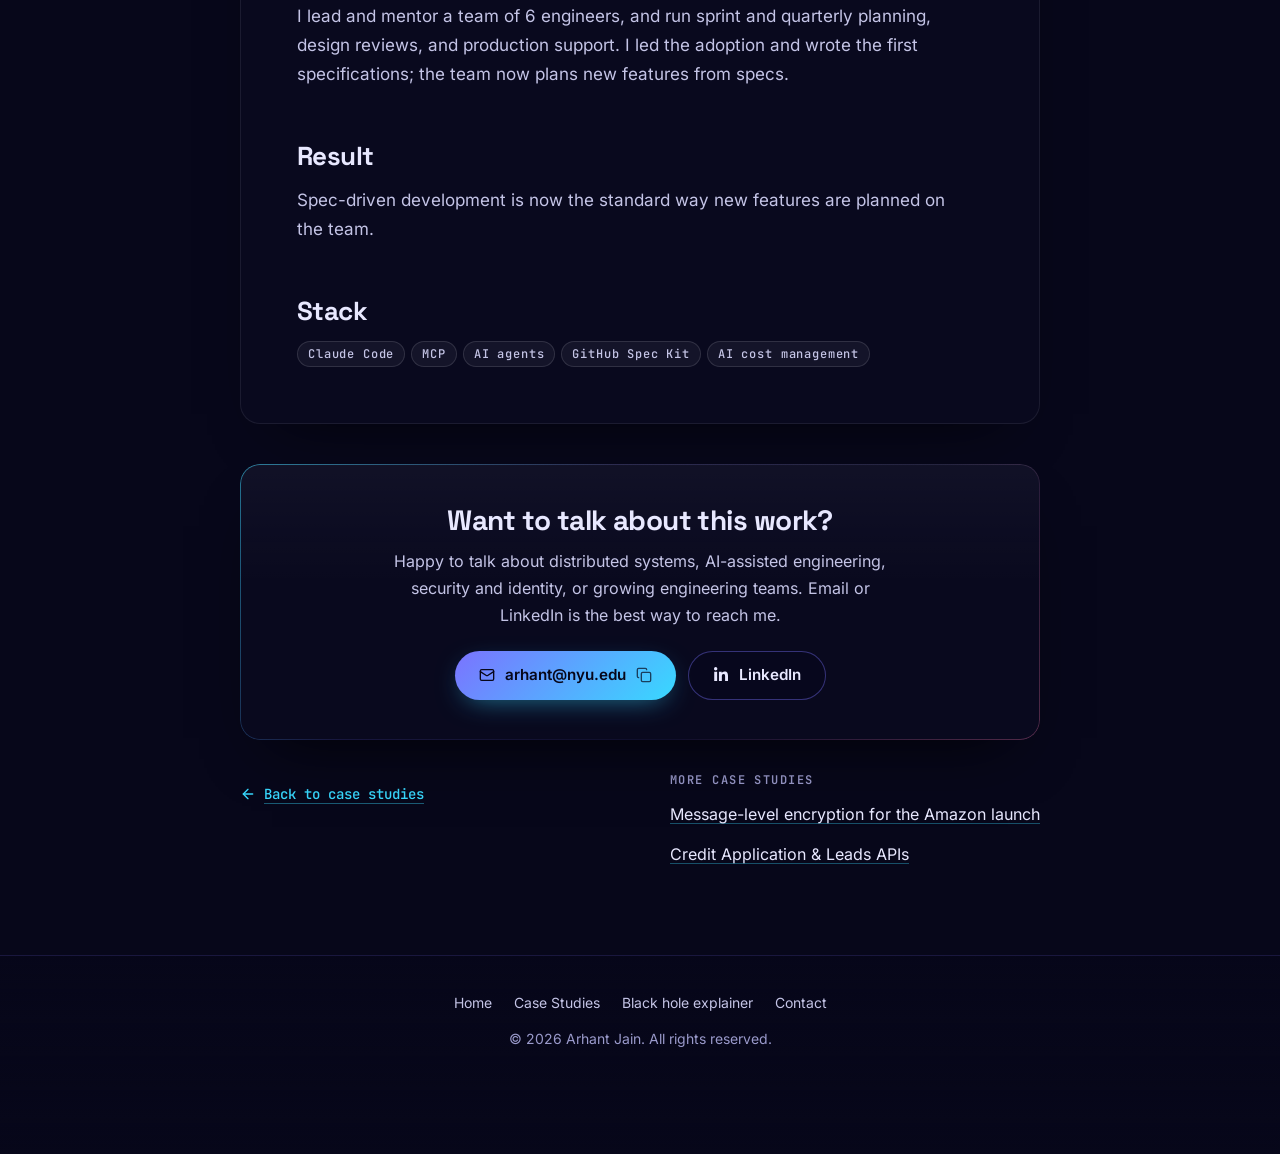
<file: work/spec-driven-development/index.html>
<!DOCTYPE html>
<html lang="en">
<head>
    <meta charset="UTF-8">
    <meta name="viewport" content="width=device-width, initial-scale=1">
    <title>Spec-driven development with AI agents | Arhant Jain</title>
    <meta name="description" content="Arhant Jain led his team's adoption of spec-driven development with GitHub Spec Kit, using Claude Code, MCP and AI agents with human review and AI cost tracking.">
    <meta name="author" content="Arhant Jain">
    <link rel="canonical" href="https://arhant.github.io/work/spec-driven-development/">
    <meta name="theme-color" content="#07071a">
    <meta name="color-scheme" content="dark">

    <!-- Open Graph / social -->
    <meta property="og:type" content="article">
    <meta property="og:site_name" content="Arhant Jain">
    <meta property="og:locale" content="en_US">
    <meta property="og:url" content="https://arhant.github.io/work/spec-driven-development/">
    <meta property="og:title" content="Spec-driven development with AI agents | Arhant Jain">
    <meta property="og:description" content="How I led my team's adoption of spec-driven development with GitHub Spec Kit, with human review and AI cost tracking built in.">
    <meta property="og:image" content="https://arhant.github.io/og-image.jpg">
    <meta property="og:image:width" content="1200">
    <meta property="og:image:height" content="630">
    <meta property="og:image:alt" content="Arhant Jain, Senior Software Engineer and Tech Lead, over a planet rising in space">
    <meta property="article:author" content="https://arhant.github.io/">
    <meta name="twitter:card" content="summary_large_image">
    <meta name="twitter:image:alt" content="Arhant Jain, Senior Software Engineer and Tech Lead, over a planet rising in space">

    <link rel="icon" href="/favicon.svg" type="image/svg+xml">
    <link rel="icon" href="/favicon.png" sizes="32x32" type="image/png">
    <link rel="apple-touch-icon" href="/apple-touch-icon.png">

    <!-- Motion mode is decided before first paint (same rule and storage key as the homepage) -->
    <script>
        (function (d) {
            var m = null;
            var save = navigator.connection && navigator.connection.saveData;
            try { m = localStorage.getItem('motion'); } catch (e) {}
            if (m !== 'full' && m !== 'lite') {
                var reduce = window.matchMedia && matchMedia('(prefers-reduced-motion: reduce)').matches;
                m = (reduce || save) ? 'lite' : 'full';
            }
            d.documentElement.classList.add('js');
            if (save) d.documentElement.classList.add('save-data');
            d.documentElement.dataset.motion = m;
        })(document);
    </script>

    <!-- Self-hosted fonts: preload the two faces above the fold (JetBrains Mono loads on demand) -->
    <link rel="preload" href="/fonts/inter-latin-wght-normal.woff2" as="font" type="font/woff2" crossorigin>
    <link rel="preload" href="/fonts/space-grotesk-latin-wght-normal.woff2" as="font" type="font/woff2" crossorigin>
    <link rel="stylesheet" href="/css/style.css">
    <link rel="stylesheet" href="/css/page.css">
    <!-- Classic and in <head> on purpose: its pagereveal listener must exist before first render -->
    <script src="/js/page.js"></script>

    <!-- Warm the homepage when a link to it is hovered or pressed (prefetch only, never prerender) -->
    <script type="speculationrules">
        {
            "prefetch": [
                { "where": { "href_matches": "/" }, "eagerness": "moderate" }
            ]
        }
    </script>

    <script type="application/ld+json">
        {
            "@context": "https://schema.org",
            "@graph": [
                {
                    "@type": "Article",
                    "headline": "Spec-driven development with AI agents",
                    "description": "How Arhant Jain led his team's adoption of spec-driven development with GitHub Spec Kit, with human review and AI cost tracking built in.",
                    "url": "https://arhant.github.io/work/spec-driven-development/",
                    "mainEntityOfPage": "https://arhant.github.io/work/spec-driven-development/",
                    "image": "https://arhant.github.io/og-image.jpg",
                    "datePublished": "2026-10-22",
                    "dateModified": "2026-10-22",
                    "inLanguage": "en",
                    "author": { "@type": "Person", "name": "Arhant Jain", "url": "https://arhant.github.io/" }
                },
                {
                    "@type": "BreadcrumbList",
                    "itemListElement": [
                        { "@type": "ListItem", "position": 1, "name": "Home", "item": "https://arhant.github.io/" },
                        { "@type": "ListItem", "position": 2, "name": "Case studies", "item": "https://arhant.github.io/#projects" },
                        { "@type": "ListItem", "position": 3, "name": "Spec-driven development with AI agents" }
                    ]
                }
            ]
        }
    </script>

    <!-- Google Analytics: the deploy workflow replaces the placeholder with the
         GA_MEASUREMENT_ID repository secret. Left unreplaced (local dev), GA stays off. -->
    <script>
        (function () {
            var id = '__GA_MEASUREMENT_ID__';
            if (!/^G-[A-Z0-9]+$/.test(id)) return;
            var s = document.createElement('script');
            s.async = true;
            s.src = 'https://www.googletagmanager.com/gtag/js?id=' + id;
            document.head.appendChild(s);
            window.dataLayer = window.dataLayer || [];
            window.gtag = function () { window.dataLayer.push(arguments); };
            window.gtag('js', new Date());
            window.gtag('config', id);
        })();
    </script>
</head>
<body class="subpage">
    <a href="#main" class="skip-link">Skip to content</a>

    <!-- Static space backdrop: reading pages never load the 3D scene -->
    <div class="backdrop" aria-hidden="true">
        <div class="backdrop-band"></div>
        <div class="backdrop-stars backdrop-stars--near"></div>
        <div class="backdrop-stars backdrop-stars--far"></div>
    </div>

    <!-- ==================== HUD (simplified) ==================== -->
    <header class="hud">
        <nav class="nav" aria-label="Primary">
            <div class="nav-inner">
                <a href="/" class="nav-home"><span class="nav-logo" aria-hidden="true">AJ</span><span class="nav-home-name">Arhant Jain</span></a>
                <ul class="nav-links" role="list">
                    <li><a href="/#projects" aria-current="true">Case Studies</a></li>
                    <li><a href="/#contact">Contact</a></li>
                </ul>
                <div class="nav-actions">
                    <button type="button" class="hud-btn" id="motion-toggle" aria-pressed="false" hidden>
                        <svg class="icon" aria-hidden="true" focusable="false"><use href="/img/icons.svg#i-gauge"/></svg>
                        <span class="hud-btn-label">Lite mode</span>
                    </button>
                </div>
            </div>
        </nav>
    </header>

    <main id="main" class="page-main" tabindex="-1">
        <article class="article" aria-labelledby="page-title">
            <header class="article-head">
                <nav class="crumbs" aria-label="Breadcrumb">
                    <ol role="list">
                        <li><a href="/">Home</a></li>
                        <li><a href="/#projects">Case studies</a></li>
                        <li><span aria-current="page">Spec-driven development with AI agents</span></li>
                    </ol>
                </nav>
                <p class="case-code">ML-01 · AI-assisted engineering</p>
                <h1 id="page-title" class="page-title page-title--case">Spec-driven development with AI agents</h1>
                <p class="article-dek">How I led my team's adoption of AI-assisted development: spec-driven development with GitHub Spec Kit, with human review and AI cost tracking built in.</p>
                <dl class="article-meta">
                    <div><dt>Where</dt><dd>Cox Automotive · Finance Services</dd></div>
                    <div><dt>My part</dt><dd>Led the adoption; wrote the first specifications</dd></div>
                    <div><dt>Team</dt><dd>6 engineers</dd></div>
                </dl>
            </header>

            <div class="sheet prose">
                <section class="tldr" aria-labelledby="tldr-title">
                    <h2 id="tldr-title" class="tldr-label">In short</h2>
                    <p>I introduced spec-driven development with GitHub Spec Kit to my team and wrote its first specifications. It is now the standard way new features are planned.</p>
                    <dl class="facts">
                        <div><dt>Microservices built and reviewed with AI tools</dt><dd>10+</dd></div>
                        <div><dt>Engineers on the team I lead</dt><dd>6</dd></div>
                    </dl>
                </section>

                <section aria-labelledby="context-title">
                    <h2 id="context-title">Context</h2>
                    <p>I'm a Senior Software Engineer and Tech Lead at Cox Automotive, in the Finance Services division. We build the credit application, lender connectivity, contracting, and document signing platforms used by about 10,000 US dealerships and major lenders.</p>
                    <p>The team needed a consistent, reviewable way to plan and build features with AI tools, with quality and cost kept under control.</p>
                </section>

                <section aria-labelledby="did-title">
                    <h2 id="did-title">What I did</h2>
                    <ul class="list" role="list">
                        <li>Introduced <strong>spec-driven development with GitHub Spec Kit</strong> and wrote the team's first specifications.</li>
                        <li>Use <strong>Claude Code, MCP integrations, and AI agents</strong> daily to design, build, test, and review production code across 10+ microservices.</li>
                        <li>Promote <strong>responsible, cost-aware AI use</strong>, with three guardrails:</li>
                    </ul>
                    <ul class="cards" role="list">
                        <li>
                            <h3>Human review</h3>
                            <p>AI-generated specs and code are reviewed by a person before release.</p>
                        </li>
                        <li>
                            <h3>Tracked spend</h3>
                            <p>AI spend is tracked on enterprise dashboards.</p>
                        </li>
                        <li>
                            <h3>The right model</h3>
                            <p>The model is matched to the task.</p>
                        </li>
                    </ul>
                    <h3>My role and the team's</h3>
                    <p>I lead and mentor a team of 6 engineers, and run sprint and quarterly planning, design reviews, and production support. I led the adoption and wrote the first specifications; the team now plans new features from specs.</p>
                </section>

                <!-- OWNER: a "Decisions and trade-offs" section (what you weighed, and why Spec Kit) needs facts only
                     you can supply. It is left out until you add them; publish nothing confidential. -->

                <section aria-labelledby="result-title">
                    <h2 id="result-title">Result</h2>
                    <p>Spec-driven development is now the standard way new features are planned on the team.</p>
                    <!-- OWNER: a before/after measure (for example planning or review time) would make this stronger.
                         Add it only if the number is real and publishable. -->
                </section>

                <section aria-labelledby="stack-title">
                    <h2 id="stack-title">Stack</h2>
                    <ul class="tags" role="list"><li>Claude Code</li><li>MCP</li><li>AI agents</li><li>GitHub Spec Kit</li><li>AI cost management</li></ul>
                </section>
            </div>

            <aside class="panel page-cta" aria-labelledby="cta-title">
                <h2 id="cta-title">Want to talk about this work?</h2>
                <p>Happy to talk about distributed systems, AI-assisted engineering, security and identity, or growing engineering teams. Email or LinkedIn is the best way to reach me.</p>
                <div class="contact-actions">
                    <a class="btn btn-primary" href="mailto:arhant@nyu.edu" data-copy-email data-track="copy_email">
                        <svg class="icon" aria-hidden="true" focusable="false"><use href="/img/icons.svg#i-envelope"/></svg>
                        <span class="email-text">arhant@nyu.edu</span>
                        <svg class="icon email-copy-icon" aria-hidden="true" focusable="false"><use href="/img/icons.svg#i-copy"/></svg>
                    </a>
                    <a class="btn btn-ghost" href="https://www.linkedin.com/in/arhant-jain" target="_blank" rel="noopener" data-track="linkedin"><svg class="icon icon--brand" aria-hidden="true" focusable="false"><use href="/img/icons.svg#i-linkedin-in"/></svg> LinkedIn<span class="sr-only"> (opens in a new tab)</span></a>
                </div>
            </aside>

            <div class="article-foot">
                <a class="back-link" href="/#ml-spec-driven"><svg class="icon" aria-hidden="true" focusable="false"><use href="/img/icons.svg#i-arrow-left"/></svg>Back to case studies</a>
                <nav aria-labelledby="more-title">
                    <h2 id="more-title" class="more-title">More case studies</h2>
                    <ul class="more-list" role="list">
                        <li><a href="/work/message-level-encryption/">Message-level encryption for the Amazon launch</a></li>
                        <li><a href="/work/credit-application-apis/">Credit Application &amp; Leads APIs</a></li>
                    </ul>
                </nav>
            </div>
        </article>
    </main>

    <!-- Copy confirmation: the toast is visual only; screen readers hear the live region -->
    <div class="toast" id="toast" aria-hidden="true">
        <svg class="icon" aria-hidden="true" focusable="false"><use href="/img/icons.svg#i-check"/></svg>
        <span class="toast-msg"></span>
        <span class="toast-detail"></span>
    </div>
    <p class="sr-only" id="live-status" role="status" aria-live="polite"></p>

    <footer class="footer">
        <nav aria-label="Footer">
            <ul class="footer-links" role="list">
                <li><a href="/">Home</a></li>
                <li><a href="/#projects">Case Studies</a></li>
                <li><a href="/black-hole/">Black hole explainer</a></li>
                <li><a href="/#contact">Contact</a></li>
            </ul>
        </nav>
        <p>© 2026 Arhant Jain. All rights reserved.</p>
    </footer>
</body>
</html>
</file>
<file: css/style.css>
/* ==========================================================================
   Arhant Jain: portfolio
   Layers: reset → tokens → base → layout → components → motion → utilities.
   All non-essential animation lives under html[data-motion="full"], so lite
   mode, no-JS and prefers-reduced-motion all get the calm version by default.
   ========================================================================== */

@layer reset, tokens, base, layout, components, motion, utilities;

/* ==================== FONTS ==================== */
/* Self-hosted variable woff2 (latin subset, Google's latin unicode-range).
   Each web font is followed in its stack by a local face whose metrics are
   overridden to match it (capsize weighted widths), so the swap doesn't reflow. */
@font-face {
    font-family: 'Inter';
    font-style: normal;
    font-weight: 100 900;
    font-display: swap;
    src: url('../fonts/inter-latin-wght-normal.woff2') format('woff2');
    unicode-range: U+0000-00FF, U+0131, U+0152-0153, U+02BB-02BC, U+02C6, U+02DA, U+02DC, U+0304, U+0308, U+0329,
                   U+2000-206F, U+20AC, U+2122, U+2191, U+2193, U+2212, U+2215, U+FEFF, U+FFFD;
}
@font-face {
    font-family: 'Space Grotesk';
    font-style: normal;
    font-weight: 300 700;
    font-display: swap;
    src: url('../fonts/space-grotesk-latin-wght-normal.woff2') format('woff2');
    unicode-range: U+0000-00FF, U+0131, U+0152-0153, U+02BB-02BC, U+02C6, U+02DA, U+02DC, U+0304, U+0308, U+0329,
                   U+2000-206F, U+20AC, U+2122, U+2191, U+2193, U+2212, U+2215, U+FEFF, U+FFFD;
}
@font-face {
    font-family: 'JetBrains Mono';
    font-style: normal;
    font-weight: 100 800;
    font-display: swap;
    src: url('../fonts/jetbrains-mono-latin-wght-normal.woff2') format('woff2');
    unicode-range: U+0000-00FF, U+0131, U+0152-0153, U+02BB-02BC, U+02C6, U+02DA, U+02DC, U+0304, U+0308, U+0329,
                   U+2000-206F, U+20AC, U+2122, U+2191, U+2193, U+2212, U+2215, U+FEFF, U+FFFD;
}

/* Metric-matched fallbacks. Regular and bold are separate faces so headings use
   the real bold cut instead of a synthesized one. */
@font-face {
    font-family: 'Inter Fallback';
    font-weight: 400;
    src: local('Arial'), local('ArialMT'), local('Liberation Sans'), local('Arimo');
    size-adjust: 107.32%; ascent-override: 90.27%; descent-override: 22.48%; line-gap-override: 0%;
}
@font-face {
    font-family: 'Inter Fallback';
    font-weight: 700;
    src: local('Arial Bold'), local('Arial-BoldMT'), local('Liberation Sans Bold'), local('Arimo Bold');
    size-adjust: 107.32%; ascent-override: 90.27%; descent-override: 22.48%; line-gap-override: 0%;
}
@font-face {
    font-family: 'Space Grotesk Fallback';
    font-weight: 400;
    src: local('Arial'), local('ArialMT'), local('Liberation Sans'), local('Arimo');
    size-adjust: 110.95%; ascent-override: 88.69%; descent-override: 26.32%; line-gap-override: 0%;
}
@font-face {
    font-family: 'Space Grotesk Fallback';
    font-weight: 700;
    src: local('Arial Bold'), local('Arial-BoldMT'), local('Liberation Sans Bold'), local('Arimo Bold');
    size-adjust: 110.95%; ascent-override: 88.69%; descent-override: 26.32%; line-gap-override: 0%;
}
@font-face {
    font-family: 'JetBrains Mono Fallback';
    src: local('Consolas');
    size-adjust: 109.13%; ascent-override: 93.47%; descent-override: 27.49%; line-gap-override: 0%;
}
@font-face {
    font-family: 'JetBrains Mono Fallback Courier';
    src: local('Courier New'), local('CourierNewPSMT');
    size-adjust: 99.98%; ascent-override: 102.02%; descent-override: 30.00%; line-gap-override: 0%;
}

/* Cross-document view transitions (homepage <-> /work/ and /black-hole/).
   Reduced motion never opts in. */
@media (prefers-reduced-motion: no-preference) {
    @view-transition { navigation: auto; }
}

/* Registered so the backdrop's per-section glow can transition smoothly. Not inherited and set
   on .backdrop only, so a section change restyles the backdrop, not the whole document. */
@property --glow-a { syntax: '<color>'; inherits: false; initial-value: rgb(123 115 255 / 0.16); }
@property --glow-b { syntax: '<color>'; inherits: false; initial-value: rgb(56 217 255 / 0.09); }

/* ==================== RESET ==================== */
@layer reset {
    *, *::before, *::after { box-sizing: border-box; margin: 0; padding: 0; }
    [hidden] { display: none !important; }
    svg.sprite { position: absolute; width: 0; height: 0; overflow: hidden; }
    ul[role="list"], ol[role="list"] { list-style: none; }
    img, picture, svg, canvas { display: block; max-width: 100%; }
    button { font: inherit; color: inherit; background: none; border: 0; cursor: pointer; }
    a { color: inherit; }
    dd { margin: 0; }
}

/* ==================== TOKENS ==================== */
@layer tokens {
    :root {
        --bg: #07071a;
        --surface: rgb(10 10 32 / 0.86);
        --surface-raised: rgb(14 14 42 / 0.9);
        --surface-inset: rgb(255 255 255 / 0.025);

        --text: #e8e8ff;
        --text-2: #c4c4e6;
        --text-muted: #9a9acb;

        --accent-1-rgb: 123 115 255;
        --accent-2-rgb: 56 217 255;
        --accent-3-rgb: 255 123 171;
        --accent-1: rgb(var(--accent-1-rgb));
        --accent-2: rgb(var(--accent-2-rgb));
        --accent-3: rgb(var(--accent-3-rgb));
        --gradient: linear-gradient(135deg, var(--accent-1), var(--accent-2));

        --border: rgb(var(--accent-1-rgb) / 0.16);
        --edge: linear-gradient(135deg,
            rgb(var(--accent-2-rgb) / 0.5),
            rgb(var(--accent-1-rgb) / 0.14) 35%,
            rgb(var(--accent-1-rgb) / 0.06) 65%,
            rgb(var(--accent-3-rgb) / 0.3));

        /* Colour roles (aliases only): cyan means "clickable or live" */
        --interactive: var(--accent-2);
        --eyebrow: var(--text-muted);
        --decor: var(--accent-1);
        --hairline: rgb(255 255 255 / 0.08);
        --hairline-strong: rgb(255 255 255 / 0.12);

        --font: 'Inter', 'Inter Fallback', system-ui, -apple-system, 'Segoe UI', Roboto, sans-serif;
        --display: 'Space Grotesk', 'Space Grotesk Fallback', 'Inter', 'Inter Fallback', system-ui, sans-serif;
        --mono: 'JetBrains Mono', 'JetBrains Mono Fallback', 'JetBrains Mono Fallback Courier', ui-monospace, 'Cascadia Code', monospace;

        /* Type scale: labels never go below --step--2 (12 px) */
        --step--2: 0.75rem;
        --step--1: 0.875rem;
        --step-0: 1.0625rem;
        --step-card: 1.125rem;    /* h3 on cards and small panels */
        --step-title: 1.375rem;   /* h3 for roles and case studies */
        --leading-prose: 1.65;
        --track-label: 0.12em;    /* eyebrows and codes */
        --track-meta: 0.07em;     /* badges, dates, tags */

        /* Spacing: section and panel padding, grid gaps */
        --space-1: 4px;
        --space-2: 8px;
        --space-3: 12px;
        --space-4: 16px;
        --space-5: 20px;
        --space-6: 24px;
        --space-7: 32px;
        --space-8: 40px;
        --space-9: 48px;

        --nav-h: 64px;
        --container: 1200px;
        --gutter: clamp(16px, 4vw, 32px);
        --r-sm: 6px;
        --r-md: 12px;
        --r-lg: 20px;
        --r-pill: 999px;
        --radius: var(--r-lg);

        --dur-fast: 120ms;
        --dur-base: 200ms;
        --dur-slow: 350ms;
        --ease: cubic-bezier(0.4, 0, 0.2, 1);
        --ease-out: cubic-bezier(0.16, 1, 0.3, 1);
        --ease-in: cubic-bezier(0.4, 0, 1, 1);
        --ease-emph: cubic-bezier(0.2, 0, 0, 1);

        --stars-near: url("data:image/svg+xml,%3Csvg xmlns='http://www.w3.org/2000/svg' width='512' height='512'%3E%3Cg fill='%23fff'%3E%3Ccircle cx='166' cy='77' r='0.6' opacity='0.70'/%3E%3Ccircle cx='298' cy='466' r='0.4' opacity='0.62'/%3E%3Ccircle cx='46' cy='217' r='0.7' opacity='0.50' fill='%23bfefff'/%3E%3Ccircle cx='298' cy='32' r='1.2' opacity='0.49' fill='%23ffe6cf'/%3E%3Ccircle cx='440' cy='148' r='0.4' opacity='0.55' fill='%23bfefff'/%3E%3Ccircle cx='93' cy='298' r='0.6' opacity='0.71'/%3E%3Ccircle cx='289' cy='317' r='0.6' opacity='0.86' fill='%23cfe0ff'/%3E%3Ccircle cx='300' cy='232' r='0.5' opacity='0.80'/%3E%3Ccircle cx='42' cy='154' r='0.6' opacity='0.64' fill='%23ffe6cf'/%3E%3Ccircle cx='502' cy='60' r='0.5' opacity='0.45' fill='%23cfe0ff'/%3E%3Ccircle cx='216' cy='493' r='0.4' opacity='0.86'/%3E%3Ccircle cx='174' cy='179' r='0.6' opacity='0.39'/%3E%3Ccircle cx='484' cy='243' r='0.6' opacity='0.81' fill='%23bfefff'/%3E%3Ccircle cx='296' cy='349' r='0.6' opacity='0.93'/%3E%3Ccircle cx='12' cy='236' r='0.4' opacity='0.39'/%3E%3Ccircle cx='66' cy='127' r='0.5' opacity='0.40' fill='%23cfe0ff'/%3E%3Ccircle cx='206' cy='142' r='0.4' opacity='0.71' fill='%23bfefff'/%3E%3Ccircle cx='213' cy='184' r='0.7' opacity='0.45'/%3E%3Ccircle cx='77' cy='337' r='0.4' opacity='0.47'/%3E%3Ccircle cx='2' cy='215' r='0.5' opacity='0.97' fill='%23bfefff'/%3E%3Ccircle cx='440' cy='487' r='0.6' opacity='0.65' fill='%23bfefff'/%3E%3Ccircle cx='409' cy='201' r='0.5' opacity='0.76'/%3E%3Ccircle cx='98' cy='504' r='0.5' opacity='0.74'/%3E%3Ccircle cx='0' cy='77' r='0.4' opacity='0.37'/%3E%3Ccircle cx='314' cy='76' r='0.5' opacity='0.59'/%3E%3Ccircle cx='59' cy='250' r='0.8' opacity='0.55'/%3E%3Ccircle cx='52' cy='175' r='0.5' opacity='0.45'/%3E%3Ccircle cx='105' cy='487' r='0.5' opacity='0.94' fill='%23ffe6cf'/%3E%3Ccircle cx='153' cy='329' r='0.4' opacity='0.69'/%3E%3Ccircle cx='182' cy='114' r='0.6' opacity='0.76' fill='%23ffe6cf'/%3E%3Ccircle cx='415' cy='504' r='0.7' opacity='0.88' fill='%23bfefff'/%3E%3Ccircle cx='411' cy='102' r='0.6' opacity='0.99'/%3E%3Ccircle cx='242' cy='99' r='0.6' opacity='0.88' fill='%23bfefff'/%3E%3Ccircle cx='506' cy='489' r='0.5' opacity='0.50'/%3E%3Ccircle cx='173' cy='247' r='0.8' opacity='0.35' fill='%23bfefff'/%3E%3Ccircle cx='176' cy='329' r='0.7' opacity='0.60' fill='%23bfefff'/%3E%3Ccircle cx='384' cy='245' r='0.4' opacity='0.57' fill='%23bfefff'/%3E%3Ccircle cx='203' cy='206' r='0.8' opacity='0.46'/%3E%3Ccircle cx='14' cy='302' r='0.6' opacity='0.75' fill='%23ffe6cf'/%3E%3Ccircle cx='502' cy='337' r='0.5' opacity='0.44'/%3E%3Ccircle cx='409' cy='372' r='0.4' opacity='0.44'/%3E%3Ccircle cx='423' cy='108' r='0.5' opacity='0.51' fill='%23ffe6cf'/%3E%3Ccircle cx='167' cy='279' r='0.7' opacity='0.83' fill='%23cfe0ff'/%3E%3Ccircle cx='339' cy='417' r='0.6' opacity='0.92'/%3E%3Ccircle cx='272' cy='268' r='0.4' opacity='0.47'/%3E%3Ccircle cx='397' cy='77' r='0.4' opacity='0.43'/%3E%3Ccircle cx='167' cy='265' r='0.6' opacity='0.42' fill='%23ffe6cf'/%3E%3Ccircle cx='29' cy='98' r='0.4' opacity='0.64'/%3E%3Ccircle cx='389' cy='467' r='0.5' opacity='0.68' fill='%23ffe6cf'/%3E%3Ccircle cx='102' cy='142' r='0.6' opacity='0.68'/%3E%3Ccircle cx='358' cy='449' r='0.8' opacity='0.71'/%3E%3Ccircle cx='430' cy='70' r='0.4' opacity='0.40'/%3E%3Ccircle cx='219' cy='109' r='0.5' opacity='0.86' fill='%23bfefff'/%3E%3Ccircle cx='329' cy='187' r='0.5' opacity='0.65' fill='%23bfefff'/%3E%3Ccircle cx='488' cy='204' r='0.6' opacity='0.89'/%3E%3Ccircle cx='362' cy='509' r='0.5' opacity='0.58'/%3E%3Ccircle cx='370' cy='10' r='0.6' opacity='0.36'/%3E%3Ccircle cx='265' cy='151' r='0.8' opacity='0.95'/%3E%3Ccircle cx='498' cy='54' r='0.9' opacity='0.86'/%3E%3Ccircle cx='387' cy='420' r='0.7' opacity='0.96' fill='%23cfe0ff'/%3E%3Ccircle cx='76' cy='471' r='0.6' opacity='0.41'/%3E%3Ccircle cx='409' cy='94' r='0.8' opacity='0.36'/%3E%3Ccircle cx='410' cy='43' r='0.7' opacity='0.91' fill='%23cfe0ff'/%3E%3Ccircle cx='6' cy='509' r='0.5' opacity='0.75'/%3E%3Ccircle cx='270' cy='122' r='0.4' opacity='0.38'/%3E%3Ccircle cx='477' cy='322' r='0.6' opacity='0.64' fill='%23bfefff'/%3E%3Ccircle cx='91' cy='178' r='0.4' opacity='0.36' fill='%23bfefff'/%3E%3Ccircle cx='259' cy='501' r='0.6' opacity='0.64' fill='%23bfefff'/%3E%3Ccircle cx='419' cy='221' r='0.6' opacity='0.61' fill='%23ffe6cf'/%3E%3Ccircle cx='158' cy='110' r='0.5' opacity='0.92' fill='%23bfefff'/%3E%3Ccircle cx='326' cy='207' r='1.0' opacity='0.43'/%3E%3Ccircle cx='320' cy='450' r='1.1' opacity='0.78' fill='%23cfe0ff'/%3E%3Ccircle cx='446' cy='343' r='0.5' opacity='0.54' fill='%23cfe0ff'/%3E%3Ccircle cx='95' cy='138' r='0.4' opacity='0.56' fill='%23ffe6cf'/%3E%3Ccircle cx='166' cy='18' r='0.7' opacity='0.47'/%3E%3Ccircle cx='195' cy='243' r='0.6' opacity='0.68'/%3E%3Ccircle cx='47' cy='418' r='0.4' opacity='0.61'/%3E%3Ccircle cx='156' cy='119' r='0.6' opacity='0.84' fill='%23bfefff'/%3E%3Ccircle cx='457' cy='401' r='0.6' opacity='0.82' fill='%23cfe0ff'/%3E%3Ccircle cx='77' cy='371' r='1.3' opacity='0.89' fill='%23ffe6cf'/%3E%3C/g%3E%3C/svg%3E");
        --stars-far: url("data:image/svg+xml,%3Csvg xmlns='http://www.w3.org/2000/svg' width='733' height='733'%3E%3Cg fill='%23fff'%3E%3Ccircle cx='332' cy='410' r='1.1' opacity='0.68' fill='%23ffe6cf'/%3E%3Ccircle cx='139' cy='589' r='0.8' opacity='0.47' fill='%23cfe0ff'/%3E%3Ccircle cx='222' cy='66' r='1.0' opacity='0.38' fill='%23cfe0ff'/%3E%3Ccircle cx='707' cy='479' r='0.9' opacity='0.36' fill='%23ffe6cf'/%3E%3Ccircle cx='46' cy='26' r='1.0' opacity='0.86'/%3E%3Ccircle cx='323' cy='617' r='0.9' opacity='0.67' fill='%23bfefff'/%3E%3Ccircle cx='62' cy='480' r='0.8' opacity='0.96'/%3E%3Ccircle cx='519' cy='231' r='0.7' opacity='0.40'/%3E%3Ccircle cx='293' cy='621' r='0.8' opacity='0.90'/%3E%3Ccircle cx='156' cy='680' r='0.6' opacity='0.81' fill='%23cfe0ff'/%3E%3Ccircle cx='54' cy='461' r='1.0' opacity='0.41'/%3E%3Ccircle cx='11' cy='301' r='2.1' opacity='0.81'/%3E%3Ccircle cx='44' cy='584' r='0.7' opacity='0.64'/%3E%3Ccircle cx='722' cy='564' r='0.8' opacity='0.61'/%3E%3Ccircle cx='0' cy='634' r='1.1' opacity='1.00'/%3E%3Ccircle cx='154' cy='289' r='1.0' opacity='0.42'/%3E%3Ccircle cx='156' cy='189' r='1.0' opacity='0.54'/%3E%3Ccircle cx='54' cy='153' r='1.8' opacity='0.59' fill='%23ffe6cf'/%3E%3Ccircle cx='332' cy='703' r='0.8' opacity='0.91'/%3E%3Ccircle cx='460' cy='228' r='0.7' opacity='0.82'/%3E%3Ccircle cx='542' cy='689' r='0.7' opacity='0.92' fill='%23ffe6cf'/%3E%3Ccircle cx='58' cy='35' r='0.7' opacity='0.52' fill='%23bfefff'/%3E%3Ccircle cx='516' cy='188' r='1.0' opacity='0.54'/%3E%3Ccircle cx='681' cy='716' r='0.7' opacity='0.77' fill='%23ffe6cf'/%3E%3Ccircle cx='450' cy='205' r='1.1' opacity='0.36'/%3E%3Ccircle cx='302' cy='183' r='0.6' opacity='0.70'/%3E%3Ccircle cx='68' cy='101' r='0.8' opacity='0.83' fill='%23ffe6cf'/%3E%3Ccircle cx='428' cy='103' r='1.2' opacity='0.94' fill='%23bfefff'/%3E%3Ccircle cx='229' cy='25' r='1.8' opacity='0.39'/%3E%3Ccircle cx='234' cy='733' r='0.6' opacity='0.83' fill='%23bfefff'/%3E%3Ccircle cx='540' cy='95' r='1.1' opacity='0.41' fill='%23cfe0ff'/%3E%3Ccircle cx='660' cy='639' r='0.8' opacity='0.91' fill='%23ffe6cf'/%3E%3Ccircle cx='11' cy='485' r='1.6' opacity='0.40'/%3E%3Ccircle cx='469' cy='728' r='1.0' opacity='0.60' fill='%23bfefff'/%3E%3C/g%3E%3C/svg%3E");
    }

    html[data-section="about"] .backdrop      { --glow-a: rgb(255 123 171 / 0.15); --glow-b: rgb(56 217 255 / 0.10); }
    html[data-section="experience"] .backdrop { --glow-a: rgb(232 176 120 / 0.12); --glow-b: rgb(123 115 255 / 0.12); }
    html[data-section="skills"] .backdrop     { --glow-a: rgb(150 205 255 / 0.18); --glow-b: rgb(56 217 255 / 0.08); }
    html[data-section="projects"] .backdrop   { --glow-a: rgb(160 140 255 / 0.16); --glow-b: rgb(255 123 171 / 0.10); }
    html[data-section="contact"] .backdrop    { --glow-a: rgb(255 168 96 / 0.12);  --glow-b: rgb(123 115 255 / 0.08); }

    @media (prefers-reduced-transparency: reduce) {
        :root { --surface: rgb(9 9 30); --surface-raised: rgb(14 14 42); }
    }
}

/* ==================== BASE ==================== */
@layer base {
    html {
        /* Only <html> gets a background so the fixed canvas (z-index -1) is never covered by body. */
        background: var(--bg);
        color: var(--text);
        font-family: var(--font);
        font-size: 100%;
        line-height: 1.6;
        -webkit-font-smoothing: antialiased;
        -moz-osx-font-smoothing: grayscale;
        text-size-adjust: 100%;
        scroll-padding-top: calc(var(--nav-h) + 16px);
    }

    body { min-height: 100vh; overflow-x: hidden; }

    ::selection { background: var(--accent-2); color: var(--bg); }

    h1, h2, h3 {
        line-height: 1.2;
        font-weight: 700;
        color: var(--text);
        font-family: var(--display);
        letter-spacing: -0.01em;
        text-wrap: balance;
    }
    strong { color: var(--text); font-weight: 600; }
    p a, dd a, li > a:not([class]) { text-decoration: underline; text-underline-offset: 3px; }

    /* Line icons (Lucide, 24-unit grid): 1.75 by default, heavier when small or
       on icon-only controls (non-text contrast), lighter only at 20 px and up.
       Brand marks are filled symbols and ignore the stroke. */
    .icon { width: 1em; height: 1em; fill: currentColor; stroke-width: 1.75; flex-shrink: 0; }
    .icon--brand { stroke: none; }

    :focus-visible { outline: 2px solid var(--interactive); outline-offset: 3px; border-radius: 4px; }
    main:focus, h1:focus { outline: none; }

    kbd { font-family: var(--mono); }
}

/* ==================== LAYOUT ==================== */
@layer layout {
    .container { width: 100%; max-width: var(--container); margin-inline: auto; padding-inline: var(--gutter); }

    /* overflow-x: clip keeps the heading scrims (which spill past a full-width head) from
       widening the page on phones; it doesn't make a scroll container or clip fixed children */
    .section { position: relative; padding-block: clamp(88px, 13vh, 150px); overflow-x: clip; }
    .section--last { min-height: 100svh; display: flex; align-items: center; padding-bottom: clamp(120px, 20vh, 200px); }
    .section--last > .container { width: 100%; }

    /* The head hugs its text (up to 760 px), so the scrim and the scene's shade centre on the words */
    .section-head { width: fit-content; margin-bottom: 36px; max-width: 760px; }
    .section-head--center { text-align: center; margin-inline: auto; }
    .section-head h2 { font-size: clamp(2.3rem, 5vw, 3.5rem); letter-spacing: -0.035em; margin-top: 10px; line-height: 1.05; }
    .section-intro { color: var(--text-2); font-size: var(--step-0); margin-top: 12px; max-width: 62ch; text-wrap: balance; }
}

/* ==================== COMPONENTS ==================== */
@layer components {

    /* ---------- Space backdrop + canvas ---------- */
    .backdrop {
        position: fixed;
        inset: 0;
        z-index: -2;
        overflow: hidden;
        background:
            radial-gradient(60vmax 45vmax at 82% 22%, var(--glow-a), transparent 70%),
            radial-gradient(50vmax 40vmax at 8% 88%, var(--glow-b), transparent 70%);
        transition: --glow-a 1.4s var(--ease), --glow-b 1.4s var(--ease), opacity 400ms var(--ease), visibility 0s;
    }
    .backdrop-band {
        position: absolute;
        inset: -40%;
        transform: rotate(-24deg);
        background:
            radial-gradient(ellipse 48% 7% at 50% 50%, rgb(200 190 255 / 0.10), transparent 70%),
            radial-gradient(ellipse 30% 4% at 44% 50.5%, rgb(255 214 180 / 0.07), transparent 70%),
            radial-gradient(ellipse 22% 3% at 58% 49.5%, rgb(var(--accent-3-rgb) / 0.05), transparent 70%);
    }
    .backdrop-stars { position: absolute; inset: 0; background-repeat: repeat; }
    .backdrop-stars--near { background-image: var(--stars-near); }
    .backdrop-stars--far { background-image: var(--stars-far); opacity: 0.8; }

    /* Poster: a still of the real scene, sized the way the camera frames it (full
       height in landscape, full width below a 3:4 aspect), so the 3D simply comes
       alive over the same shot. Only where image-set() understands type() and
       without Save-Data; otherwise (or until a still arrives) the glows and star
       tiles above show. No preload: the h1 and summary remain the LCP candidates.
       Away from the hero (lite mode, and a deep link or Back before the 3D is up)
       each section shows its own still, darkened and softened on the
       pseudo-element (never on text). A plain swap, no cross-fade. Once the scene
       runs, the backdrop leaves the render tree, so no further stills load.
       Each image-set lists the smaller encoding of that still first (the capture
       tool prints both sizes): WebP, except About and Contact, where AVIF wins. */
    @supports (background-image: image-set(url("../img/scene/hero-wide.avif") type("image/avif"))) {
        .backdrop--poster {
            --poster: image-set(url("../img/scene/hero-wide.webp") type("image/webp"), url("../img/scene/hero-wide.avif") type("image/avif"));
            --poster-size: auto 100%;
            /* The hero text sits on the left: a soft scrim keeps it AA over the brightest frame */
            --poster-scrim: linear-gradient(90deg, rgb(7 7 26 / 0.45), rgb(7 7 26 / 0.2) 42%, transparent 64%);
        }
        html[data-section="about"] .backdrop--poster {
            --poster: image-set(url("../img/scene/about-wide.avif") type("image/avif"), url("../img/scene/about-wide.webp") type("image/webp"));
        }
        html[data-section="experience"] .backdrop--poster {
            --poster: image-set(url("../img/scene/experience-wide.webp") type("image/webp"), url("../img/scene/experience-wide.avif") type("image/avif"));
        }
        html[data-section="skills"] .backdrop--poster {
            --poster: image-set(url("../img/scene/skills-wide.webp") type("image/webp"), url("../img/scene/skills-wide.avif") type("image/avif"));
        }
        html[data-section="projects"] .backdrop--poster {
            --poster: image-set(url("../img/scene/projects-wide.webp") type("image/webp"), url("../img/scene/projects-wide.avif") type("image/avif"));
        }
        html[data-section="contact"] .backdrop--poster {
            --poster: image-set(url("../img/scene/contact-wide.avif") type("image/avif"), url("../img/scene/contact-wide.webp") type("image/webp"));
        }
        @media (max-aspect-ratio: 3 / 4) {
            .backdrop--poster {
                --poster: image-set(url("../img/scene/hero-tall.webp") type("image/webp"), url("../img/scene/hero-tall.avif") type("image/avif"));
                --poster-size: 100% auto;
                /* Phones: the text spans the full width, so the scrim is even below a darker
                   top, where the eyebrow line sits over the sunlit limb */
                --poster-scrim: linear-gradient(rgb(7 7 26 / 0.72), rgb(7 7 26 / 0.3) 45%);
            }
            html[data-section="about"] .backdrop--poster {
                --poster: image-set(url("../img/scene/about-tall.avif") type("image/avif"), url("../img/scene/about-tall.webp") type("image/webp"));
            }
            html[data-section="experience"] .backdrop--poster {
                --poster: image-set(url("../img/scene/experience-tall.webp") type("image/webp"), url("../img/scene/experience-tall.avif") type("image/avif"));
            }
            html[data-section="skills"] .backdrop--poster {
                --poster: image-set(url("../img/scene/skills-tall.webp") type("image/webp"), url("../img/scene/skills-tall.avif") type("image/avif"));
            }
            html[data-section="projects"] .backdrop--poster {
                --poster: image-set(url("../img/scene/projects-tall.webp") type("image/webp"), url("../img/scene/projects-tall.avif") type("image/avif"));
            }
            html[data-section="contact"] .backdrop--poster {
                --poster: image-set(url("../img/scene/contact-tall.avif") type("image/avif"), url("../img/scene/contact-tall.webp") type("image/webp"));
            }
        }

        /* Painted over the star tiles, not instead of them: a still that is missing or
           still loading leaves the CSS starfield showing rather than a blank sky */
        html:not(.save-data) .backdrop--poster::before,
        html:not(.save-data) .backdrop--poster::after {
            content: '';
            position: absolute;
            inset: 0;
            z-index: 1;
            pointer-events: none;
        }
        html:not(.save-data) .backdrop--poster::before {
            background: var(--poster) 50% 50% / var(--poster-size) no-repeat;
        }
        html:not(.save-data) .backdrop--poster::after { background: var(--poster-scrim); }
        /* Lite and no-JS keep the still for good, and a section still stands in until the 3D
           arrives: dim it 35% and soften it. The bleed hides the blur's dark rim. */
        html:not(.save-data):is(:not([data-motion="full"]), [data-section]:not([data-section="hero"])) .backdrop--poster::before {
            inset: -12px;
            filter: brightness(0.65) blur(3px);
        }
        html[data-section]:not([data-section="hero"]) .backdrop--poster::after { display: none; }
    }

    #space-canvas {
        position: fixed;
        inset: 0;
        width: 100%;
        height: 100%;
        z-index: -1;
        opacity: 0;
        pointer-events: none;
        transition: opacity 300ms var(--ease);
    }
    /* Handoff: the canvas fades in quickly while the scene's own exposure ramp
       (ignite) brightens it; the backdrop fades out underneath, then leaves the
       render tree (no painting, no section stills fetched while the scene runs). */
    html[data-motion="full"].scene-ready #space-canvas { opacity: 1; }
    html[data-motion="full"].scene-ready .backdrop {
        opacity: 0;
        display: none;
        transition: opacity 400ms var(--ease), display 0s 400ms allow-discrete;
    }

    /* Direct render path (no composer, so no shader vignette and no readability
       mask): a CSS vignette stands in, and the hero text gets a soft scrim, centred
       up and left where the eyebrow line sits. Section headings carry their own
       scrim on every path (below). The vignette is always present under full
       motion, at opacity 0, so it fades. */
    html[data-motion="full"] body::after {
        content: '';
        position: fixed;
        inset: 0;
        z-index: -1;
        pointer-events: none;
        background: radial-gradient(ellipse at 50% 45%, transparent 50%, rgb(7 7 26 / 0.6));
        opacity: 0;
        transition: opacity 1s var(--ease);
    }
    html[data-space-post="direct"][data-motion="full"].scene-ready body::after { opacity: 1; }
    html[data-space-post="direct"][data-motion="full"].scene-ready .hero-panel {
        position: relative;
        isolation: isolate;
    }
    html[data-space-post="direct"][data-motion="full"].scene-ready .hero-panel::before {
        content: '';
        position: absolute;
        inset: -40px -64px;
        z-index: -1;
        pointer-events: none;
        background: radial-gradient(farthest-side at 30% 30%, rgb(7 7 26 / 0.62), rgb(7 7 26 / 0.45) 60%, transparent);
    }
    /* Phones: the text spans the column and the sunrise limb arcs across the top, so the
       scrim runs top-down like the tall poster's */
    @media (max-aspect-ratio: 3 / 4) {
        html[data-space-post="direct"][data-motion="full"].scene-ready .hero-panel::before {
            background: linear-gradient(rgb(7 7 26 / 0.72), rgb(7 7 26 / 0.45) 30%, rgb(7 7 26 / 0.3) 70%, transparent);
        }
    }

    /* ---------- Skip link ---------- */
    .skip-link {
        position: fixed;
        top: 12px;
        left: 12px;
        z-index: 1000;
        padding: 10px 16px;
        border-radius: var(--r-sm);
        background: var(--accent-2);
        color: var(--bg);
        font-weight: 600;
        text-decoration: none;
        translate: 0 -200%;
    }
    .skip-link:focus { translate: 0 0; }

    /* ---------- HUD / Navigation ---------- */
    .hud { position: fixed; inset: 0 0 auto; z-index: 100; }

    .nav {
        position: relative;
        height: var(--nav-h);
        border-bottom: 1px solid transparent;
        transition: background-color var(--dur-slow) var(--ease), border-color var(--dur-slow) var(--ease);
    }
    .hud.is-scrolled .nav,
    html:not(.js) .nav,
    .nav.menu-open {
        background: rgb(7 7 26 / 0.74);
        -webkit-backdrop-filter: blur(14px) saturate(140%);
        backdrop-filter: blur(14px) saturate(140%);
        border-bottom-color: var(--border);
    }
    /* Over the live scene, a blur would be recomputed every frame: use an
       opaque surface instead, so large text scrolling under it never ghosts
       through the links. Lite and fallback keep the blur (static backdrop). */
    html[data-motion="full"].scene-ready .hud.is-scrolled .nav,
    html[data-motion="full"].scene-ready .nav.menu-open {
        background: rgb(7 7 26);
        -webkit-backdrop-filter: none;
        backdrop-filter: none;
    }

    .nav-inner {
        height: 100%;
        max-width: var(--container);
        margin-inline: auto;
        padding-inline: var(--gutter);
        display: flex;
        align-items: center;
        gap: 20px;
        /* Stays put across page changes (cross-document view transitions) */
        view-transition-name: site-nav;
    }

    /* Phones: "02 · Experience" beside the logo (set by the UI, empty at the hero) */
    .section-label {
        display: none;
        min-width: 0;
        overflow: hidden;
        color: var(--text-2);
        font: 500 var(--step--2) var(--mono);
        letter-spacing: var(--track-meta);
        text-transform: uppercase;
        white-space: nowrap;
        text-overflow: ellipsis;
    }
    .section-label:not(:empty) { padding-left: 12px; border-left: 1px solid var(--hairline-strong); }

    /* Scene caption: one quiet line beside the logo naming what's on screen, so it
       never sits over the page. Full motion with the scene running only (the UI
       hides it during warps and the plunge); wide screens only, where the nav has
       room (phones get the section label in the same place). */
    .scene-caption {
        display: none;
        min-width: 0;
        overflow: hidden;
        padding-left: 12px;
        border-left: 1px solid var(--hairline-strong);
        /* --text-2, not muted: at the top the nav has no surface yet and this sits on the scene */
        color: var(--text-2);
        font: 500 var(--step--2) var(--mono);
        letter-spacing: var(--track-meta);
        text-transform: uppercase;
        white-space: nowrap;
        text-overflow: ellipsis;
        transition: opacity var(--dur-slow) var(--ease);
    }
    @media (min-width: 1100px) {
        html[data-motion="full"].scene-ready .scene-caption { display: block; }
    }
    @starting-style { .scene-caption { opacity: 0; } }
    html.is-moving .scene-caption { opacity: 0; }

    .nav-logo {
        font-family: var(--mono);
        font-weight: 700;
        font-size: 1.25rem;
        letter-spacing: 0.02em;
        text-decoration: none;
        background: var(--gradient);
        -webkit-background-clip: text;
        background-clip: text;
        color: transparent;
    }

    .nav-links { display: flex; gap: 2px; margin-left: auto; }
    .nav-links a {
        position: relative;
        display: block;
        padding: 8px 12px;
        border-radius: var(--r-sm);
        color: var(--text-2);
        font-size: 0.9rem;
        font-weight: 500;
        text-decoration: none;
        transition: color var(--dur-base) var(--ease), background-color var(--dur-base) var(--ease);
    }
    @media (hover: hover) and (pointer: fine) {
        .nav-links a:hover { color: var(--text); background: rgb(255 255 255 / 0.04); }
    }
    .nav-links a[aria-current] { color: var(--text); }
    .nav-links a[aria-current]::after {
        content: '';
        position: absolute;
        left: 50%;
        bottom: 1px;
        width: 4px;
        height: 4px;
        border-radius: 50%;
        translate: -50% 0;
        background: var(--accent-2);
        box-shadow: 0 0 8px var(--accent-2);
    }

    .nav-actions { display: flex; align-items: center; gap: 8px; }

    .hud-btn {
        position: relative;
        display: inline-flex;
        align-items: center;
        gap: 8px;
        height: 36px;
        padding-inline: 12px;
        border: 1px solid var(--border);
        border-radius: var(--r-sm);
        background: rgb(255 255 255 / 0.03);
        color: var(--text-2);
        font: 500 var(--step--1) var(--mono);
        white-space: nowrap;
        transition: color var(--dur-base) var(--ease), border-color var(--dur-base) var(--ease),
                    background-color var(--dur-base) var(--ease), scale var(--dur-fast) var(--ease), filter var(--dur-fast) var(--ease);
    }
    @media (hover: hover) and (pointer: fine) {
        .hud-btn:hover { color: var(--text); border-color: rgb(var(--accent-2-rgb) / 0.4); }
    }
    .hud-btn .icon { width: 14px; height: 14px; stroke-width: 2; }
    .hud-btn[aria-pressed="true"] {
        color: var(--interactive);
        border-color: rgb(var(--accent-2-rgb) / 0.5);
        background: rgb(var(--accent-2-rgb) / 0.08);
    }
    .kbd-hint { font-size: var(--step--2); color: var(--text-muted); }

    .nav-toggle {
        display: none;
        width: 44px;
        height: 44px;
        place-items: center;
        border-radius: var(--r-sm);
        color: var(--text);
    }
    .nav-toggle .icon { width: 20px; height: 20px; stroke-width: 2; }
    .nav-toggle .icon-close,
    .nav-toggle[aria-expanded="true"] .icon-open { display: none; }
    .nav-toggle[aria-expanded="true"] .icon-close { display: block; }

    .mobile-menu { display: none; }

    /* Flight track: page progress with a waypoint per section */
    .flight-track {
        position: relative;
        height: 2px;
        background: rgb(var(--accent-1-rgb) / 0.14);
    }
    html:not(.js) .flight-track { display: none; }
    .flight-fill {
        position: absolute;
        inset: 0;
        transform-origin: 0 50%;
        transform: scaleX(0);
        background: var(--gradient);
        box-shadow: 0 0 10px rgb(var(--accent-2-rgb) / 0.6);
    }
    .flight-ship {
        position: absolute;
        top: -4px;
        left: 0;
        width: 10px;
        height: 10px;
        transform: translateX(-5px);
        clip-path: polygon(0 0, 100% 50%, 0 100%, 25% 50%);
        background: var(--accent-2);
        filter: drop-shadow(0 0 4px var(--accent-2));
    }
    .flight-ticks { position: absolute; inset: 0; list-style: none; }
    .flight-ticks li {
        position: absolute;
        top: -2px;
        width: 6px;
        height: 6px;
        margin-left: -3px;
        border-radius: 50%;
        background: var(--bg);
        border: 1px solid rgb(var(--accent-1-rgb) / 0.6);
        transition: background-color var(--dur-slow) var(--ease), box-shadow var(--dur-slow) var(--ease), border-color var(--dur-slow) var(--ease);
    }
    .flight-ticks li.is-passed { background: var(--accent-1); border-color: var(--accent-1); }
    .flight-ticks li.is-active {
        background: var(--accent-2);
        border-color: var(--accent-2);
        box-shadow: 0 0 10px var(--accent-2);
    }
    .is-warping .flight-fill { box-shadow: 0 0 18px var(--accent-2), 0 0 32px rgb(var(--accent-1-rgb) / 0.8); }

    /* ---------- Shared: labels, panels, chips, readouts, buttons ---------- */
    .mono-label {
        font: 500 var(--step--1) var(--mono);
        letter-spacing: var(--track-label);
        text-transform: uppercase;
        color: var(--eyebrow);
    }
    .sec-num { color: var(--accent-3); }
    .section-head .mono-label { display: inline-flex; align-items: center; gap: 12px; }
    .section-head .mono-label::before { content: ''; width: 32px; height: 1px; background: var(--gradient); transform-origin: 0 50%; }

    /* Text that sits straight on the scene gets a dark halo: soft and wide in
       the hero (it can sit over the sunlit limb), tight under section headings. */
    .hero-panel .mono-label, .hero-role, .hero-typer, .hero-summary, .scroll-cue {
        text-shadow: 0 1px 18px rgb(7 7 26 / 0.85), 0 0 3px rgb(7 7 26 / 0.6);
    }
    /* The hero eyebrow (title, employer, city) in --text-2: the Milky Way band and
       the Earth's limb run straight behind it */
    .hero-panel .mono-label { color: var(--text-2); }
    .section-head { text-shadow: 0 1px 2px rgb(7 7 26 / 0.75), 0 0 10px rgb(7 7 26 / 0.5); }

    /* Section headings also get a soft scrim on every path: the scene's own shade
       isn't enough over the nebula and the accretion disk. The small labels (the
       pink section number, "Scroll to launch") sit on a solid plate, which keeps
       them AA over even a white frame. */
    .section-head { position: relative; isolation: isolate; }
    .section-head::before {
        content: '';
        position: absolute;
        inset: -32px -56px;
        z-index: -1;
        pointer-events: none;
        background: radial-gradient(farthest-side, rgb(7 7 26 / 0.6), rgb(7 7 26 / 0.4) 60%, transparent);
        transition: opacity 400ms var(--ease);
    }
    .section-head .sec-num, .scroll-cue > span:first-child {
        padding: 1px 8px;
        border-radius: var(--r-pill);
        background: rgb(7 7 26 / 0.8);
    }

    /* Panels: the gradient edge light is reserved for two moments (the featured
       case study and Contact); everything else is a quiet hairline panel. */
    .panel {
        position: relative;
        isolation: isolate;
        padding: var(--space-7);
        border-radius: var(--radius);
        background: linear-gradient(180deg, rgb(255 255 255 / 0.04), rgb(255 255 255 / 0) 120px), var(--surface);
        box-shadow: inset 0 1px 0 rgb(255 255 255 / 0.06), 0 30px 60px -32px rgb(0 0 0 / 0.85);
    }
    .panel::before {
        content: '';
        position: absolute;
        inset: 0;
        z-index: -1;
        padding: 1px;
        border-radius: inherit;
        background: var(--edge);
        -webkit-mask: linear-gradient(#000 0 0) content-box, linear-gradient(#000 0 0);
        -webkit-mask-composite: xor;
        mask: linear-gradient(#000 0 0) content-box exclude, linear-gradient(#000 0 0);
        pointer-events: none;
    }
    .panel--quiet {
        background: var(--surface);
        box-shadow: inset 0 0 0 1px var(--hairline), 0 18px 40px -28px rgb(0 0 0 / 0.7);
    }
    .panel--quiet::before { display: none; }
    .panel p, .case-body dd, .bullets li, .contact-text { text-wrap: pretty; }

    .chips { display: flex; flex-wrap: wrap; gap: 8px; list-style: none; }
    .chips li {
        padding: 6px 14px;
        border-radius: var(--r-pill);
        border: 1px solid var(--hairline-strong);
        background: rgb(255 255 255 / 0.045);
        color: var(--text);
        font-size: var(--step--1);
        line-height: 1.4;
    }
    .chips--metric { gap: 6px; }
    .chips--metric span {
        padding: 3px 10px;
        border-radius: var(--r-pill);
        border: 1px solid rgb(var(--accent-1-rgb) / 0.24);
        background: rgb(var(--accent-1-rgb) / 0.1);
        color: #cdc9ff;
        font: 500 var(--step--2)/1.5 var(--mono);
        letter-spacing: var(--track-meta);
        font-variant-numeric: tabular-nums;
    }

    .tags { display: flex; flex-wrap: wrap; gap: 6px; list-style: none; }
    .tags li {
        padding: 3px 10px;
        border-radius: var(--r-pill);
        border: 1px solid var(--hairline-strong);
        background: rgb(255 255 255 / 0.05);
        color: var(--text-2);
        font: 500 var(--step--2)/1.5 var(--mono);
        letter-spacing: var(--track-meta);
    }

    .badge {
        display: inline-flex;
        align-items: center;
        gap: 6px;
        padding: 3px 10px;
        border-radius: var(--r-pill);
        font: 600 var(--step--2)/1.6 var(--mono);
        letter-spacing: var(--track-meta);
        text-transform: uppercase;
    }
    .badge--live {
        color: var(--interactive);
        background: rgb(var(--accent-2-rgb) / 0.12);
        border: 1px solid rgb(var(--accent-2-rgb) / 0.35);
    }
    .badge--live::before {
        content: '';
        width: 6px;
        height: 6px;
        border-radius: 50%;
        background: var(--accent-2);
        box-shadow: 0 0 6px var(--accent-2);
    }
    .badge--progress {
        color: var(--accent-3);
        background: rgb(var(--accent-3-rgb) / 0.1);
        border: 1px solid rgb(var(--accent-3-rgb) / 0.35);
    }

    /* Readouts: value over a sentence-case caption. Only the hero's carry the
       mission-control corner brackets (and the 3 px HUD corners). */
    .readouts { display: grid; grid-template-columns: repeat(4, minmax(0, 1fr)); gap: 12px; }
    .readout {
        display: flex;
        flex-direction: column;
        gap: 6px;
        padding: 14px 14px 12px;
        border-radius: var(--r-sm);
        background: rgb(9 9 30 / 0.6);
        box-shadow: inset 0 0 0 1px var(--hairline);
    }
    .hero .readout {
        --bracket: rgb(var(--accent-2-rgb) / 0.8);
        border-radius: 3px;
        background:
            linear-gradient(var(--bracket), var(--bracket)) 0 0 / 10px 1px,
            linear-gradient(var(--bracket), var(--bracket)) 0 0 / 1px 10px,
            linear-gradient(var(--bracket), var(--bracket)) 100% 0 / 10px 1px,
            linear-gradient(var(--bracket), var(--bracket)) 100% 0 / 1px 10px,
            linear-gradient(var(--bracket), var(--bracket)) 0 100% / 10px 1px,
            linear-gradient(var(--bracket), var(--bracket)) 0 100% / 1px 10px,
            linear-gradient(var(--bracket), var(--bracket)) 100% 100% / 10px 1px,
            linear-gradient(var(--bracket), var(--bracket)) 100% 100% / 1px 10px,
            rgb(9 9 30 / 0.6);
        background-repeat: no-repeat;
        box-shadow: inset 0 0 0 1px rgb(var(--accent-1-rgb) / 0.12);
    }
    .readout dt {
        order: 2;
        color: var(--text-2);
        font: 500 var(--step--2)/1.4 var(--mono);
    }
    .readout dd {
        order: 1;
        color: var(--text);
        font: 600 clamp(1.25rem, 2.2vw, 1.6rem)/1.1 var(--mono);
        font-variant-numeric: tabular-nums;
        white-space: nowrap;
    }
    .readouts--compact { grid-template-columns: repeat(auto-fit, minmax(110px, 1fr)); gap: 10px; }
    .readouts--compact .readout { padding: 12px; }
    .readouts--compact dd { font-size: 1.15rem; white-space: normal; }

    .btn {
        display: inline-flex;
        align-items: center;
        justify-content: center;
        gap: 10px;
        min-height: 44px;
        padding: 11px 24px;
        border-radius: var(--r-pill);
        font-size: 0.95rem;
        font-weight: 600;
        text-decoration: none;
        transition: translate var(--dur-base) var(--ease), scale var(--dur-fast) var(--ease),
                    box-shadow var(--dur-base) var(--ease), border-color var(--dur-base) var(--ease),
                    color var(--dur-base) var(--ease), background-color var(--dur-base) var(--ease),
                    filter var(--dur-fast) var(--ease);
    }
    .btn .icon { width: 16px; height: 16px; stroke-width: 2; }
    .btn-primary {
        background: var(--gradient);
        color: var(--bg);
        box-shadow: 0 8px 28px -10px rgb(var(--accent-2-rgb) / 0.6);
    }
    .btn-ghost {
        border: 1px solid rgb(var(--accent-1-rgb) / 0.4);
        background: rgb(9 9 30 / 0.55);
        color: var(--text);
    }
    @media (hover: hover) and (pointer: fine) {
        .btn-primary:hover { box-shadow: 0 14px 34px -10px rgb(var(--accent-2-rgb) / 0.75); }
        .btn-ghost:hover { border-color: var(--interactive); color: var(--interactive); }
    }
    .btn-large { padding: 14px 26px; font-size: 1rem; }

    .text-btn {
        font: 500 var(--step--2) var(--mono);
        letter-spacing: var(--track-meta);
        color: var(--interactive);
        padding: 6px 2px;
        text-decoration: underline;
        text-underline-offset: 4px;
        text-decoration-color: rgb(var(--accent-2-rgb) / 0.4);
        transition: scale var(--dur-fast) var(--ease), filter var(--dur-fast) var(--ease);
    }

    /* ---------- Hero ---------- */
    .hero {
        position: relative;
        overflow-x: clip; /* the direct path's text scrim spills past the column on phones */
        min-height: 100svh;
        display: flex;
        align-items: center;
        padding-block: calc(var(--nav-h) + 36px) 112px;
    }
    .hero-panel { max-width: 660px; }
    .hero-id { display: flex; align-items: center; gap: 18px; margin-bottom: 22px; }

    .avatar { position: relative; width: 88px; height: 88px; flex-shrink: 0; }
    /* Square head-and-shoulders crop in a circle, zoomed a little around the
       face (slightly above centre in the crop) so it fills the small frame */
    .avatar picture {
        width: 100%;
        height: 100%;
        overflow: hidden;
        border-radius: 50%;
        border: 2px solid var(--hairline-strong);
        background: var(--surface-raised);
    }
    .avatar img {
        width: 100%;
        height: 100%;
        object-fit: cover;
        object-position: 50% 40%;
        scale: 1.2;
        transform-origin: 50% 40%;
    }
    .avatar-orbit {
        position: absolute;
        inset: -8px;
        border-radius: 50%;
        border: 1px solid rgb(var(--accent-1-rgb) / 0.35);
    }
    .avatar-orbit::after {
        content: '';
        position: absolute;
        top: -3px;
        left: 50%;
        width: 6px;
        height: 6px;
        margin-left: -3px;
        border-radius: 50%;
        background: #dcd9ff;
        box-shadow: 0 0 8px rgb(var(--accent-1-rgb) / 0.9);
    }

    .hero-name {
        font-size: clamp(3rem, 8vw, 5.75rem);
        font-weight: 700;
        line-height: 1;
        letter-spacing: -0.045em;
        background: linear-gradient(120deg, #ffffff 0%, #dcd9ff 45%, var(--accent-2) 100%);
        -webkit-background-clip: text;
        background-clip: text;
        color: transparent;
    }
    .hero-role { margin-top: 12px; font-size: clamp(1.1rem, 2.2vw, 1.4rem); font-weight: 600; }
    .hero-typer {
        display: flex;
        align-items: center;
        gap: 0.6ch;
        min-height: 1.7em;
        margin-top: 8px;
        color: var(--text-2);
        font: 500 clamp(0.88rem, 1.6vw, 1.02rem) var(--mono);
        white-space: nowrap;
    }
    .typer-prompt { color: var(--accent-3); }
    .typer-caret { width: 0.55ch; height: 1.1em; background: var(--accent-2); }
    .hero-summary { margin-top: 20px; max-width: 58ch; color: var(--text-2); font-size: 1.1rem; line-height: 1.7; }

    /* CTAs come straight after the summary (focus order = visual order); the readouts close the hero */
    .hero-cta { display: flex; flex-wrap: wrap; align-items: center; gap: 12px; margin-top: 28px; }
    .hero .readouts { margin-top: 32px; }
    .social { display: flex; gap: 4px; }
    .social a {
        display: grid;
        place-items: center;
        width: 44px;
        height: 44px;
        border-radius: var(--r-md);
        border: 1px solid transparent;
        color: var(--text-2);
        transition: color var(--dur-base) var(--ease), border-color var(--dur-base) var(--ease);
    }
    @media (hover: hover) and (pointer: fine) {
        .social a:hover { color: var(--interactive); border-color: var(--border); }
    }
    .social .icon { width: 18px; height: 18px; }

    .scroll-cue {
        position: absolute;
        left: 50%;
        bottom: 28px;
        translate: -50% 0;
        display: flex;
        flex-direction: column;
        align-items: center;
        gap: 10px;
        color: var(--text-2);
        font: 500 var(--step--2) var(--mono);
        letter-spacing: var(--track-label);
        text-transform: uppercase;
        text-decoration: none;
        transition: opacity var(--dur-slow) var(--ease), visibility var(--dur-slow);
    }
    @media (hover: hover) and (pointer: fine) {
        .scroll-cue:hover { color: var(--interactive); }
    }
    /* Only where it clears the readouts with room to spare (1440x900 and up), and
       only until the page moves: phones and short laptops never get it */
    @media (max-height: 880px), (max-width: 768px) { .scroll-cue { display: none; } }
    html.is-scrolled .scroll-cue { opacity: 0; visibility: hidden; }
    .scroll-cue-line {
        width: 1px;
        height: 40px;
        transform-origin: top;
        background: linear-gradient(var(--accent-2), transparent);
    }

    /* ---------- About ---------- */
    /* Prose and the portrait share the first row; the focus cards run underneath.
       The portrait is at least 4:5 and stretches with its row, cropping around the face. */
    .about-grid {
        --portrait-w: clamp(240px, 24vw, 320px);
        display: grid;
        grid-template-columns: minmax(0, 1fr) var(--portrait-w);
        gap: var(--space-5);
    }
    .about-text p { max-width: 70ch; color: var(--text-2); font-size: var(--step-0); line-height: var(--leading-prose); }
    .about-text p + p { margin-top: 1em; }

    .about-portrait {
        min-height: calc(var(--portrait-w) * 1.25);
        padding: 0;
        overflow: hidden;
        background: var(--surface-raised);
    }
    .about-portrait img {
        position: absolute;
        inset: 0;
        width: 100%;
        height: 100%;
        object-fit: cover;
        object-position: 50% 22%;
    }
    /* Hairline and a soft bottom scrim sit above the photo */
    .about-portrait::after {
        content: '';
        position: absolute;
        inset: 0;
        border-radius: inherit;
        box-shadow: inset 0 0 0 1px var(--hairline-strong);
        background: linear-gradient(180deg, transparent 58%, rgb(7 7 26 / 0.42));
        pointer-events: none;
    }

    .focus-grid { grid-column: 1 / -1; display: grid; grid-template-columns: repeat(4, minmax(0, 1fr)); gap: var(--space-4); }
    .focus-card { padding: var(--space-6); }
    .focus-icon { width: 22px; height: 22px; color: var(--decor); stroke-width: 1.5; }
    .focus-card h3 { margin: 12px 0 6px; font-size: var(--step-card); }
    .focus-card p { color: var(--text-2); font-size: var(--step--1); line-height: 1.6; }

    .edu {
        display: grid;
        grid-template-columns: auto 1fr;
        align-items: center;
        gap: var(--space-4) var(--space-9);
        margin-top: var(--space-5);
    }
    .edu-head h3 { font-size: var(--step-card); }
    .edu-list li {
        display: grid;
        grid-template-columns: 18px 1fr auto;
        align-items: baseline;
        gap: 14px;
        padding: 12px 0;
        border-bottom: 1px solid var(--hairline);
    }
    .edu-list li:last-child { border-bottom: 0; }
    .edu-list .icon { color: var(--decor); align-self: center; stroke-width: 2; }
    .edu-list span { color: var(--text-2); }
    .edu-list .edu-date {
        color: var(--text-muted);
        font: 500 var(--step--1) var(--mono);
        font-variant-numeric: tabular-nums;
        white-space: nowrap;
    }

    /* ---------- Experience: mission timeline ---------- */
    .role { padding: clamp(var(--space-6), 3vw, var(--space-7)); }
    .role + .role { margin-top: var(--space-5); }
    .role-head { display: flex; flex-wrap: wrap; justify-content: space-between; gap: 12px 24px; }
    .role-head h3 { font-size: var(--step-title); }
    .role-org { margin-top: 4px; color: var(--text-2); font-weight: 500; }
    .role-meta {
        display: flex;
        flex-wrap: wrap;
        align-items: center;
        gap: 8px 16px;
        color: var(--text-muted);
        font: 500 var(--step--1) var(--mono);
        font-variant-numeric: tabular-nums;
    }
    .role-meta > span:not(.badge) { display: inline-flex; align-items: center; gap: 6px; }
    .role-meta .icon { stroke-width: 2; }
    .role-context { margin-top: 14px; color: var(--text-2); max-width: 80ch; }

    .timeline-tools { display: flex; justify-content: flex-end; margin-top: 12px; min-height: 8px; }

    /* Missions are hairline rows on a violet rail; the open one gets a cyan
       node and a 2 px accent bar. */
    .timeline { position: relative; display: grid; margin-top: 4px; padding-left: 30px; }
    .timeline::before {
        content: '';
        position: absolute;
        left: 8px;
        top: 12px;
        bottom: 12px;
        width: 2px;
        background: linear-gradient(rgb(var(--accent-1-rgb) / 0.7), rgb(var(--accent-1-rgb) / 0.35) 60%, transparent);
        opacity: 0.7;
    }
    .timeline > li { position: relative; }
    .timeline > li::before {
        content: '';
        position: absolute;
        left: -28px;
        top: 20px;
        width: 14px;
        height: 14px;
        border-radius: 50%;
        background: var(--bg);
        border: 2px solid var(--accent-1);
        transition: background-color var(--dur-slow) var(--ease), box-shadow var(--dur-slow) var(--ease), border-color var(--dur-slow) var(--ease);
    }
    .timeline > li:has(.mission[open])::before {
        background: var(--interactive);
        border-color: var(--interactive);
        box-shadow: 0 0 10px rgb(var(--accent-2-rgb) / 0.7);
    }

    .mission {
        position: relative;
        border-top: 1px solid var(--hairline);
        transition: background-color var(--dur-base) var(--ease);
    }
    .timeline > li:last-child .mission { border-bottom: 1px solid var(--hairline); }
    .mission::before {
        content: '';
        position: absolute;
        left: 0;
        top: -1px;
        bottom: 0;
        width: 2px;
        background: var(--interactive);
        transform-origin: 50% 0;
        scale: 1 0;
    }
    .mission[open]::before { scale: 1 1; }
    @media (hover: hover) and (pointer: fine) {
        .mission:hover { background: rgb(255 255 255 / 0.02); }
    }
    .mission summary {
        position: relative;
        display: flex;
        flex-direction: column;
        gap: 10px;
        padding: 16px 52px 16px 18px;
        cursor: pointer;
        list-style: none;
        border-radius: var(--r-sm);
    }
    .mission summary::-webkit-details-marker { display: none; }
    .mission-top { display: flex; flex-wrap: wrap; justify-content: space-between; align-items: baseline; gap: 4px 12px; }
    .mission-title { font-weight: 600; font-size: var(--step-0); }
    .mission-period {
        color: var(--text-2);
        font: 500 var(--step--2) var(--mono);
        letter-spacing: var(--track-meta);
        text-transform: uppercase;
        font-variant-numeric: tabular-nums;
        white-space: nowrap;
    }
    .mission-chevron {
        position: absolute;
        right: 18px;
        top: 21px;
        width: 14px;
        height: 14px;
        color: var(--text-muted);
        stroke-width: 2;
        transition: rotate var(--dur-slow) var(--ease);
    }
    .mission[open] .mission-chevron { rotate: 180deg; color: var(--interactive); }

    .bullets { display: grid; gap: 10px; max-width: 75ch; list-style: none; }
    .mission .bullets { padding: 2px 22px 20px 18px; }
    .bullets li { position: relative; padding-left: 18px; color: var(--text-2); font-size: 1rem; line-height: var(--leading-prose); }
    .bullets li::before {
        content: '';
        position: absolute;
        left: 0;
        top: 0.68em;
        width: 5px;
        height: 5px;
        border-radius: 50%;
        background: var(--decor);
    }
    .cs-link {
        margin-left: 4px;
        color: var(--interactive);
        font: 500 var(--step--2) var(--mono);
        white-space: nowrap;
        text-decoration: underline;
        text-underline-offset: 3px;
        text-decoration-color: rgb(var(--accent-2-rgb) / 0.4);
    }
    @media (hover: hover) and (pointer: fine) {
        .cs-link:hover { text-decoration-color: currentColor; }
    }

    .role--compact .bullets { margin-top: 16px; }
    .role--compact .tags { margin-top: 16px; }

    /* ---------- Skills: onboard systems ---------- */
    /* Six tracks: a card spans 2 (a third), --half spans 3, --wide spans 4, so every row fills */
    .systems-grid { display: grid; grid-template-columns: repeat(6, minmax(0, 1fr)); gap: var(--space-4); }
    .system { grid-column: span 2; padding: var(--space-6); overflow: hidden; }
    .system--half { grid-column: span 3; }
    .system--wide { grid-column: span 4; }
    .system::after {
        /* Decorative constellation glyph */
        content: '';
        position: absolute;
        right: -6px;
        bottom: -10px;
        z-index: -1;
        width: 120px;
        height: 80px;
        opacity: 0.35;
        background: url("data:image/svg+xml,%3Csvg xmlns='http://www.w3.org/2000/svg' viewBox='0 0 120 80'%3E%3Cg stroke='%237b73ff' stroke-width='.8' fill='none' opacity='.7'%3E%3Cpath d='M8 62 34 44 58 52 80 24 108 16M58 52 74 70'/%3E%3C/g%3E%3Cg fill='%2338d9ff'%3E%3Ccircle cx='8' cy='62' r='1.8'/%3E%3Ccircle cx='34' cy='44' r='2.4'/%3E%3Ccircle cx='58' cy='52' r='1.6'/%3E%3Ccircle cx='80' cy='24' r='2.6'/%3E%3Ccircle cx='108' cy='16' r='1.6'/%3E%3Ccircle cx='74' cy='70' r='1.4'/%3E%3C/g%3E%3C/svg%3E") no-repeat center / contain;
    }
    .system:nth-child(even)::after { transform: scaleX(-1); right: auto; left: -6px; }
    .system-head { display: flex; align-items: center; gap: 10px; margin-bottom: 16px; }
    .system-head .icon { width: 18px; height: 18px; color: var(--decor); }
    .system-head h3 { font-size: var(--step-card); }

    /* ---------- Mission Log: case studies ---------- */
    .missions { display: grid; grid-template-columns: repeat(2, minmax(0, 1fr)); align-items: start; gap: var(--space-5); }
    .missions > li { display: flex; }
    .missions-featured { grid-column: 1 / -1; }

    /* Every card reads top-down: code, title, result figure (where a real number
       exists), Impact, Problem, Approach, tags, then the page link if it has one. */
    .case { display: flex; flex-direction: column; gap: 18px; width: 100%; overflow: hidden; outline: 2px solid transparent; outline-offset: 3px; }
    .case-code {
        display: flex;
        flex-wrap: wrap;
        align-items: center;
        gap: 10px;
        color: var(--text-2);
        font: 500 var(--step--2) var(--mono);
        letter-spacing: var(--track-label);
        text-transform: uppercase;
    }
    .case-head h3 { margin-top: 6px; font-size: var(--step-title); line-height: 1.25; }
    .case-body { display: grid; gap: 12px; }
    .case-body > div { display: grid; grid-template-columns: 84px minmax(0, 1fr); gap: 12px; }
    .case-body dt {
        padding-top: 0.3em;
        color: var(--text-2);
        font: 600 var(--step--2) var(--mono);
        letter-spacing: var(--track-meta);
        text-transform: uppercase;
    }
    .case-body dd { color: var(--text-2); font-size: 1rem; line-height: var(--leading-prose); }

    /* Result figure: display-size number with its caption directly beneath */
    .case-figure { display: flex; flex-wrap: wrap; gap: 10px 36px; }
    .case-figure > div { display: flex; flex-direction: column; gap: 6px; }
    .case-figure dd {
        order: -1;
        color: var(--text);
        font: 600 clamp(1.85rem, 3.2vw, 2.35rem)/1.05 var(--display);
        letter-spacing: -0.02em;
        font-variant-numeric: tabular-nums;
        white-space: nowrap;
    }
    .case-figure dt {
        max-width: 38ch;
        color: var(--text-2);
        font: 500 var(--step--2)/1.45 var(--mono);
        letter-spacing: var(--track-meta);
    }

    /* Cards with their own page: the link is stretched over the whole card */
    .case-link {
        align-self: flex-start;
        color: var(--interactive);
        font-size: var(--step--1);
        font-weight: 600;
        text-decoration: underline;
        text-underline-offset: 4px;
        text-decoration-color: rgb(var(--accent-2-rgb) / 0.4);
    }
    .case-link::after {
        content: '';
        position: absolute;
        inset: 0;
        z-index: 1;
        border-radius: var(--radius);
    }
    @media (hover: hover) and (pointer: fine) {
        .case--linked:hover .case-link { text-decoration-color: currentColor; }
    }

    /* Landing highlight (the UI sets .is-target after a "Case study" jump and
       clears it on the next scroll): a 2 px ring on the card's edge */
    .case.is-target { outline-color: rgb(var(--accent-2-rgb) / 0.85); }

    /* Featured card: title, figure and link on the left, the write-up on the right, tags at the foot */
    .case--featured {
        display: grid;
        grid-template-columns: minmax(0, 1fr) minmax(0, 1.55fr);
        grid-template-rows: auto auto 1fr auto;
        grid-template-areas:
            "head   body"
            "figure body"
            "link   body"
            "tags   body";
        align-items: start;
        gap: 18px 44px;
        padding: clamp(var(--space-6), 3.4vw, var(--space-8));
        --edge: linear-gradient(135deg, rgb(var(--accent-2-rgb) / 0.8), rgb(var(--accent-1-rgb) / 0.3) 40%,
                                rgb(var(--accent-1-rgb) / 0.12) 60%, rgb(var(--accent-3-rgb) / 0.6));
        background:
            radial-gradient(120% 140% at 0% 0%, rgb(var(--accent-1-rgb) / 0.14), transparent 55%),
            var(--surface);
    }
    .case--featured .case-head { grid-area: head; }
    .case--featured :is(.readouts, .case-figure) { grid-area: figure; }
    .case--featured .case-body { grid-area: body; }
    .case--featured .case-link { grid-area: link; justify-self: start; }
    .case--featured .tags { grid-area: tags; align-self: end; }
    .case--featured .case-head h3 { font-size: clamp(var(--step-title), 2.4vw, 1.7rem); }

    /* Pointer spotlight (enabled in the motion layer only) */
    .case::after {
        content: '';
        position: absolute;
        inset: 0;
        z-index: -1;
        border-radius: inherit;
        background: radial-gradient(420px circle at var(--mx, 50%) var(--my, 50%), rgb(var(--accent-2-rgb) / 0.08), transparent 60%);
        opacity: 0;
        transition: opacity var(--dur-slow) var(--ease);
        pointer-events: none;
    }

    .archive { margin-top: var(--space-7); padding: var(--space-6) var(--space-7); }
    .archive-title {
        margin-bottom: 8px;
        color: var(--eyebrow);
        font: 600 var(--step--2) var(--mono);
        letter-spacing: var(--track-label);
        text-transform: uppercase;
    }
    .archive-list { display: grid; grid-template-columns: repeat(3, minmax(0, 1fr)); gap: 0 var(--space-7); }
    .archive-list li { display: flex; flex-direction: column; gap: 2px; padding: 12px 0; border-top: 1px solid var(--hairline); }
    /* Linked names go to the project's own repository; a name without one is plain text */
    .archive-name { align-self: flex-start; color: var(--text); font-weight: 600; }
    a.archive-name {
        text-decoration: underline;
        text-underline-offset: 3px;
        text-decoration-color: rgb(var(--accent-2-rgb) / 0.4);
    }
    .archive-all {
        display: inline-flex;
        align-items: center;
        gap: 8px;
        min-height: 44px;
        margin-top: var(--space-2);
        color: var(--interactive);
        font-size: var(--step--1);
        font-weight: 500;
        text-decoration: underline;
        text-underline-offset: 3px;
        text-decoration-color: rgb(var(--accent-2-rgb) / 0.4);
    }
    .archive-all .icon { width: 16px; height: 16px; }
    @media (hover: hover) and (pointer: fine) {
        a.archive-name:hover { color: var(--interactive); }
        .archive-all:hover { text-decoration-color: currentColor; }
    }
    .archive-desc { color: var(--text-2); font-size: var(--step--1); }
    .archive-stack { color: var(--text-muted); font: 500 var(--step--2) var(--mono); }
    .archive-extra {
        display: inline-flex;
        align-items: center;
        gap: 6px;
        align-self: flex-start;
        margin-top: 2px;
        color: var(--interactive);
        font-size: var(--step--1);
    }

    /* ---------- Contact ---------- */
    .contact { max-width: 660px; margin-inline: auto; padding: clamp(var(--space-7), 4vw, var(--space-9)); text-align: center; }
    .contact-text { color: var(--text-2); font-size: var(--step-0); line-height: var(--leading-prose); }
    .contact-actions { display: flex; flex-wrap: wrap; justify-content: center; gap: 12px; margin-top: 28px; }
    .contact-links { display: flex; flex-wrap: wrap; justify-content: center; gap: 12px; margin-top: 14px; }
    .email-copy-icon { display: none; opacity: 0.7; }
    html.js .email-copy-icon { display: inline-block; }
    .contact-aside { margin-top: var(--space-6); font-size: var(--step--1); }
    .contact-aside a { color: var(--text-2); text-decoration-color: rgb(var(--accent-2-rgb) / 0.4); }
    @media (hover: hover) and (pointer: fine) {
        .contact-aside a:hover { color: var(--interactive); }
    }

    /* Frosted glass: while the scene draws a blurred frame behind Contact
       (html[data-glass], set by the scene) and the page is at rest, the surface
       thins to 72% (never lower) so it shows through; the CSS edge stays. Opaque
       again while scrolling, and always with reduced transparency or forced colours. */
    .contact { transition: background-color var(--dur-fast) var(--ease); }
    html[data-glass]:not(.is-moving) .contact {
        background-color: rgb(10 10 32 / 0.72);
        transition-duration: var(--dur-slow);
    }
    @media (prefers-reduced-transparency: reduce) {
        html[data-glass]:not(.is-moving) .contact { background-color: var(--surface); }
    }

    /* ---------- Toast ---------- */
    .toast {
        position: fixed;
        left: 50%;
        bottom: max(28px, env(safe-area-inset-bottom));
        z-index: 200;
        display: flex;
        align-items: center;
        gap: 10px;
        max-width: calc(100vw - 32px);
        padding: 12px 18px;
        border-radius: var(--r-md);
        border: 1px solid rgb(var(--accent-2-rgb) / 0.45);
        background: var(--surface-raised);
        box-shadow: 0 18px 40px -12px rgb(0 0 0 / 0.75), 0 0 28px -8px rgb(var(--accent-2-rgb) / 0.5);
        color: var(--text);
        font-size: 0.92rem;
        font-weight: 500;
        translate: -50% 0;
        opacity: 0;
        visibility: hidden;
        pointer-events: none;
        transition: opacity var(--dur-base) var(--ease), visibility var(--dur-base), translate var(--dur-slow) var(--ease-out);
    }
    .toast.is-visible { opacity: 1; visibility: visible; }
    .toast .icon { width: 16px; height: 16px; color: var(--interactive); stroke-width: 2; }
    .toast-detail { color: var(--text-muted); font: 500 var(--step--2) var(--mono); }
    .toast-detail:empty { display: none; }

    /* ---------- Back chip ---------- */
    /* After a "Case study" jump: one step back to the bullet (bottom left, clear of
       back-to-top on the right; it lifts above the toast where they could meet). */
    .back-chip {
        position: fixed;
        left: max(16px, env(safe-area-inset-left));
        bottom: max(20px, env(safe-area-inset-bottom));
        z-index: 90;
        display: inline-flex;
        align-items: center;
        gap: 8px;
        min-height: 44px;
        padding: 0 18px 0 14px;
        border-radius: var(--r-pill);
        border: 1px solid rgb(var(--accent-1-rgb) / 0.4);
        background: var(--surface-raised);
        box-shadow: 0 14px 32px -14px rgb(0 0 0 / 0.8);
        color: var(--text);
        font-size: var(--step--1);
        font-weight: 500;
        transition: opacity var(--dur-slow) var(--ease), translate var(--dur-slow) var(--ease-out),
                    border-color var(--dur-base) var(--ease), scale var(--dur-fast) var(--ease), filter var(--dur-fast) var(--ease);
    }
    @starting-style { .back-chip { opacity: 0; } }
    .back-chip .icon { width: 16px; height: 16px; color: var(--interactive); stroke-width: 2; }
    @media (hover: hover) and (pointer: fine) {
        .back-chip:hover { border-color: var(--interactive); }
    }
    @media (max-width: 768px) {
        html:has(.toast.is-visible) .back-chip { translate: 0 -64px; }
    }

    /* ---------- Free look ---------- */
    /* Palette-only "look around": the page steps aside (the UI makes it inert) and
       this button, outside it, is the way back (Esc works too). */
    .look-exit {
        position: fixed;
        left: 50%;
        bottom: max(28px, env(safe-area-inset-bottom));
        z-index: 140;
        min-height: 44px;
        padding: 0 22px;
        border-radius: var(--r-pill);
        border: 1px solid rgb(var(--accent-2-rgb) / 0.45);
        background: rgb(7 7 26 / 0.82);
        box-shadow: 0 14px 32px -14px rgb(0 0 0 / 0.8);
        color: var(--text);
        font-size: var(--step--1);
        font-weight: 600;
        translate: -50% 0;
        transition: opacity var(--dur-slow) var(--ease), border-color var(--dur-base) var(--ease),
                    scale var(--dur-fast) var(--ease), filter var(--dur-fast) var(--ease);
    }
    @starting-style { .look-exit { opacity: 0; } }
    @media (hover: hover) and (pointer: fine) {
        .look-exit:hover { border-color: var(--interactive); }
    }
    html.is-viewing main,
    html.is-viewing .footer,
    html.is-viewing .hud,
    html.is-viewing .back-to-top,
    html.is-viewing .back-chip {
        opacity: 0 !important;
        pointer-events: none;
        transition: opacity 0.5s var(--ease) !important;
    }

    /* ---------- Back to top + footer ---------- */
    .back-to-top {
        position: fixed;
        right: max(20px, env(safe-area-inset-right));
        bottom: max(20px, env(safe-area-inset-bottom));
        z-index: 90;
        display: grid;
        place-items: center;
        width: 48px;
        height: 48px;
        border-radius: var(--r-md);
        border: 1px solid var(--border);
        background: var(--surface-raised);
        color: var(--interactive);
        transition: opacity var(--dur-slow) var(--ease), visibility var(--dur-slow), translate var(--dur-slow) var(--ease),
                    border-color var(--dur-base) var(--ease), scale var(--dur-fast) var(--ease), filter var(--dur-fast) var(--ease);
    }
    .back-to-top .icon { width: 18px; height: 18px; stroke-width: 2; }
    @media (hover: hover) and (pointer: fine) {
        .back-to-top:hover { border-color: var(--interactive); }
    }
    html.js .back-to-top:not(.is-visible) { opacity: 0; visibility: hidden; translate: 0 12px; }

    .footer {
        padding: 36px var(--gutter) 44px;
        border-top: 1px solid var(--border);
        background: linear-gradient(transparent, rgb(7 7 26 / 0.85));
        color: var(--text-muted);
        font-size: var(--step--1);
        text-align: center;
    }
    /* Room under the last line for the fixed plunge button (full motion only, from first paint) */
    html.js[data-motion="full"] .footer { padding-bottom: 104px; }
    .footer-links { display: flex; flex-wrap: wrap; justify-content: center; gap: 6px 22px; margin-bottom: 14px; }
    .footer-links a { color: var(--text-2); text-decoration: none; }
    @media (hover: hover) and (pointer: fine) {
        .footer-links a:hover { color: var(--interactive); }
    }

    /* Press feedback without motion: lite and no-JS dim instead of scaling
       (the scale press lives in the motion layer) */
    html:not([data-motion="full"]) :is(.btn, .hud-btn, .text-btn, .back-to-top, .back-chip, .plunge-hint, .look-exit, .palette-item):active { filter: brightness(0.85); }

    /* ---------- Command palette ---------- */
    /* Opens with opacity + a 2% scale (translate is added under full motion);
       closing stays in the top layer for the exit where allow-discrete is supported. */
    .palette {
        width: min(640px, calc(100vw - 32px));
        max-height: min(560px, calc(100vh - 120px));
        margin: 12vh auto auto;
        padding: 0;
        border: 0;
        border-radius: var(--radius);
        background: var(--surface-raised);
        color: var(--text);
        box-shadow: 0 30px 80px -20px rgb(0 0 0 / 0.8), 0 0 0 1px rgb(var(--accent-2-rgb) / 0.25);
        overflow: hidden;
        opacity: 0;
        scale: 0.98;
        transition: opacity var(--dur-fast) var(--ease-in), scale var(--dur-fast) var(--ease-in),
                    translate var(--dur-fast) var(--ease-in),
                    overlay var(--dur-fast) allow-discrete, display var(--dur-fast) allow-discrete;
    }
    .palette[open] {
        opacity: 1;
        scale: 1;
        transition-duration: var(--dur-base);
        transition-timing-function: var(--ease-out);
    }
    @starting-style {
        .palette[open] { opacity: 0; scale: 0.98; }
    }
    .palette::backdrop {
        background: rgb(7 7 26 / 0.6);
        -webkit-backdrop-filter: blur(6px);
        backdrop-filter: blur(6px);
        opacity: 0;
        transition: opacity var(--dur-fast) var(--ease-in),
                    overlay var(--dur-fast) allow-discrete, display var(--dur-fast) allow-discrete;
    }
    .palette[open]::backdrop { opacity: 1; transition-duration: var(--dur-base); }
    @starting-style {
        .palette[open]::backdrop { opacity: 0; }
    }
    .palette-inner { display: flex; flex-direction: column; max-height: inherit; }
    .palette-search {
        display: flex;
        align-items: center;
        gap: 12px;
        padding: 14px 18px;
        border-bottom: 1px solid var(--border);
    }
    .palette-search .icon { width: 16px; height: 16px; color: var(--text-muted); stroke-width: 2; }
    .palette-search input {
        flex: 1;
        min-width: 0;
        border: 0;
        background: none;
        color: var(--text);
        font: 500 1rem var(--font);
        outline: none;
    }
    .palette-search input::placeholder { color: var(--text-muted); }
    .palette kbd {
        padding: 2px 6px;
        border: 1px solid var(--border);
        border-radius: var(--r-sm);
        color: var(--text-muted);
        font-size: var(--step--2);
    }
    .palette-list { flex: 1; overflow-y: auto; padding: 8px; list-style: none; }
    .palette-group {
        padding: 10px 10px 4px;
        color: var(--eyebrow);
        font: 600 var(--step--2) var(--mono);
        letter-spacing: var(--track-label);
        text-transform: uppercase;
    }
    .palette-item {
        display: flex;
        justify-content: space-between;
        gap: 16px;
        padding: 10px 12px;
        border-radius: var(--r-sm);
        color: var(--text-2);
        cursor: pointer;
        transition: background-color var(--dur-fast) var(--ease), scale var(--dur-fast) var(--ease), filter var(--dur-fast) var(--ease);
    }
    .palette-item[aria-selected="true"] { background: rgb(var(--accent-2-rgb) / 0.1); color: var(--text); box-shadow: inset 2px 0 0 var(--interactive); }
    .palette-hint-text { color: var(--text-muted); font: 500 var(--step--2) var(--mono); white-space: nowrap; }
    .palette-empty { padding: 18px 12px; color: var(--text-muted); }
    .palette-foot {
        display: flex;
        align-items: center;
        gap: 6px;
        padding: 10px 18px;
        border-top: 1px solid var(--border);
        color: var(--text-muted);
        font-size: var(--step--2);
    }
    .palette-foot kbd + kbd { margin-left: -2px; }

    /* ---------- Event-horizon plunge ---------- */
    /* The start button: a quiet ghost pill fixed near the bottom centre, never
       louder than the Contact CTAs and narrow enough to clear back-to-top. The UI
       shows it (.is-visible) only at the very bottom with the scene running; until
       then it is hidden and out of the tab order. Below 420 px the short label
       shows, while the long one stays its accessible name. */
    .plunge-hint {
        position: fixed;
        left: 50%;
        bottom: max(22px, env(safe-area-inset-bottom));
        z-index: 95;
        display: inline-flex;
        align-items: center;
        min-height: 44px;
        padding: 0 18px;
        border-radius: var(--r-pill);
        border: 1px solid var(--hairline-strong);
        background: rgb(7 7 26 / 0.8);
        color: var(--text-2);
        font: 500 var(--step--2) var(--mono);
        letter-spacing: var(--track-meta);
        white-space: nowrap;
        translate: -50% 0;
        opacity: 0;
        visibility: hidden;
        pointer-events: none;
        transition: opacity 0.4s var(--ease), visibility 0.4s, color var(--dur-base) var(--ease),
                    border-color var(--dur-base) var(--ease), scale var(--dur-fast) var(--ease), filter var(--dur-fast) var(--ease);
    }
    .plunge-hint.is-visible { opacity: 1; visibility: visible; pointer-events: auto; }
    @media (hover: hover) and (pointer: fine) {
        .plunge-hint:hover { color: var(--text); border-color: rgb(var(--accent-2-rgb) / 0.5); }
    }
    .plunge-hint-short { display: none; }
    @media (max-width: 419.98px) {
        .plunge-hint-long {
            position: absolute;
            width: 1px;
            height: 1px;
            margin: -1px;
            overflow: hidden;
            clip: rect(0 0 0 0);
            white-space: nowrap;
        }
        .plunge-hint-short { display: inline; }
    }

    /* The page fades out for the plunge and back in afterwards: quickly after a
       warp or the free look, and in step with the camera (~1.4 s) when the plunge
       ends (html.is-plunge-returning, until the scene reports plunge-done). */
    main, .footer, .hud { transition: opacity 0.3s var(--ease); }
    html.is-plunging { overflow: hidden; overscroll-behavior: none; }
    html.is-plunging main,
    html.is-plunging .footer,
    html.is-plunging .hud,
    html.is-plunging .back-to-top,
    html.is-plunging .back-chip,
    html.is-plunging .plunge-hint {
        opacity: 0 !important;
        pointer-events: none;
        transition: opacity 0.9s var(--ease) !important;
    }
    html.is-plunge-returning main,
    html.is-plunge-returning .footer,
    html.is-plunge-returning .hud {
        transition: opacity 1.4s var(--ease) !important;
    }
    html.is-plunge-returning .back-to-top {
        transition: opacity 1.4s var(--ease), visibility var(--dur-slow), translate var(--dur-slow) var(--ease) !important;
    }

    .plunge-hud {
        position: fixed;
        left: max(var(--gutter), env(safe-area-inset-left));
        bottom: max(24px, env(safe-area-inset-bottom));
        z-index: 120;
        display: grid;
        gap: 4px;
        color: var(--text-2);
        font: 500 var(--step--1) var(--mono);
        letter-spacing: 0.04em;
        text-shadow: 0 1px 12px #000, 0 0 2px #000;
        opacity: 0;
        visibility: hidden;
        pointer-events: none;
        transition: opacity 0.8s var(--ease) 0.4s, visibility 0.8s 0.4s;
    }
    html.is-plunging .plunge-hud { opacity: 1; visibility: visible; }
    .plunge-phase { color: var(--accent-2); font-size: var(--step--2); letter-spacing: var(--track-label); text-transform: uppercase; }
    .plunge-r { color: var(--text); font-size: 1.05rem; font-variant-numeric: tabular-nums; }
    .plunge-v { font-variant-numeric: tabular-nums; }
    .plunge-exit { margin-top: 10px; color: var(--text-muted); font-size: var(--step--2); }

    .plunge-end {
        position: fixed;
        inset: 0;
        z-index: 130;
        display: grid;
        place-items: center;
        padding: var(--gutter);
        text-align: center;
        opacity: 0;
        /* Out quickly as the camera flies back (the UI hides it when this ends); in slowly */
        transition: opacity 0.6s var(--ease);
    }
    .plunge-end.is-visible { opacity: 1; transition-duration: 1.4s; }
    .plunge-end-inner { max-width: 580px; }
    .plunge-end h2 { margin: 12px 0 14px; font-size: clamp(2rem, 5vw, 3.1rem); letter-spacing: -0.03em; }
    .plunge-end p:not(.mono-label) { color: var(--text-2); font-size: var(--step-0); line-height: var(--leading-prose); }
    /* "r → 0" is the radius, as in the HUD readout: not upper-cased with the rest of the label */
    .plunge-end .sec-num { text-transform: none; }

    /* ---------- Responsive ---------- */
    @media (max-width: 1024px) {
        /* Tablet: prose full width, the portrait beside the focus cards */
        .about-grid { --portrait-w: clamp(220px, 30vw, 300px); grid-template-columns: var(--portrait-w) minmax(0, 1fr); }
        .about-text { grid-column: 1 / -1; }
        .focus-grid { grid-column: 2; grid-template-columns: repeat(2, minmax(0, 1fr)); }
        .systems-grid { grid-template-columns: repeat(2, minmax(0, 1fr)); }
        .system, .system--half, .system--wide { grid-column: auto; }
        /* Seven cards in two columns: the last one takes the full row instead of leaving a gap */
        .system:last-child { grid-column: 1 / -1; }
        .case--featured {
            grid-template-columns: minmax(0, 1fr);
            grid-template-rows: none;
            grid-template-areas: "head" "figure" "body" "tags" "link";
        }
        .archive-list { grid-template-columns: repeat(2, minmax(0, 1fr)); }
    }

    /* Short laptops (1366x768, 1440x900 less browser chrome): the name, role,
       summary and CTAs fit above the fold. The rem floor keeps text zoom working. */
    @media (min-width: 769px) and (max-height: 820px) {
        .hero { padding-block: calc(var(--nav-h) + 12px) 48px; }
        .hero-id { margin-bottom: 14px; }
        .avatar { width: 64px; height: 64px; }
        .avatar-orbit { inset: -6px; }
        .hero-name { font-size: clamp(2.75rem, min(8vw, 10svh), 5.75rem); }
        .hero-role { margin-top: 8px; }
        .hero-typer { margin-top: 4px; }
        .hero-summary { margin-top: 14px; line-height: 1.6; }
        .hero-cta { margin-top: 20px; }
        .hero .readouts { margin-top: 22px; }
        .hero .readout { padding: 10px; }
    }

    @media (max-width: 860px) {
        .nav-links { display: none; }
        .nav-actions { margin-left: auto; }
        html.js .nav-toggle { display: inline-grid; }
        html:not(.js) .nav-links { display: flex; margin-left: auto; overflow-x: auto; }
        .mobile-menu {
            display: block;
            position: absolute;
            top: 100%;
            left: 0;
            right: 0;
            padding: 8px var(--gutter) 20px;
            border-bottom: 1px solid var(--border);
            background: rgb(7 7 26 / 0.97);
            opacity: 0;
            visibility: hidden;
            transform: translateY(-8px);
            transition: opacity var(--dur-base) var(--ease), transform var(--dur-base) var(--ease), visibility var(--dur-base);
        }
        .nav.menu-open .mobile-menu { opacity: 1; visibility: visible; transform: none; }
        .mobile-menu a {
            display: block;
            padding: 14px 4px;
            border-bottom: 1px solid rgb(var(--accent-1-rgb) / 0.1);
            color: var(--text);
            font-size: 1.05rem;
            font-weight: 500;
            text-decoration: none;
        }
        .mobile-menu a[aria-current] { color: var(--interactive); }
        .kbd-hint { display: none; }
        /* Icon-only here, but the label stays the toggle's accessible name */
        .hud-btn-label {
            position: absolute;
            width: 1px;
            height: 1px;
            margin: -1px;
            padding: 0;
            overflow: hidden;
            clip: rect(0 0 0 0);
            white-space: nowrap;
            border: 0;
        }
        .hud-btn { width: 40px; height: 40px; justify-content: center; padding: 0; }
        .hud-btn .icon { width: 16px; height: 16px; }
        .section-label { display: block; }
    }

    @media (max-width: 768px) {
        .readouts { grid-template-columns: repeat(2, minmax(0, 1fr)); }
        .missions { grid-template-columns: 1fr; }
        .missions-featured { grid-column: auto; }
        .edu { grid-template-columns: 1fr; }
        .avatar { width: 76px; height: 76px; }
        /* The portrait stacks under the prose at 4:5, on the panels' left edge (capped on tablets) */
        .about-grid { grid-template-columns: minmax(0, 1fr); }
        .focus-grid { grid-column: 1 / -1; }
        .about-portrait { justify-self: start; width: min(100%, 400px); min-height: 0; aspect-ratio: 4 / 5; }
    }

    @media (max-width: 560px) {
        .systems-grid, .focus-grid, .archive-list { grid-template-columns: 1fr; }
        .hero { padding-bottom: 100px; }
        .hero-typer { min-height: 1.7em; font-size: 0.85rem; }
        .case-body > div { grid-template-columns: 1fr; gap: 2px; }
        .edu-list li { grid-template-columns: 18px 1fr; }
        .edu-list .edu-date { grid-column: 2; }
        .panel { padding: var(--space-5); }
        /* Phones: the portrait spans the column like every panel around it, cropped
           to 4:3 (head to chest) so it doesn't take a whole screen of scrolling */
        .about-portrait { width: 100%; padding: 0; aspect-ratio: 4 / 3; }
        .about-portrait img { object-position: 50% 16%; }
        /* The location takes its own line under the avatar, so the label never breaks mid-name */
        .hero-loc { display: block; }
        .hero-sep { display: none; }
        .timeline { padding-left: 24px; }
        .timeline > li::before { left: -24px; }
        .timeline::before, .timeline::after { left: 5px; }
        .mission summary { padding-right: 44px; }
    }

    /* ---------- Forced colors + print ---------- */
    @media (forced-colors: active) {
        .hero-name, .nav-logo {
            background: none;
            -webkit-text-fill-color: currentColor;
            color: CanvasText;
        }
        .panel::before { display: none; }
        .panel, .mission, .readout { border: 1px solid CanvasText; }
        .mission::before { background: Highlight; }
        .toast, .back-chip, .plunge-hint, .look-exit { border: 1px solid CanvasText; }
        /* The gradient fill is dropped in forced colours: keep the primary button's outline */
        .btn-primary { border: 1px solid ButtonText; }
        /* The 3D toggle's pressed state in system colours */
        .hud-btn[aria-pressed="true"] {
            forced-color-adjust: none;
            background: Highlight;
            border-color: Highlight;
            color: HighlightText;
        }
        .case.is-target { outline-color: Highlight; }
        html[data-glass]:not(.is-moving) .contact { background-color: Canvas; }
        /* The text scrims are for the scene, which forced colours replace with a plain canvas */
        .section-head::before, .hero-panel::before { display: none; }
        /* Focus stays on the search box: the option Enter will run needs a mark the system keeps */
        .palette-item[aria-selected="true"] { outline: 2px solid Highlight; outline-offset: -2px; }
    }

    /* Print: every section, fully revealed and expanded, on white. The !important
       rules beat the motion layer (earlier layers win for !important). */
    @media print {
        .backdrop, #space-canvas, .hud, .back-to-top, .scroll-cue, .skip-link, .timeline-tools,
        .plunge-hint, .plunge-hud, .plunge-end, .toast, .palette, .hero-typer, .typer-caret, .avatar-orbit,
        .back-chip, .scene-caption, .look-exit, .mission-chevron,
        body::after, .hero-panel::before, .section-head::before { display: none !important; }
        html { background: #fff; color: #000; }
        .case { outline: none !important; }
        body * { color: #222 !important; text-shadow: none !important; }
        .readout, .chips li, .tags li, .chips--metric span, .badge { background: none !important; box-shadow: none; border: 1px solid #bbb; }
        .sec-num { background: none !important; }
        main, .footer { opacity: 1 !important; }
        [data-reveal] { opacity: 1 !important; translate: none !important; animation: none !important; }
        .section-head h2, .section-head .mono-label::before, .timeline > li, .timeline::after {
            opacity: 1 !important;
            translate: none !important;
            scale: none !important;
            clip-path: none !important;
            animation: none !important;
        }
        .mission::details-content {
            block-size: auto !important;
            transition: none !important;
            content-visibility: visible !important;
        }
        .hero { min-height: 0; padding-top: 0; }
        .hero-name { background: none; color: #000; -webkit-text-fill-color: #000; }
        .panel { background: none; border: 1px solid #bbb; box-shadow: none; break-inside: avoid; }
        .panel::before, .system::after, .about-portrait::after { display: none; }
        h1, h2, h3, strong, .hero-role { color: #000 !important; }
        .section { padding-block: 24px; }
        .section--last { min-height: 0; }
        .footer { background: none; padding-bottom: 24px !important; }
    }
}

/* ==================== MOTION (full mode only) ==================== */
@layer motion {
    html[data-motion="full"] { scroll-behavior: smooth; }
    /* A reduced-motion visitor who chose the 3D still jumps straight to an anchor */
    @media (prefers-reduced-motion: reduce) {
        html[data-motion="full"] { scroll-behavior: auto; }
    }

    /* Panels rise into place once. Section heads have their own beat below.
       .no-anim (set by the UI) skips straight to the end state. */
    @keyframes reveal { from { opacity: 0; translate: 0 24px; } to { opacity: 1; translate: 0 0; } }
    html.reveal-ready[data-motion="full"] [data-reveal]:not(.is-revealed, .no-anim, .section-head) { opacity: 0; translate: 0 24px; }
    html.reveal-ready[data-motion="full"] [data-reveal].is-revealed:not(.no-anim, .section-head) {
        animation: reveal 0.7s var(--ease-out) var(--reveal-delay, 0ms) both;
    }
    /* Already in view on load, or revealed before 3D was switched back on: the end
       state at once, never a replay (the head and timeline beats included) */
    [data-reveal].no-anim,
    .section-head.no-anim .mono-label::before,
    .section-head.no-anim h2,
    .role.no-anim .timeline > li { animation: none; }

    /* Section heading arrival: the label rule draws in from the left, then the
       h2 rises out of a mask that stays fixed at its final position (no fade,
       no clipping wrapper, so the halo and descenders survive). Ends at
       clip-path: none and never replays. */
    @keyframes rule-draw { from { scale: 0 1; } to { scale: 1 1; } }
    @keyframes head-rise {
        from {
            translate: 0 calc(100% + 0.6em);
            clip-path: inset(calc(-100% - 0.9em) -0.5em calc(100% + 0.3em) -0.5em);
        }
        99.9% { translate: 0 0; clip-path: inset(-0.3em -0.5em -0.3em -0.5em); }
        to { translate: none; clip-path: none; }
    }
    html.reveal-ready[data-motion="full"] .section-head[data-reveal]:not(.is-revealed, .no-anim) .mono-label::before { scale: 0 1; }
    html.reveal-ready[data-motion="full"] .section-head[data-reveal]:not(.is-revealed, .no-anim)::before { opacity: 0; }
    html.reveal-ready[data-motion="full"] .section-head[data-reveal]:not(.is-revealed, .no-anim) h2 {
        translate: 0 calc(100% + 0.6em);
        clip-path: inset(calc(-100% - 0.9em) -0.5em calc(100% + 0.3em) -0.5em);
    }
    html.reveal-ready[data-motion="full"] .section-head.is-revealed:not(.no-anim) .mono-label::before {
        animation: rule-draw 400ms var(--ease-out) var(--reveal-delay, 0ms) both;
    }
    html.reveal-ready[data-motion="full"] .section-head.is-revealed:not(.no-anim) h2 {
        animation: head-rise 500ms var(--ease-out) calc(var(--reveal-delay, 0ms) + 80ms) both;
    }

    /* Experience: the four missions follow their panel in, 50 ms apart */
    @keyframes rise-in { from { opacity: 0; translate: 0 8px; } }
    .timeline > li:nth-child(2) { --i: 1; }
    .timeline > li:nth-child(3) { --i: 2; }
    .timeline > li:nth-child(4) { --i: 3; }
    html.reveal-ready[data-motion="full"] .role.is-revealed:not(.no-anim) .timeline > li {
        animation: rise-in 300ms var(--ease-out) calc(var(--reveal-delay, 0ms) + 200ms + var(--i, 0) * 50ms) both;
    }

    /* The rail fills as the timeline scrolls through view */
    @supports (animation-timeline: view()) {
        @keyframes rail-fill { from { scale: 1 0; } to { scale: 1 1; } }
        html[data-motion="full"] .timeline::after {
            content: '';
            position: absolute;
            left: 8px;
            top: 12px;
            bottom: 12px;
            width: 2px;
            background: linear-gradient(rgb(var(--accent-2-rgb) / 0.7), rgb(var(--accent-1-rgb) / 0.5) 70%, transparent);
            transform-origin: 50% 0;
            pointer-events: none;
            animation: rail-fill linear both;
            animation-timeline: view();
            animation-range: entry 30% cover 60%;
        }
    }

    @keyframes spin { to { rotate: 360deg; } }
    @keyframes bob { 50% { translate: -50% 5px; } }
    /* Three bobs when it appears, then still: a click target shouldn't keep moving */
    html[data-motion="full"] .plunge-hint.is-visible { animation: bob 2.4s var(--ease) 3; }
    html[data-motion="full"] .avatar-orbit { animation: spin 48s linear infinite; }

    /* Hero entrance (html.intro: first visit of a session, at the top, set before
       first paint and dropped after): label, role, typer and CTAs rise in 60 ms
       apart, all settled by ~600 ms; the orbit ring scales in alongside its spin.
       The h1 and summary (the LCP candidates) are never hidden. */
    @keyframes intro-rise { from { opacity: 0; translate: 0 10px; } }
    @keyframes intro-orbit { from { opacity: 0; scale: 0.82; } }
    html.intro[data-motion="full"] .avatar-orbit { animation: spin 48s linear infinite, intro-orbit 400ms var(--ease-out) backwards; }
    html.intro[data-motion="full"] .hero-panel .mono-label { animation: intro-rise 360ms var(--ease-out) 60ms backwards; }
    html.intro[data-motion="full"] .hero-role { animation: intro-rise 360ms var(--ease-out) 120ms backwards; }
    html.intro[data-motion="full"] .hero-typer { animation: intro-rise 360ms var(--ease-out) 180ms backwards; }
    html.intro[data-motion="full"] .hero-cta { animation: intro-rise 360ms var(--ease-out) 240ms backwards; }
    html[data-motion="full"] .toast:not(.is-visible) { translate: -50% 16px; }

    /* Caret: solid while a line is typing, blinking only while idle */
    @keyframes blink { 50% { opacity: 0; } }
    html[data-motion="full"] .typer-caret:not(.is-typing) { animation: blink 1.05s steps(1) infinite; }

    /* Opacity and scale only (the glow stays put), so it runs on the compositor; a few
       beats once its panel arrives, then it rests with the page */
    @keyframes pulse { 50% { opacity: 0.55; scale: 0.8; } }
    html[data-motion="full"] .is-revealed .badge--live::before { animation: pulse 2s var(--ease) 4; }

    @keyframes cue { 0% { transform: scaleY(0); opacity: 1; } 70% { transform: scaleY(1); opacity: 1; } 100% { transform: scaleY(1); opacity: 0; } }
    html[data-motion="full"] .scroll-cue-line { animation: cue 2.2s var(--ease-out) infinite; }

    /* Missions: the accent bar grows, and the content height tweens where
       interpolate-size exists; elsewhere the opened content fades in. */
    html[data-motion="full"] .mission::before { transition: scale var(--dur-slow) var(--ease-out); }
    @supports selector(::details-content) and (interpolate-size: allow-keywords) {
        html[data-motion="full"] { interpolate-size: allow-keywords; }
        html[data-motion="full"] .mission::details-content {
            block-size: 0;
            overflow-y: clip;
            transition: block-size var(--dur-slow) var(--ease), content-visibility var(--dur-slow) allow-discrete;
        }
        html[data-motion="full"] .mission[open]::details-content { block-size: auto; }
    }
    @supports not (interpolate-size: allow-keywords) {
        @keyframes details-fade { from { opacity: 0; } }
        html[data-motion="full"] .mission[open] > :not(summary) { animation: details-fade var(--dur-slow) var(--ease-out); }
    }

    /* Palette glides down a few pixels as it fades in */
    html[data-motion="full"] .palette { translate: 0 -8px; }
    html[data-motion="full"] .palette[open] { translate: 0 0; }
    @starting-style {
        html[data-motion="full"] .palette[open] { translate: 0 -8px; }
    }

    /* Press: real controls dip slightly */
    html[data-motion="full"] :is(.btn, .hud-btn, .text-btn, .back-to-top, .back-chip, .plunge-hint, .look-exit, .palette-item):active { scale: 0.97; }

    /* Landing ring: draws in once around the card you jumped to, and widens away as it clears */
    html[data-motion="full"] .case {
        outline-offset: 14px;
        transition: transform var(--dur-base) var(--ease), outline-color 600ms var(--ease-out), outline-offset 600ms var(--ease-out);
    }
    html[data-motion="full"] .case.is-target { outline-offset: 3px; }

    @media (hover: hover) and (pointer: fine) {
        html[data-motion="full"] .btn-primary:hover { translate: 0 -2px; }
        /* Only cards that are links lift and catch the spotlight */
        html[data-motion="full"] .case--linked:hover::after { opacity: 1; }
        html[data-motion="full"] .panel.case--linked:hover { transform: translateY(-3px); }
    }

    /* Warp: text dims only slightly while the stars streak past (0.15 s in, 0.3 s
       back out); the flight-fill glow is the cue and the HUD stays visible */
    html[data-motion="full"].is-warping main,
    html[data-motion="full"].is-warping .footer { opacity: 0.85; transition-duration: 0.15s; }

    /* Page changes: a short root cross-fade; the nav (site-nav) holds still and a
       case title (case-title) morphs into the page header. Lite skips them (UI). */
    ::view-transition-group(*),
    ::view-transition-old(*),
    ::view-transition-new(*) {
        animation-duration: 240ms;
        animation-timing-function: var(--ease);
    }
}

/* ==================== UTILITIES ==================== */
@layer utilities {
    .sr-only {
        position: absolute !important;
        width: 1px !important;
        height: 1px !important;
        padding: 0 !important;
        margin: -1px !important;
        overflow: hidden !important;
        clip: rect(0 0 0 0) !important;
        white-space: nowrap !important;
        border: 0 !important;
    }
}
</file>
<file: css/page.css>
/* ==========================================================================
   Arhant Jain: standalone reading pages (/work/<slug>/ and /black-hole/)
   Loaded after style.css and reuses its layers, tokens and components (HUD,
   buttons, tags, panels, toast). No canvas and no 3D: the static .backdrop
   only. Body class: .subpage.
   ========================================================================== */

/* Cross-document view transitions come from style.css (the opt-in, the site-nav
   name on .nav-inner and the 240 ms cross-fade); here a case-study title
   (case-title) morphs out of its homepage card. js/page.js skips them in lite mode. */

/* ==================== COMPONENTS ==================== */
@layer components {

    /* ---------- HUD: home, Work, Contact and the motion toggle ---------- */
    .subpage .nav {
        background: rgb(7 7 26 / 0.8);
        -webkit-backdrop-filter: blur(14px) saturate(140%);
        backdrop-filter: blur(14px) saturate(140%);
        border-bottom-color: var(--border);
    }
    .subpage .nav-inner { gap: var(--space-4); }

    .nav-home {
        display: inline-flex;
        align-items: center;
        gap: 12px;
        min-height: 44px;
        color: var(--text-2);
        text-decoration: none;
        transition: color var(--dur-base) var(--ease);
    }
    .nav-home:hover { color: var(--text); }
    .nav-home-name { font: 600 var(--step--1) var(--font); letter-spacing: 0.01em; white-space: nowrap; }

    /* Only two links, so they stay visible at every width (no menu button here) */
    .subpage .nav-links { display: flex; margin-left: auto; }
    .subpage .nav-actions { margin-left: 0; }

    /* ---------- Page frame ---------- */
    .page-main {
        padding: calc(var(--nav-h) + clamp(28px, 6vh, 64px)) var(--gutter) clamp(56px, 9vh, 96px);
    }
    .article { max-width: 50rem; margin-inline: auto; }
    /* Explainer: the hero still runs wider than the reading column */
    .article--wide { max-width: 72rem; }
    .article--wide > :not(.hero-figure) { max-width: 50rem; margin-inline: auto; }

    /* ---------- Header: breadcrumbs, eyebrow, title, dek, meta ---------- */
    .article-head {
        margin-bottom: var(--space-7);
        text-shadow: 0 1px 2px rgb(7 7 26 / 0.75), 0 0 10px rgb(7 7 26 / 0.5);
    }

    .crumbs ol {
        display: flex;
        align-items: center;
        color: var(--text-muted);
        font: 500 var(--step--2)/1.5 var(--mono);
        letter-spacing: var(--track-meta);
    }
    /* One line: the current page (already the h1) is the part that gets truncated */
    .crumbs li { display: flex; align-items: center; flex-shrink: 0; }
    .crumbs li:last-child { flex-shrink: 1; min-width: 0; }
    .crumbs li + li::before {
        content: '›';
        content: '›' / '';
        margin-inline: 10px;
        color: var(--text-muted);
    }
    .crumbs a {
        display: inline-block;
        padding-block: 4px;
        color: var(--text-2);
        text-decoration: underline;
        text-underline-offset: 3px;
        text-decoration-color: rgb(var(--accent-2-rgb) / 0.35);
    }
    .crumbs a:hover { color: var(--interactive); text-decoration-color: currentColor; }
    .crumbs [aria-current] { overflow: hidden; text-overflow: ellipsis; white-space: nowrap; }

    .article-head .case-code { margin-top: var(--space-6); }
    .page-title {
        margin-top: 10px;
        font-size: clamp(2rem, 1.35rem + 3vw, 3.25rem);
        line-height: 1.08;
        letter-spacing: -0.03em;
    }
    .page-title--case { view-transition-name: case-title; }

    .article-dek {
        margin-top: 16px;
        max-width: 60ch;
        color: var(--text-2);
        font-size: clamp(var(--step-0), 1rem + 0.4vw, 1.2rem);
        line-height: 1.6;
        text-wrap: pretty;
    }

    .article-meta {
        display: flex;
        flex-wrap: wrap;
        gap: 14px 28px;
        margin-top: var(--space-6);
        padding-top: var(--space-5);
        border-top: 1px solid var(--hairline);
    }
    .article-meta dt {
        color: var(--text-muted);
        font: 500 var(--step--2)/1.5 var(--mono);
        letter-spacing: var(--track-label);
        text-transform: uppercase;
    }
    .article-meta dd { margin-top: 2px; color: var(--text); font-size: var(--step--1); }

    /* ---------- Reading sheet + prose ---------- */
    .sheet {
        padding: clamp(22px, 5vw, 56px);
        border: 1px solid var(--hairline);
        border-radius: var(--r-lg);
        background: var(--surface);
        box-shadow: 0 30px 60px -40px rgb(0 0 0 / 0.85);
    }

    .prose { color: var(--text-2); font-size: var(--step-0); line-height: 1.7; }
    .prose > section + section { margin-top: clamp(36px, 5vw, 52px); }
    .prose h2 {
        margin-bottom: 14px;
        font-size: clamp(1.375rem, 1.2rem + 0.6vw, 1.625rem);
        letter-spacing: -0.02em;
    }
    .prose h3 { margin: 28px 0 10px; font-size: var(--step-card); }
    .prose p, .prose .list, .prose .steps { max-width: 68ch; text-wrap: pretty; }
    .prose :is(p, .list, .steps, .figure, .cards, .tags) + :is(p, .list, .steps, .figure, .cards, .tags) { margin-top: 1em; }
    .prose strong { color: var(--text); }
    .prose sub { font-size: 0.72em; line-height: 0; }
    .prose math { color: var(--text); font-size: 1.05em; }
    .prose var { font-style: italic; }
    .prose a:not(.btn) {
        color: var(--interactive);
        text-decoration: underline;
        text-underline-offset: 3px;
        text-decoration-color: rgb(var(--accent-2-rgb) / 0.45);
    }
    .prose a:not(.btn):hover { text-decoration-color: currentColor; }

    .list { display: grid; gap: 10px; }
    .list > li { position: relative; padding-left: 22px; }
    .list > li::before {
        content: '';
        position: absolute;
        left: 2px;
        top: 0.72em;
        width: 6px;
        height: 6px;
        border-radius: 50%;
        background: var(--decor);
    }

    .steps { display: grid; gap: 12px; counter-reset: step; }
    .steps > li { position: relative; padding-left: 40px; counter-increment: step; }
    .steps > li::before {
        content: counter(step);
        position: absolute;
        left: 0;
        top: 0.1em;
        display: grid;
        place-items: center;
        width: 26px;
        height: 26px;
        border-radius: 50%;
        border: 1px solid rgb(var(--accent-1-rgb) / 0.5);
        color: var(--text);
        font: 600 var(--step--2)/1 var(--mono);
        font-variant-numeric: tabular-nums;
    }

    /* ---------- In short: the outcome first ---------- */
    .tldr {
        padding: 20px 24px 22px;
        border-radius: var(--r-md);
        background: rgb(var(--accent-1-rgb) / 0.08);
        box-shadow: inset 3px 0 0 var(--decor);
    }
    .prose .tldr-label {
        margin-bottom: 8px;
        color: var(--eyebrow);
        font: 600 var(--step--2)/1.4 var(--mono);
        letter-spacing: var(--track-label);
        text-transform: uppercase;
    }
    .tldr p { color: var(--text); }

    .facts {
        display: grid;
        grid-template-columns: repeat(auto-fit, minmax(150px, 1fr));
        gap: 10px;
        margin-top: 18px;
    }
    .facts > div {
        display: flex;
        flex-direction: column;
        gap: 4px;
        padding: 12px 14px;
        border: 1px solid var(--hairline);
        border-radius: var(--r-sm);
        background: rgb(9 9 30 / 0.6);
    }
    .facts dt { order: 2; color: var(--text-muted); font: 500 var(--step--2)/1.45 var(--mono); letter-spacing: 0.02em; }
    .facts dd {
        order: 1;
        color: var(--text);
        font: 600 1.25rem/1.15 var(--mono);
        font-variant-numeric: tabular-nums;
    }
    .facts--words dd { font-size: 1.05rem; }

    /* Small fact cards (guardrails and similar) */
    .cards { display: grid; grid-template-columns: repeat(auto-fit, minmax(180px, 1fr)); gap: 12px; }
    .cards > li { padding: 16px 18px; border: 1px solid var(--hairline); border-radius: var(--r-md); background: rgb(255 255 255 / 0.02); }
    .prose .cards h3 { margin: 0 0 6px; font-size: 1rem; }
    .cards p { font-size: var(--step--1); line-height: 1.6; }

    /* ---------- Diagrams: inline SVG, text equivalent alongside ---------- */
    .figure { margin-block: 28px; }
    .diagram { width: 100%; height: auto; max-width: 460px; margin-inline: auto; overflow: visible; }
    .diagram text { fill: var(--text); font-family: var(--font); font-size: 18px; font-weight: 600; }
    .diagram .dg-note { fill: var(--text-muted); font: 500 14px var(--mono); }
    .diagram .dg-label { font: 600 14px var(--mono); letter-spacing: 0.04em; }
    .diagram .dg-node { fill: rgb(14 14 42 / 0.92); stroke: rgb(var(--accent-1-rgb) / 0.55); stroke-width: 1.5; }
    .diagram .dg-node--muted { stroke: var(--hairline-strong); stroke-dasharray: 5 4; }
    .diagram .dg-layer { fill: none; stroke-width: 1.5; }
    .diagram .dg-tls { stroke: rgb(255 255 255 / 0.4); stroke-dasharray: 6 5; }
    .diagram .dg-jwe { stroke: var(--accent-3); fill: rgb(var(--accent-3-rgb) / 0.05); }
    .diagram .dg-jws { stroke: var(--accent-1); fill: rgb(var(--accent-1-rgb) / 0.07); }
    .diagram .dg-flow { stroke: var(--text-muted); stroke-width: 1.5; fill: none; }
    .diagram .dg-arrowhead { fill: var(--text-muted); }
    .diagram .dg-tls-text { fill: var(--text-2); }
    .diagram .dg-jwe-text { fill: var(--accent-3); }
    .diagram .dg-jws-text { fill: #b9b4ff; }
    .figure figcaption {
        max-width: 56ch;
        margin: 14px auto 0;
        color: var(--text-muted);
        font-size: var(--step--1);
        line-height: 1.55;
        text-align: center;
    }

    /* Radii to scale (explainer): circles on the left, the legend is the text version */
    .radii {
        display: grid;
        grid-template-columns: minmax(0, 220px) minmax(0, 1fr);
        gap: 20px 32px;
        align-items: center;
        margin-block: 24px;
    }
    .radii .diagram { max-width: 220px; }
    .radii-ring { fill: none; stroke-width: 2; }
    .radii-ring--isco { stroke: rgb(255 168 96); stroke-dasharray: 2 5; stroke-linecap: round; }
    .radii-ring--shadow { stroke: var(--accent-1); }
    .radii-ring--photon { stroke: var(--accent-3); stroke-dasharray: 7 5; }
    .radii-ring--horizon { fill: #000; stroke: rgb(255 255 255 / 0.6); }
    .legend { display: grid; gap: 12px; }
    .legend > div { display: grid; grid-template-columns: 26px minmax(0, 1fr); column-gap: 12px; }
    /* Swatch: same colour and line style as the ring it names (never colour alone) */
    .legend > div::before {
        content: '';
        grid-column: 1;
        grid-row: 1;
        align-self: center;
        width: 26px;
        border-top: 2px solid var(--text-muted);
    }
    .legend dt { grid-column: 2; grid-row: 1; color: var(--text); font-weight: 600; font-size: var(--step--1); }
    .legend dd { grid-column: 2; color: var(--text-2); font-size: var(--step--1); line-height: 1.55; }
    .legend .val { color: var(--text); font-family: var(--mono); font-variant-numeric: tabular-nums; }
    .legend > .legend--horizon::before { height: 8px; border: 1px solid rgb(255 255 255 / 0.6); border-radius: 2px; background: #000; }
    .legend > .legend--photon::before { border-top: 2px dashed var(--accent-3); }
    .legend > .legend--shadow::before { border-top-color: var(--accent-1); }
    .legend > .legend--isco::before { border-top: 2px dotted rgb(255 168 96); }

    /* ---------- Explainer hero still ---------- */
    .hero-figure { margin: 0 0 var(--space-7); }
    .hero-figure img {
        width: 100%;
        height: auto;
        aspect-ratio: 2520 / 1080;
        object-fit: cover;
        border-radius: var(--r-lg);
        border: 1px solid var(--hairline);
        /* The hairline sits over the page, not over a black fill, so it stays navy, not grey */
        background: var(--bg);
        background-clip: padding-box;
    }
    .hero-figure figcaption {
        max-width: 50rem;
        margin: 12px auto 0;
        color: var(--text-muted);
        font-size: var(--step--1);
        line-height: 1.55;
    }

    .plunge-cta { display: flex; flex-wrap: wrap; align-items: center; gap: 12px 20px; margin-block: var(--space-6) var(--space-7); }
    .plunge-cta-note { max-width: 46ch; color: var(--text-muted); font-size: var(--step--1); line-height: 1.55; }

    .sources { display: grid; gap: 14px; }
    .sources li { max-width: 68ch; }
    .sources .src-meta { display: block; color: var(--text-muted); font-size: var(--step--1); }

    /* ---------- Contact call to action ---------- */
    .page-cta {
        margin-top: var(--space-8);
        padding: clamp(26px, 4vw, 40px);
        text-align: center;
    }
    .page-cta h2 { font-size: clamp(1.4rem, 1.2rem + 0.8vw, 1.75rem); letter-spacing: -0.02em; }
    .page-cta p { max-width: 52ch; margin: 10px auto 0; color: var(--text-2); line-height: 1.7; text-wrap: pretty; }
    .page-cta .contact-actions { margin-top: 22px; }

    /* ---------- Article foot: back to the card, other case studies ---------- */
    .article-foot {
        display: flex;
        flex-wrap: wrap;
        align-items: flex-start;
        justify-content: space-between;
        gap: 20px 40px;
        margin-top: var(--space-7);
    }
    .back-link {
        display: inline-flex;
        align-items: center;
        gap: 8px;
        min-height: 44px;
        color: var(--interactive);
        font: 500 var(--step--1) var(--mono);
        text-decoration: underline;
        text-underline-offset: 4px;
        text-decoration-color: rgb(var(--accent-2-rgb) / 0.4);
    }
    .back-link:hover { text-decoration-color: currentColor; }
    .back-link .icon { width: 16px; height: 16px; stroke-width: 2; }
    .more-title {
        color: var(--eyebrow);
        font: 600 var(--step--2)/1.4 var(--mono);
        letter-spacing: var(--track-label);
        text-transform: uppercase;
    }
    .more-list { display: grid; gap: 2px; margin-top: 8px; }
    .more-list a {
        display: inline-block;
        padding-block: 6px;
        color: var(--text);
        text-decoration: underline;
        text-underline-offset: 3px;
        text-decoration-color: rgb(var(--accent-2-rgb) / 0.35);
    }
    .more-list a:hover { color: var(--interactive); text-decoration-color: currentColor; }

    /* ---------- Responsive ---------- */
    @media (max-width: 860px) {
        /* The toggle keeps its accessible name when the label is visually hidden */
        .subpage .hud-btn-label {
            display: block;
            position: absolute;
            width: 1px;
            height: 1px;
            margin: -1px;
            overflow: hidden;
            clip: rect(0 0 0 0);
            white-space: nowrap;
        }
    }
    @media (max-width: 640px) {
        .radii { grid-template-columns: 1fr; }
        .radii .diagram { max-width: 200px; }
    }
    @media (max-width: 520px) {
        .nav-home-name {
            position: absolute;
            width: 1px;
            height: 1px;
            margin: -1px;
            overflow: hidden;
            clip: rect(0 0 0 0);
            white-space: nowrap;
        }
        .subpage .nav-links a { padding-inline: 10px; }
        .tldr { padding: 18px 18px 20px; }
        .hero-figure img { border-radius: var(--r-md); }
    }

    /* ---------- Forced colors + print ---------- */
    @media (forced-colors: active) {
        .sheet, .tldr, .facts > div, .cards > li { border: 1px solid CanvasText; }
        .diagram text, .diagram .dg-arrowhead { fill: CanvasText; }
        .diagram :is(.dg-node, .dg-layer, .dg-flow, .radii-ring) { stroke: CanvasText; }
        .legend > div::before { border-color: CanvasText; }
    }

    @media print {
        .subpage .nav-actions, .crumbs, .article-foot, .page-cta .contact-actions, .plunge-cta { display: none !important; }
        .page-main { padding: 0; }
        .sheet { padding: 0; border: 0; background: none; box-shadow: none; }
        .article-head { text-shadow: none; }
        .page-title, .prose h2, .prose h3, .prose strong, .tldr p, .facts dd, .article-meta dd, .legend dt { color: #000; }
        .prose, .prose p, .article-dek, .list li, .steps li, .legend dd, .cards p { color: #222; }
        .article-meta dt, .facts dt, .figure figcaption, .hero-figure figcaption, .sources .src-meta { color: #444; }
        .tldr { background: none; box-shadow: inset 3px 0 0 #999; }
        .facts > div, .cards > li { background: none; border-color: #bbb; break-inside: avoid; }
        .figure, .radii, .hero-figure { break-inside: avoid; }
        .diagram text, .diagram .dg-tls-text, .diagram .dg-jwe-text, .diagram .dg-jws-text { fill: #000; }
        .diagram .dg-node { fill: #fff; stroke: #555; }
        .diagram .dg-flow { stroke: #555; }
        .diagram .dg-arrowhead { fill: #555; }
        .diagram .dg-note { fill: #444; }
        .diagram .dg-tls { stroke: #777; }
        .steps > li::before { color: #000; border-color: #888; }
        .subpage .footer { background: none; color: #444; }
        .subpage .footer-links a { color: #222; }
        .prose a:not(.btn) { color: #000; }
        .sources a::after { content: ' (' attr(href) ')'; font-size: 0.85em; word-break: break-all; }
    }
}

/* ==================== MOTION (full mode only) ==================== */
@layer motion {
    html[data-motion="full"] .back-link .icon { transition: translate var(--dur-base) var(--ease); }
    html[data-motion="full"] .back-link:hover .icon { translate: -3px 0; }
}
</file>
